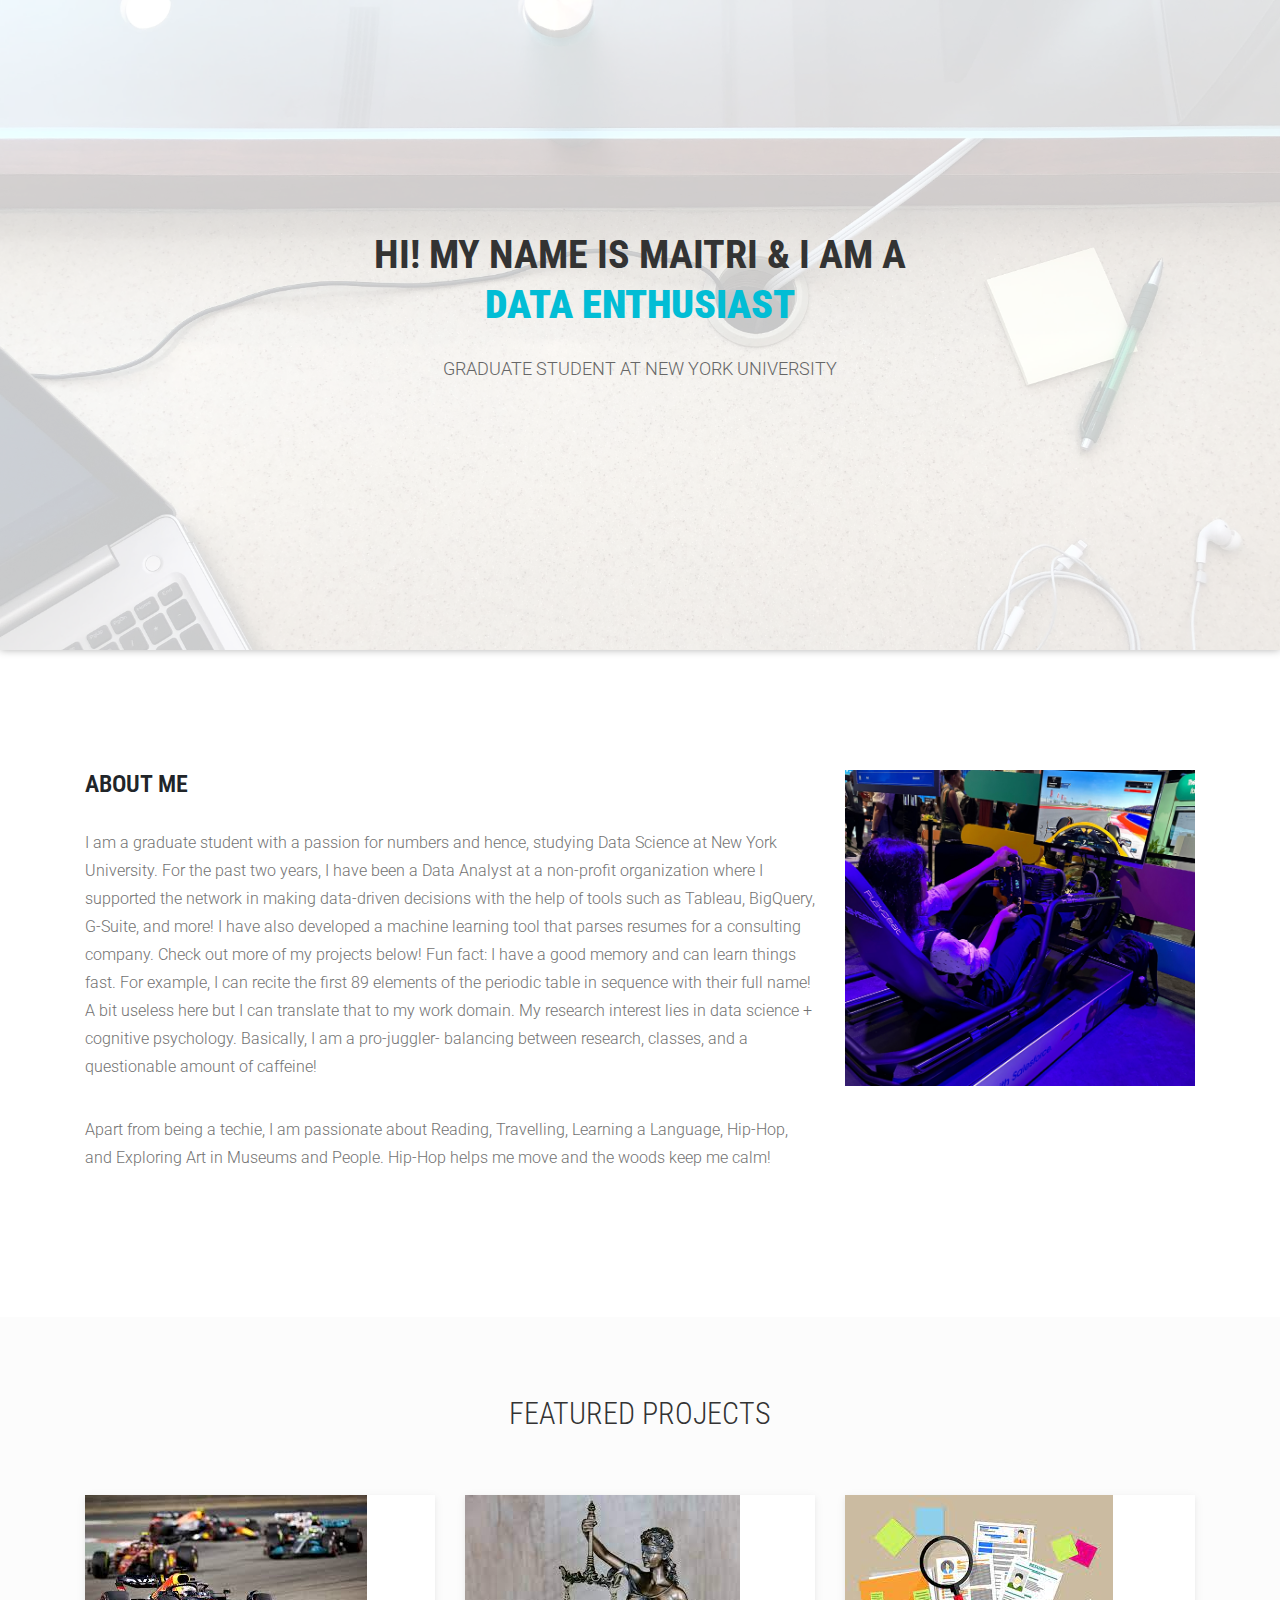
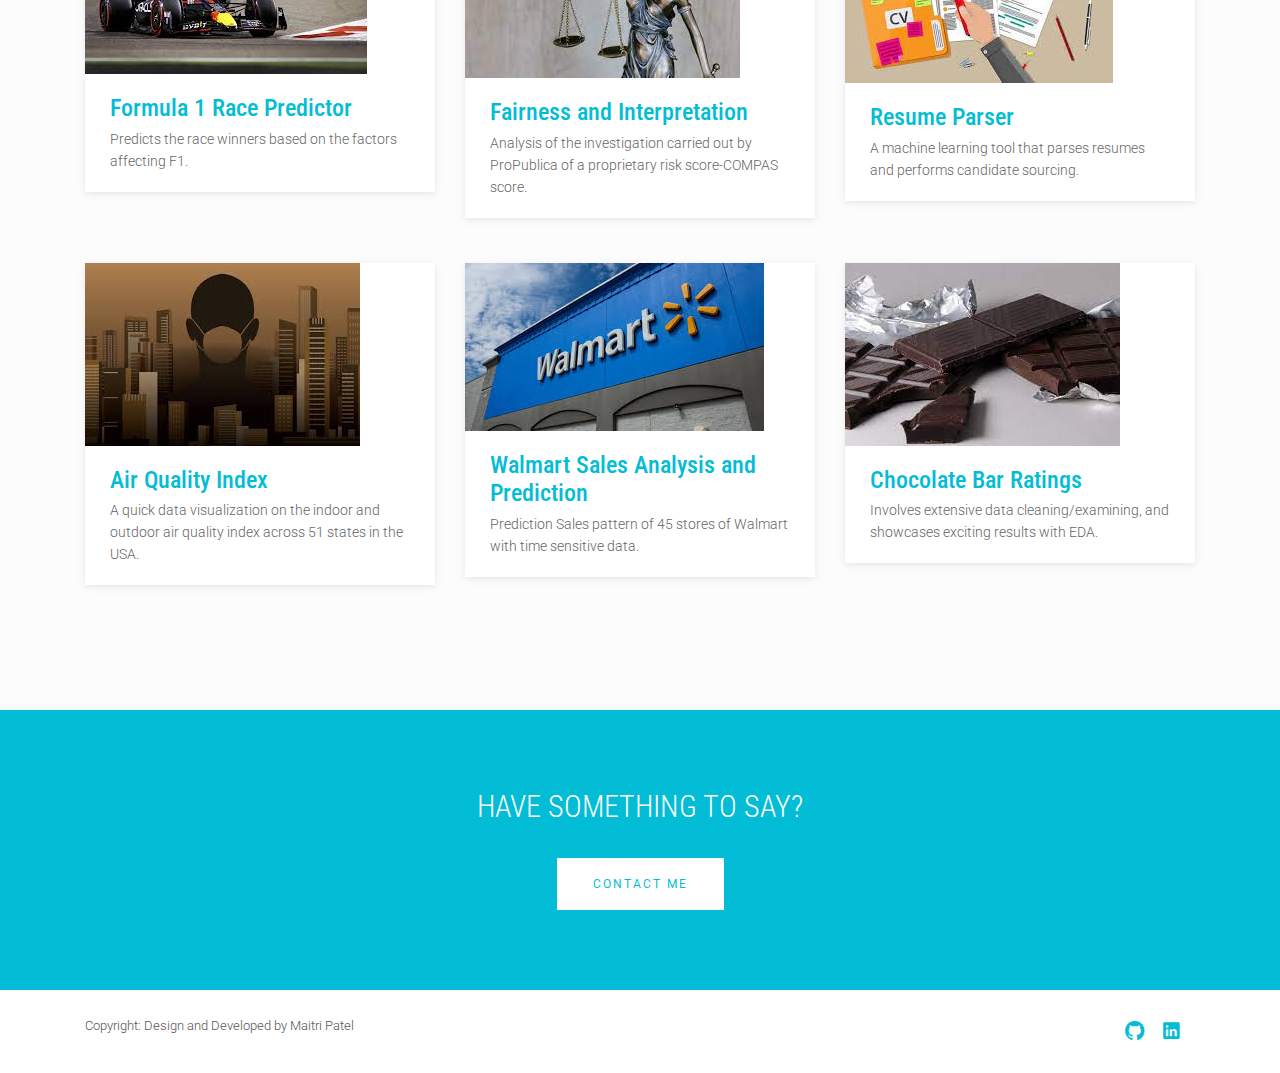
<file: index.html>
<!DOCTYPE html>

<!--
 // WEBSITE: https://themefisher.com
 // TWITTER: https://twitter.com/themefisher
 // FACEBOOK: https://www.facebook.com/themefisher
 // GITHUB: https://github.com/themefisher/
-->

<!DOCTYPE html>

<!--
 // WEBSITE: https://themefisher.com
 // TWITTER: https://twitter.com/themefisher
 // FACEBOOK: https://www.facebook.com/themefisher
 // GITHUB: https://github.com/themefisher/
-->

<html class="no-js">
    <head>
        <!-- Basic Page Needs
        ================================================== -->
        <meta charset="utf-8">
        <meta http-equiv="Content-Type" content="text/html; charset=utf-8">
        <link rel="icon" href="favicon.ico">
        <title>Me@Maitri</title>
        <meta name="description" content="">
        <meta name="keywords" content="">
        <meta name="author" content="">
        <!-- Mobile Specific Metas
        ================================================== -->
        <meta name="format-detection" content="telephone=no">
        <meta name="viewport" content="width=device-width, initial-scale=1">

        
        <!-- Template CSS Files
        ================================================== -->
        <!-- Twitter Bootstrs CSS -->
        <link rel="stylesheet" href="plugins/bootstrap/bootstrap.min.css">
        <!-- Ionicons Fonts Css -->
        <link rel="stylesheet" href="plugins/ionicons/ionicons.min.css">
        <!-- animate css -->
        <link rel="stylesheet" href="plugins/animate-css/animate.css">
        <!-- Hero area slider css-->
        <link rel="stylesheet" href="plugins/slider/slider.css">
        <!-- slick slider -->
        <link rel="stylesheet" href="plugins/slick/slick.css">
        <!-- Fancybox -->
        <link rel="stylesheet" href="plugins/facncybox/jquery.fancybox.css">
        <!-- hover -->
        <link rel="stylesheet" href="plugins/hover/hover-min.css">
        <!-- template main css file -->
        <link rel="stylesheet" href="css/style.css">
    </head>
    <body>

<!--
==================================================
Slider Section Start
================================================== -->
<section id="hero-area">
  <div class="container">
    <div class="row">
      <div class="col-md-12 text-center">
        <div class="block wow fadeInUp" data-wow-delay=".3s">

          <!-- Slider -->
          <section class="cd-intro">
            <h1 class="wow fadeInUp animated cd-headline slide" data-wow-delay=".4s">
              <span>HI! MY NAME IS MAITRI &amp; I AM A</span><br>
              <span class="cd-words-wrapper">
                <b class="is-visible">DATA ENTHUSIAST</b>
                <b>DEVELOPER</b>
                <b>DANCER</b>
              </span>
            </h1>
          </section> <!-- cd-intro -->
          <!-- /.slider -->
          <h2 class="wow fadeInUp animated" data-wow-delay=".6s">
            Graduate student at New York University
          </h2>
          
        </div>
      </div>
    </div>
  </div>
</section>
<!--/#main-slider-->

<!--
==================================================
About Section Start
================================================== -->
<section id="about">
  <div class="container">
    <div class="row">
      <div class="col-md-8 col-sm-8">
        <div class="block wow fadeInLeft" data-wow-delay=".3s" data-wow-duration="500ms">
          <h2>
            ABOUT ME
          </h2>
          <p>
           I am a graduate student with a passion for numbers and hence, studying Data Science at New York University. For the past two years, 
	    I have been a Data Analyst at a non-profit organization where I supported the network in making data-driven decisions with the help of tools such as Tableau, BigQuery, G-Suite, and more!
	    I have also developed a machine learning tool that parses resumes for a consulting company. Check out more of my projects below!
   	    Fun fact: I have a good memory and can learn things fast. For example, I can recite the first 89 elements of the periodic table in sequence with their full name! A bit useless here but I can translate that to my work domain. My research interest lies in data science + cognitive psychology. Basically, I am a pro-juggler- balancing between research, classes, and a questionable amount of caffeine!
	    
          </p>
          <p>
            Apart from being a techie, I am passionate about Reading, Travelling, Learning a Language, Hip-Hop, and Exploring Art in Museums and People. Hip-Hop helps me move and the woods keep me calm!
          </p>
        </div>

      </div>
      <div class="col-md-4 col-sm-4">
        <div class="block wow fadeInRight" data-wow-delay=".3s" data-wow-duration="500ms">
          <img src="images/about/about.jpg" alt="">
        </div>
      </div>
    </div>
  </div>
</section> <!-- /#about -->


<!--
==================================================
Portfolio Section Start
================================================== -->
<section id="works" class="works">
  <div class="container">
    <div class="section-heading">
      <h1 class="title wow fadeInDown" data-wow-delay=".3s">Featured Projects</br>
    </div>
    <div class="row">
      <div class="col-md-4 col-sm-6">
        <figure class="wow fadeInLeft animated portfolio-item" data-wow-duration="500ms" data-wow-delay="0ms">
          <div class="img-wrapper">
            <img src="images/portfolio/item-1.jpg" class="img-fluid" alt="this is a title">
            <div class="overlay">
            	<div class="buttons">
                  <a target="_blank" href="Formula1.html">Details</a>
                </div>
            </div>
          </div>
          <figcaption>
            <h4>
              <a href="#">
                Formula 1 Race Predictor
              </a>
            </h4>
            <p>
              Predicts the race winners based on the factors affecting F1.
            </p>
          </figcaption>
        </figure>
      </div>
      <div class="col-md-4 col-sm-6">
        <figure class="wow fadeInLeft animated" data-wow-duration="500ms" data-wow-delay="300ms">
          <div class="img-wrapper">
            <img src="images/portfolio/item-2.JPG" class="img-fluid" alt="this is a title">
            <div class="overlay">
              <div class="buttons">
                <a target="_blank" href="fairness_and_interpretation.html">Details</a>
              </div>
            </div>
          </div>
          <figcaption>
            <h4>
              <a href="#">
                Fairness and Interpretation
              </a>
            </h4>
            <p>
              Analysis of the investigation carried out by ProPublica of a proprietary risk score-COMPAS score.
            </p>
          </figcaption>
        </figure>
      </div>
      <div class="col-md-4 col-sm-6">
        <figure class="wow fadeInLeft animated" data-wow-duration="500ms" data-wow-delay="300ms">
          <div class="img-wrapper">
            <img src="images/portfolio/item-3.jpg" class="img-fluid" alt="">
            <div class="overlay">
              <div class="buttons">
                <a target="_blank" href="resume_parser.html">Details</a>
              </div>
            </div>
          </div>
          <figcaption>
            <h4>
              <a href="#">
                Resume Parser
              </a>
            </h4>
            <p>
              A machine learning tool that parses resumes and performs candidate sourcing.
            </p>
          </figcaption>
        </figure>
      </div>
      <div class="col-md-4 col-sm-6">
        <figure class="wow fadeInLeft animated" data-wow-duration="500ms" data-wow-delay="600ms">
          <div class="img-wrapper">
            <img src="images/portfolio/item-4.JPG" class="img-fluid" alt="">
            <div class="overlay">
              <div class="buttons">
                 <!-- <a rel="gallery" class="fancybox" href="images/portfolio/item-4.jpg">Demo</a>  -->
                <a target="_blank" href="air_quality.html">Details</a>
              </div>
            </div>
          </div>
          <figcaption>
            <h4>
              <a href="#">
                Air Quality Index
              </a>
            </h4>
            <p>
              A quick data visualization on the indoor and outdoor air quality index across 51 states in the USA.
            </p>
          </figcaption>
        </figure>
      </div>
      <div class="col-md-4 col-sm-6">
        <figure class="wow fadeInLeft animated" data-wow-duration="500ms" data-wow-delay="900ms">
          <div class="img-wrapper">
            <img src="images/portfolio/item-5.jpg" class="img-fluid" alt="">
            <div class="overlay">
              <div class="buttons">
             
                <a target="_blank" href="walmart.html">Details</a>
              </div>
            </div>
          </div>
          <figcaption>
            <h4>
              <a href="#">
                Walmart Sales Analysis and Prediction
              </a>
            </h4>
            <p>
              Prediction Sales pattern of 45 stores of Walmart with time sensitive data.
            </p>
          </figcaption>
        </figure>
      </div>
      <div class="col-md-4 col-sm-6">
        <figure class="wow fadeInLeft animated" data-wow-duration="500ms" data-wow-delay="1200ms">
          <div class="img-wrapper">
            <img src="images/portfolio/item-6.jpg" class="img-fluid" alt="">
            <div class="overlay">
              <div class="buttons">
               
                <a target="_blank" href="chocolate_ratings.html">Details</a>
              </div>
            </div>
          </div>
          <figcaption>
            <h4>
              <a href="#">
                Chocolate Bar Ratings
              </a>
            </h4>
            <p>
              Involves extensive data cleaning/examining, and showcases exciting results with EDA.
            </p>
          </figcaption>
        </figure>
      </div>
    </div>
  </div>
</section> <!-- #works -->
<!--

            <!--
            ==================================================
            Call To Action Section Start
            ================================================== -->
            <section id="call-to-action">
                <div class="container">
                    <div class="row">
                        <div class="col-md-12">
                            <div class="block">
                                <h2 class="title wow fadeInDown" data-wow-delay=".3s" data-wow-duration="500ms">Have something to say?</h1>
                                
                                <a href="mailto:maitripatel1299@gmail.com" class="btn btn-default btn-contact wow fadeInDown" data-wow-delay=".7s" data-wow-duration="500ms">Contact Me</a>
                            </div>
                        </div>
                        
                    </div>
                </div>
            </section>

            <!--
            ==================================================
            Footer Section Start
            ================================================== -->
            <footer id="footer">
                <div class="container">
                    <div class="row content-justify-between">
                        <div class="col-md-8 col-12 text-center text-lg-left text-md-left">
                            <p class="copyright">Copyright: Design and Developed by Maitri Patel
                            </p>
                        </div>
                        <div class="col-md-4 col-12">
                            <!-- Social Media -->
                            <ul class="social text-center text-md-right text-lg-right">
                          
                                <li>
                                    <a href="https://github.com/maitri99" class="Github">
                                        <i class="ion-social-github"></i>
                                    </a>
                                </li>
                                <li>
                                    <a href="https://www.linkedin.com/in/maitri-patel-7269bb148" class="Linkedin">
                                        <i class="ion-social-linkedin"></i>
                                    </a>
                                </li>
                               
                            </ul>
                        </div>
                    </div>
                </div>
            </footer> <!-- /#footer -->

	<!-- Template Javascript Files
	================================================== -->
	<!-- jquery -->
	<script src="plugins/jQurey/jquery.min.js"></script>
	<!-- Form Validation -->
    <script src="plugins/form-validation/jquery.form.js"></script> 
    <script src="plugins/form-validation/jquery.validate.min.js"></script>
	<!-- slick slider -->
	<script src="plugins/slick/slick.min.js"></script>
	<!-- bootstrap js -->
	<script src="plugins/bootstrap/bootstrap.min.js"></script>
	<!-- wow js -->
	<script src="plugins/wow-js/wow.min.js"></script>
	<!-- slider js -->
	<script src="plugins/slider/slider.js"></script>
	<!-- Fancybox -->
	<script src="plugins/facncybox/jquery.fancybox.js"></script>
	<!-- template main js -->
	<script src="js/main.js"></script>
 	</body>
</html>
</file>
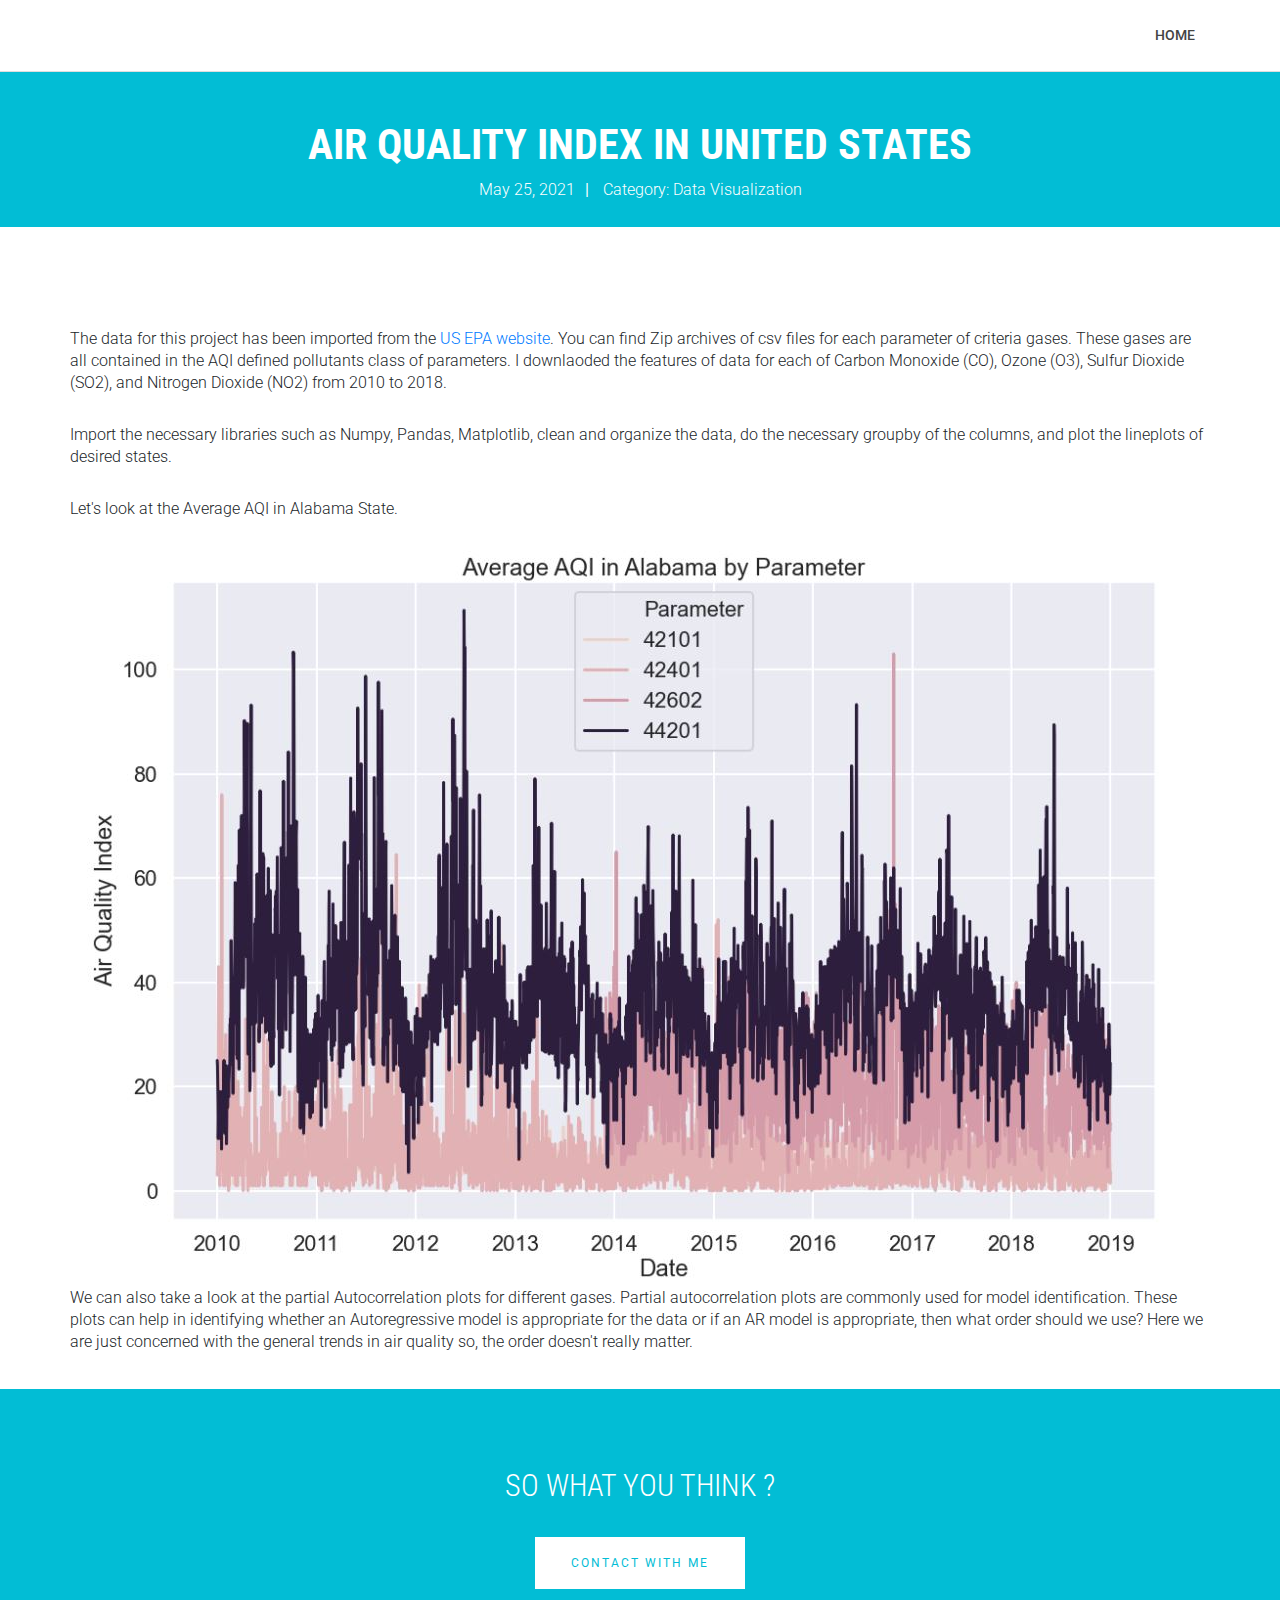
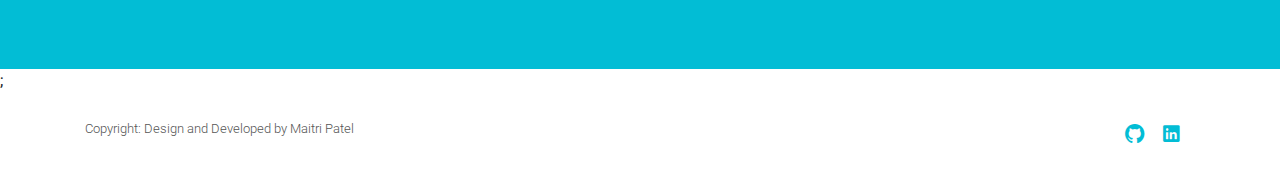
<file: air_quality.html>
<!DOCTYPE html>


<html class="no-js">
    <head>
        <!-- Basic Page Needs
        ================================================== -->
        <meta charset="utf-8">
        <meta http-equiv="Content-Type" content="text/html; charset=utf-8">
        <link rel="icon" href="favicon.ico">
        <title>air-quality-index@Maitri</title>
        <meta name="description" content="">
        <meta name="keywords" content="">
        <meta name="author" content="">
        <!-- Mobile Specific Metas
        ================================================== -->
        <meta name="format-detection" content="telephone=no">
        <meta name="viewport" content="width=device-width, initial-scale=1">

        
        <!-- Template CSS Files
        ================================================== -->
        <!-- Twitter Bootstrs CSS -->
        <link rel="stylesheet" href="plugins/bootstrap/bootstrap.min.css">
        <!-- Ionicons Fonts Css -->
        <link rel="stylesheet" href="plugins/ionicons/ionicons.min.css">
        <!-- animate css -->
        <link rel="stylesheet" href="plugins/animate-css/animate.css">
        <!-- Hero area slider css-->
        <link rel="stylesheet" href="plugins/slider/slider.css">
        <!-- slick slider -->
        <link rel="stylesheet" href="plugins/slick/slick.css">
        <!-- Fancybox -->
        <link rel="stylesheet" href="plugins/facncybox/jquery.fancybox.css">
        <!-- hover -->
        <link rel="stylesheet" href="plugins/hover/hover-min.css">
        <!-- template main css file -->
        <link rel="stylesheet" href="css/style.css">
    </head>
    <body> <!--
        ==================================================
        Header Section Start
        ================================================== -->
<section class="top-bar animated-header">
    <div class="container">
        <div class="row">
            <div class="col-lg-12">
                <nav class="navbar navbar-expand-lg navbar-light bg-light">
                    
                    <button class="navbar-toggler" type="button" data-toggle="collapse" data-target="#navbarSupportedContent" aria-controls="navbarSupportedContent"
                        aria-expanded="false" aria-label="Toggle navigation">
                        <span class="navbar-toggler-icon"></span>
                    </button>

                    <div class="collapse navbar-collapse" id="navbarSupportedContent">
                        <ul class="navbar-nav ml-auto">
                            <li class="nav-item">
                                <a class="nav-link" href="index.html">Home
                                    <span class="sr-only">(current)</span>
                                </a>
                            </li>
 <!-- ==================================================
       
                            <li class="nav-item dropdown">
                                <a class="nav-link dropdown-toggle" href="#" id="navbarDropdown" role="button" data-toggle="dropdown" aria-haspopup="true"
                                    aria-expanded="false">
                                    Pages
                                </a>
                                <div class="dropdown-menu" aria-labelledby="navbarDropdown">
                                    <a class="dropdown-item" href="404.html">404 Page</a>
                                    <a class="dropdown-item" href="gallery.html">Gallery</a>
                                    <a class="dropdown-item" href="single-post.html">Single Post</a>
                                </div>
                            </li>
                            <li class="nav-item dropdown">
                                <a class="nav-link dropdown-toggle" href="#" id="navbarDropdown" role="button" data-toggle="dropdown" aria-haspopup="true"
                                    aria-expanded="false">
                                    Blog
                                </a>
                                <div class="dropdown-menu" aria-labelledby="navbarDropdown">
                                    <a class="dropdown-item" href="blog-fullwidth.html">Blog Full</a>
                                    <a class="dropdown-item" href="blog-left-sidebar.html">Blog Left sidebar</a>
                                    <a class="dropdown-item" href="blog-right-sidebar.html">Blog Right sidebar</a>
                                </div>
                            </li>
                            <li class="nav-item">
                                <a class="nav-link" href="contact.html">Contact</a>
                            </li>
 ================================================== -->
                        </ul>
                    </div>
                </nav>
            </div>
        </div>
    </div>
</section>
<!--
==================================================
Global Page Section Start
================================================== -->
<section class="global-page-header">
  <div class="container">
    <div class="row">
      <div class="col-md-12">
        <div class="block">
          <h2>Air Quality Index in United States</h2>
          <div class="portfolio-meta">
            <span>May 25, 2021</span>|
            <span> Category: Data Visualization</span>
    
          </div>
        </div>
      </div>
    </div>
  </div>
</section>
<!--/#Page header-->

<!-- work details part start -->
<section class="work-single">
  <div class="container">
    <div class="row">
      <div class="col-lg-12">
        
      </div>
    </div>
    <div class="row">
      <div class="c">
        <!-- work single Content -->
        <div class="work-single-content">

          <p>The data for this project has been imported from the <a href="https://www.epa.gov/outdoor-air-quality-data">US EPA website</a>. You can find Zip archives of csv files for each parameter of criteria gases. 
		These gases are all contained in the AQI defined pollutants class of parameters. I downlaoded the features of data for each of Carbon Monoxide (CO), Ozone (O3), Sulfur Dioxide (SO2), and Nitrogen Dioxide (NO2) from 2010 to 2018.</p>
          <p>Import the necessary libraries such as Numpy, Pandas, Matplotlib, clean and organize the data, do the necessary groupby of the columns, and plot the lineplots of desired states.</p>

	  
	  <p> Let's look at the Average AQI in Alabama State.</p>

  
	</div>
      </div>
      <div class="row">
        <div class="block wow fadeInRight" data-wow-delay=".3s" data-wow-duration="500ms">
          <img src="images/about/aqi.JPG" alt="">
        </div>
      </div>
 		<p>We can also take a look at the partial Autocorrelation plots for different gases. Partial autocorrelation plots are commonly used for model identification. 
		These plots can help in identifying whether an Autoregressive model is appropriate for the data or if an AR model is appropriate, then what order should we use?
		Here we are just concerned with the general trends in air quality so, the order doesn't really matter. </p>
<!--
      <div class="col-lg-12">
        <a class="btn btn-dafault btn-work hvr-bounce-to-right" href="#">get this work</a>
      </div> 
-->
    </div>
  </div>
</section>
<!-- work details part end -->


            <!--
            ==================================================
            Call To Action Section Start
            ================================================== -->
            <section id="call-to-action">
                <div class="container">
                    <div class="row">
                        <div class="col-md-12">
                            <div class="block">
                                <h2 class="title wow fadeInDown" data-wow-delay=".3s" data-wow-duration="500ms">SO WHAT YOU THINK ?</h1>
                               
                                <a href="mailto:maitripatel1299@gmail.com" class="btn btn-default btn-contact wow fadeInDown" data-wow-delay=".7s" data-wow-duration="500ms">Contact With Me</a>
                            </div>
                        </div>
                        
                    </div>
                </div>
            </section>;
            <!--
            ==================================================
            Footer Section Start
            ================================================== -->
            <footer id="footer">
                <div class="container">
                    <div class="row content-justify-between">
                        <div class="col-md-8 col-12 text-center text-lg-left text-md-left">
                            <p class="copyright">Copyright: Design and Developed by Maitri Patel
                            </p>
                        </div>
                        <div class="col-md-4 col-12">
                            <!-- Social Media -->
                            <ul class="social text-center text-md-right text-lg-right">
                          
                                <li>
                                    <a href="https://github.com/maitri99" class="Github">
                                        <i class="ion-social-github"></i>
                                    </a>
                                </li>
                                <li>
                                    <a href="https://www.linkedin.com/in/maitri-patel-7269bb148" class="Linkedin">
                                        <i class="ion-social-linkedin"></i>
                                    </a>
                                </li>
                               
                            </ul>
                        </div>
                    </div>
                </div>
            </footer> <!-- /#footer -->
	<!-- Template Javascript Files
	================================================== -->
	<!-- jquery -->
	<script src="plugins/jQurey/jquery.min.js"></script>
	<!-- Form Validation -->
    <script src="plugins/form-validation/jquery.form.js"></script> 
    <script src="plugins/form-validation/jquery.validate.min.js"></script>
	<!-- slick slider -->
	<script src="plugins/slick/slick.min.js"></script>
	<!-- bootstrap js -->
	<script src="plugins/bootstrap/bootstrap.min.js"></script>
	<!-- wow js -->
	<script src="plugins/wow-js/wow.min.js"></script>
	<!-- slider js -->
	<script src="plugins/slider/slider.js"></script>
	<!-- Fancybox -->
	<script src="plugins/facncybox/jquery.fancybox.js"></script>
	<!-- template main js -->
	<script src="js/main.js"></script>
 	</body>
</html>
</file>
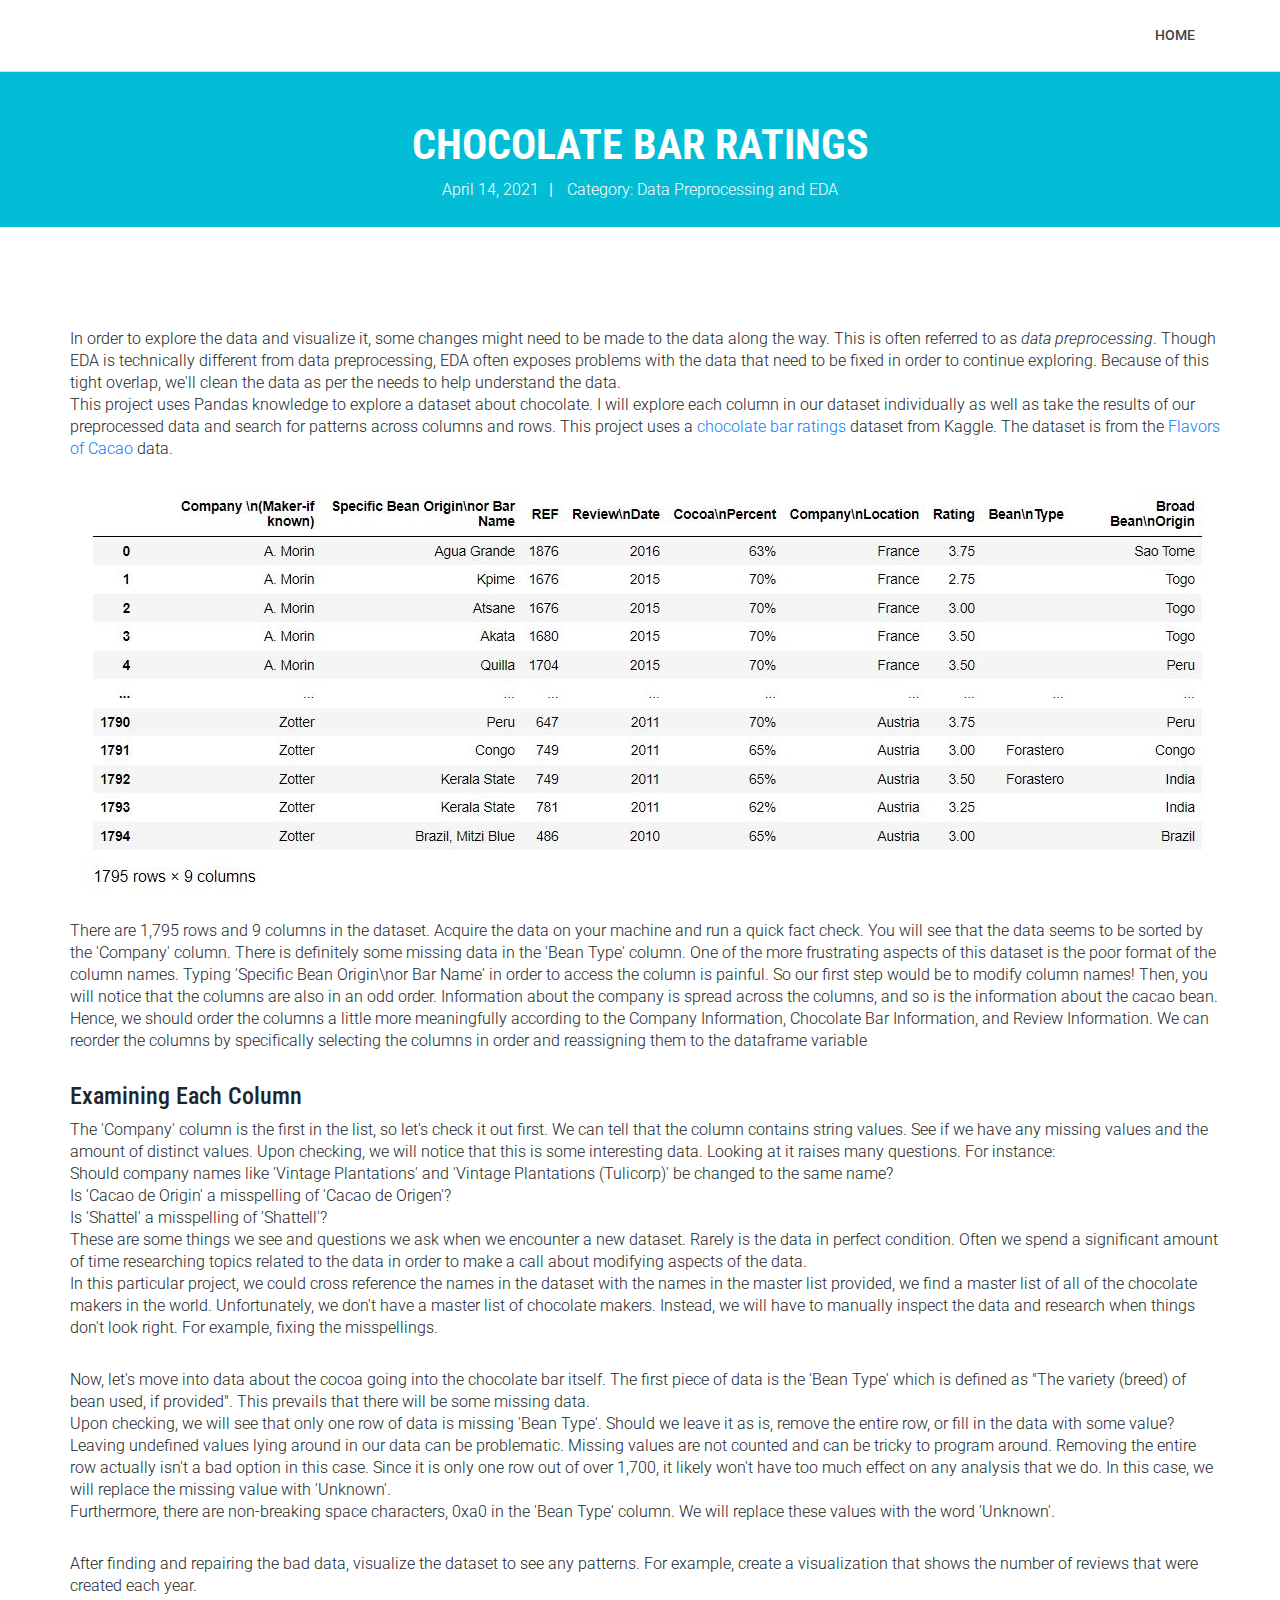
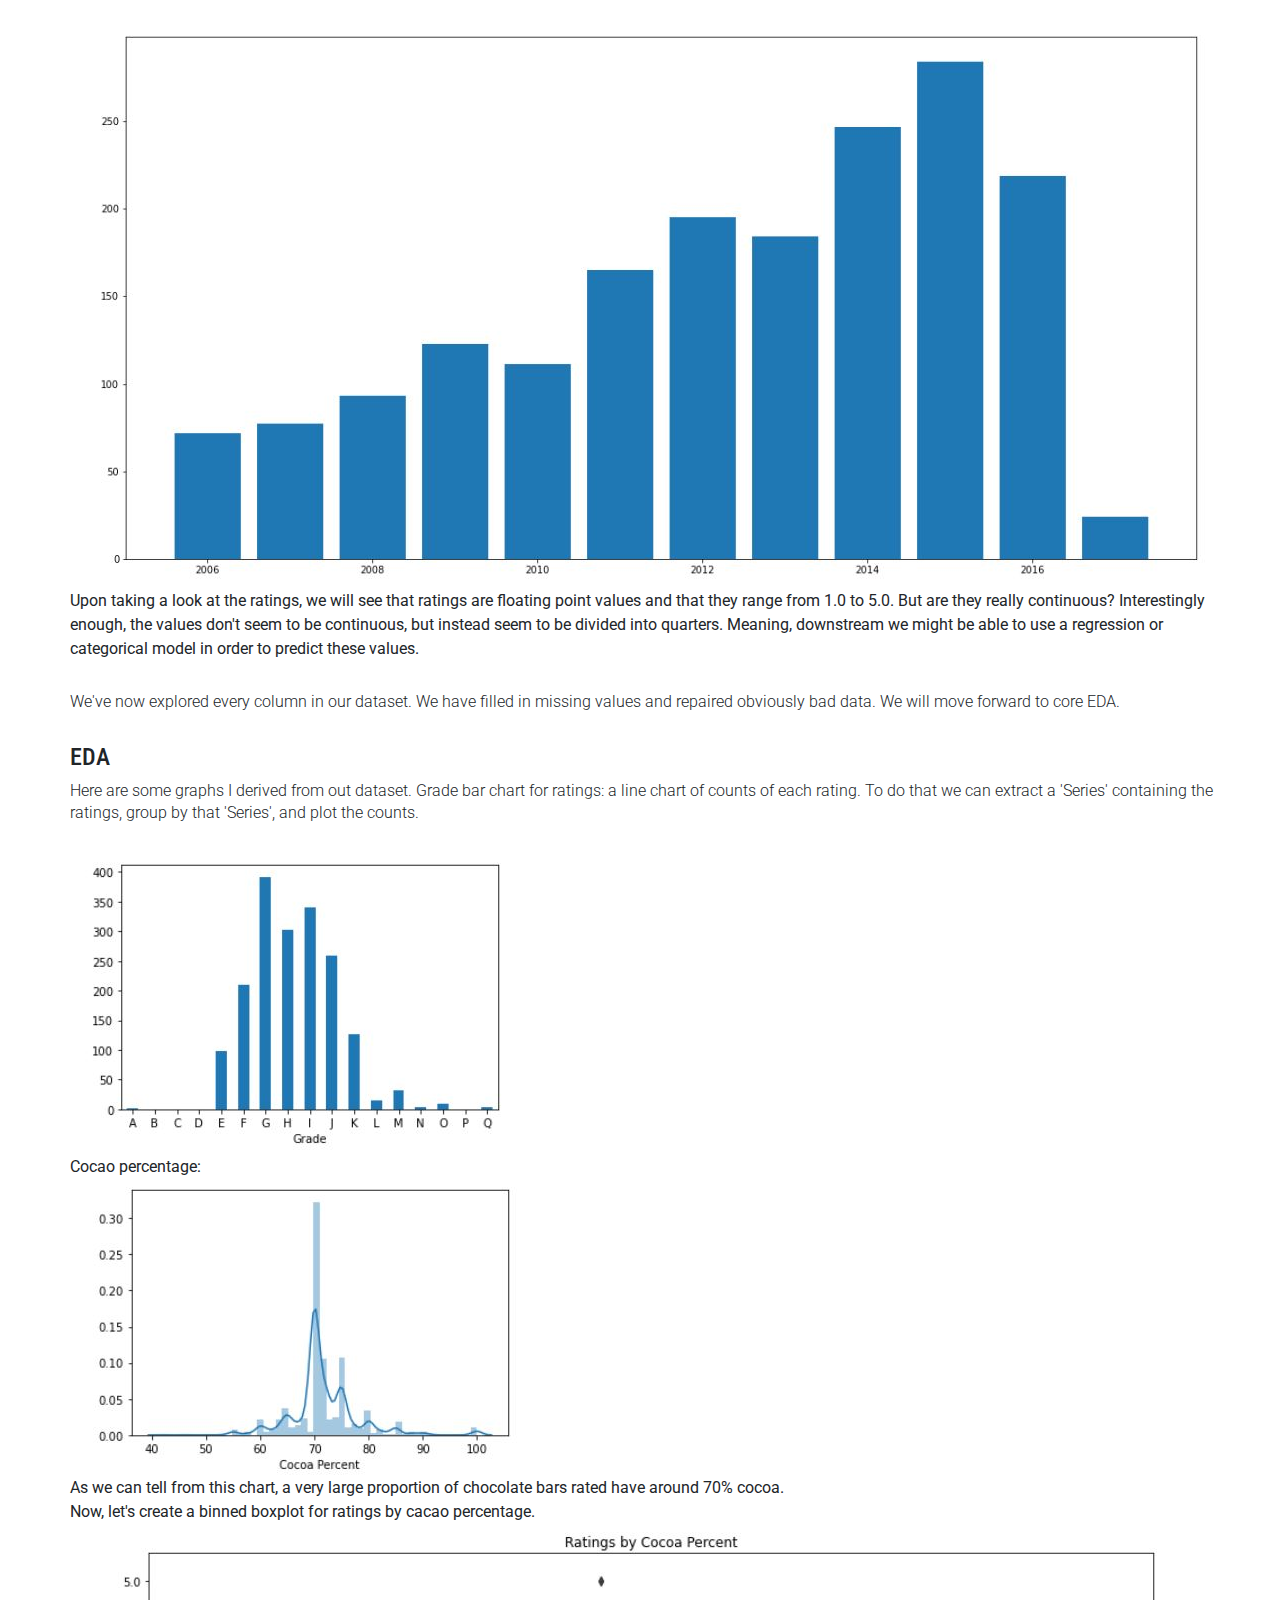
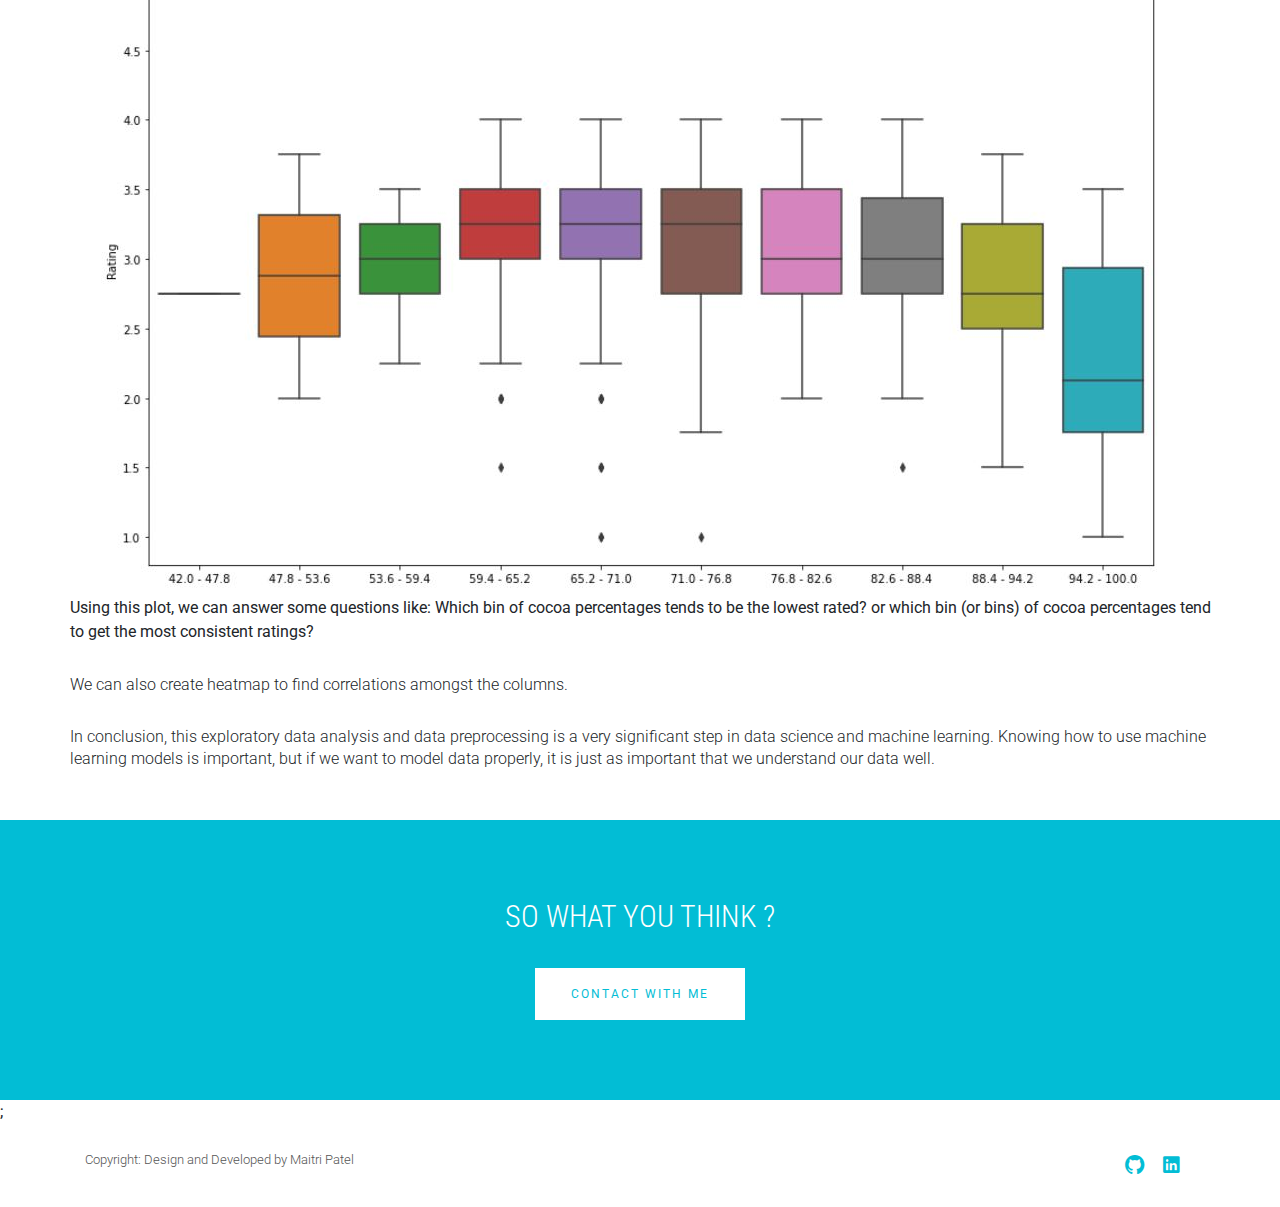
<file: chocolate_ratings.html>
<!DOCTYPE html>


<html class="no-js">
    <head>
        <!-- Basic Page Needs
        ================================================== -->
        <meta charset="utf-8">
        <meta http-equiv="Content-Type" content="text/html; charset=utf-8">
        <link rel="icon" href="favicon.ico">
        <title>chocolate-bar-ratings@Maitri</title>
        <meta name="description" content="">
        <meta name="keywords" content="">
        <meta name="author" content="">
        <!-- Mobile Specific Metas
        ================================================== -->
        <meta name="format-detection" content="telephone=no">
        <meta name="viewport" content="width=device-width, initial-scale=1">

        
        <!-- Template CSS Files
        ================================================== -->
        <!-- Twitter Bootstrs CSS -->
        <link rel="stylesheet" href="plugins/bootstrap/bootstrap.min.css">
        <!-- Ionicons Fonts Css -->
        <link rel="stylesheet" href="plugins/ionicons/ionicons.min.css">
        <!-- animate css -->
        <link rel="stylesheet" href="plugins/animate-css/animate.css">
        <!-- Hero area slider css-->
        <link rel="stylesheet" href="plugins/slider/slider.css">
        <!-- slick slider -->
        <link rel="stylesheet" href="plugins/slick/slick.css">
        <!-- Fancybox -->
        <link rel="stylesheet" href="plugins/facncybox/jquery.fancybox.css">
        <!-- hover -->
        <link rel="stylesheet" href="plugins/hover/hover-min.css">
        <!-- template main css file -->
        <link rel="stylesheet" href="css/style.css">
    </head>
    <body> <!--
        ==================================================
        Header Section Start
        ================================================== -->
<section class="top-bar animated-header">
    <div class="container">
        <div class="row">
            <div class="col-lg-12">
                <nav class="navbar navbar-expand-lg navbar-light bg-light">
                    
                    <button class="navbar-toggler" type="button" data-toggle="collapse" data-target="#navbarSupportedContent" aria-controls="navbarSupportedContent"
                        aria-expanded="false" aria-label="Toggle navigation">
                        <span class="navbar-toggler-icon"></span>
                    </button>

                    <div class="collapse navbar-collapse" id="navbarSupportedContent">
                        <ul class="navbar-nav ml-auto">
                            <li class="nav-item">
                                <a class="nav-link" href="index.html">Home
                                    <span class="sr-only">(current)</span>
                                </a>
                            </li>
 <!-- ==================================================
       
                            <li class="nav-item dropdown">
                                <a class="nav-link dropdown-toggle" href="#" id="navbarDropdown" role="button" data-toggle="dropdown" aria-haspopup="true"
                                    aria-expanded="false">
                                    Pages
                                </a>
                                <div class="dropdown-menu" aria-labelledby="navbarDropdown">
                                    <a class="dropdown-item" href="404.html">404 Page</a>
                                    <a class="dropdown-item" href="gallery.html">Gallery</a>
                                    <a class="dropdown-item" href="single-post.html">Single Post</a>
                                </div>
                            </li>
                            <li class="nav-item dropdown">
                                <a class="nav-link dropdown-toggle" href="#" id="navbarDropdown" role="button" data-toggle="dropdown" aria-haspopup="true"
                                    aria-expanded="false">
                                    Blog
                                </a>
                                <div class="dropdown-menu" aria-labelledby="navbarDropdown">
                                    <a class="dropdown-item" href="blog-fullwidth.html">Blog Full</a>
                                    <a class="dropdown-item" href="blog-left-sidebar.html">Blog Left sidebar</a>
                                    <a class="dropdown-item" href="blog-right-sidebar.html">Blog Right sidebar</a>
                                </div>
                            </li>
                            <li class="nav-item">
                                <a class="nav-link" href="contact.html">Contact</a>
                            </li>
 ================================================== -->
                        </ul>
                    </div>
                </nav>
            </div>
        </div>
    </div>
</section>
<!--
==================================================
Global Page Section Start
================================================== -->
<section class="global-page-header">
  <div class="container">
    <div class="row">
      <div class="col-md-12">
        <div class="block">
          <h2>Chocolate Bar Ratings</h2>
          <div class="portfolio-meta">
            <span>April 14, 2021</span>|
            <span> Category: Data Preprocessing and EDA</span>
    
          </div>
        </div>
      </div>
    </div>
  </div>
</section>
<!--/#Page header-->

<!-- work details part start -->
<section class="work-single">
  <div class="container">
    <div class="row">
      <div class="col-lg-12">
        
      </div>
    </div>
    <div class="row">
      <div class="">
        <!-- work single Content -->
        <div class="work-single-content">

          <p>In order to explore the data and visualize it, some changes might need to be made to the data along the way. This is often referred to as <i>data preprocessing</i>.
	     Though EDA is technically different from data preprocessing, EDA often exposes problems with the data that need to be fixed in order to continue exploring. Because of this 
	     tight overlap, we'll clean the data as per the needs to help understand the data.
	     <br> This project uses Pandas knowledge to explore a dataset about chocolate. I will explore each column in our dataset individually as well as take the results of our 
	      preprocessed data and search for patterns across columns and rows. This project uses a <a href="https://www.kaggle.com/datasets/rtatman/chocolate-bar-ratings">chocolate bar ratings</a> dataset from Kaggle. 
	      The dataset is from the <a href="https://flavorsofcacao.com/flavor.html">Flavors of Cacao</a> data.
	<div class="col-md-4 col-sm-6">
        <div class="block wow fadeInRight" data-wow-delay=".3s" data-wow-duration="500ms">
          <img src="images/about/c1.JPG" alt="">
        </div>
      </div></p>
          <p>There are 1,795 rows and 9 columns in the dataset. Acquire the data on your machine and run a quick fact check. You will see that the data seems to be sorted by the 'Company' column.
	     There is definitely some missing data in the 'Bean Type' column. One of the more frustrating aspects of this dataset is the poor format of the column names. Typing 'Specific Bean Origin\nor Bar Name' in order
	     to access the column is painful. So our first step would be to modify column names! Then, you will notice that the columns are also in an odd order. Information about the 
	     company is spread across the columns, and so is the information about the cacao bean. Hence, we should order the columns a little more meaningfully according to the Company Information, Chocolate Bar Information, and Review Information.
	     We can reorder the columns by specifically selecting the columns in order and reassigning them to the dataframe variable</p>

	  <h4>Examining Each Column</h4>
	  <p> The 'Company' column is the first in the list, so let's check it out first. We can tell that the column contains string values. See if we have any missing values and the amount of distinct values. Upon checking, 
	      we will notice that this is some interesting data. Looking at it raises many questions. For instance:

	<br>Should company names like 'Vintage Plantations' and 'Vintage Plantations (Tulicorp)' be changed to the same name?
	<br>Is 'Cacao de Origin' a misspelling of 'Cacao de Origen'?
	<br>Is 'Shattel' a misspelling of 'Shattell'?
	<br>These are some things we see and questions we ask when we encounter a new dataset. Rarely is the data in perfect condition. Often we spend a significant amount of time researching topics related to the data in order to make a call about modifying aspects of the data.
	<br>In this particular project, we could cross reference the names in the dataset with the names in the master list provided, we find a master list of all of the chocolate makers 
	in the world. Unfortunately, we don't have a master list of chocolate makers. Instead, we will have to manually inspect the data and research when things don't look right. For example, fixing the misspellings.</p>
	  
	
	  <p>Now, let's move into data about the cocoa going into the chocolate bar itself. The first piece of data is the 'Bean Type' which is defined as "The variety (breed) of bean used, if provided". This prevails that there will be some missing data.
		<br>Upon checking, we will see that only one row of data is missing 'Bean Type'. Should we leave it as is, remove the entire row, or fill in the data with some value?
		<br>Leaving undefined values lying around in our data can be problematic. Missing values are not counted and can be tricky to program around. Removing the entire row 
	         actually isn't a bad option in this case. Since it is only one row out of over 1,700, it likely won't have too much effect on any analysis that we do. In this case, we will replace the missing value with 'Unknown'.
		<br>Furthermore, there are non-breaking space characters, 0xa0 in the 'Bean Type' column. We will replace these values with the word 'Unknown'.</p>
	  <p>After finding and repairing the bad data, visualize the dataset to see any patterns. For example, create a visualization that shows the number of reviews that were created each year.
	<div class="col-md-4 col-sm-6">
        <div class="block wow fadeInRight" data-wow-delay=".3s" data-wow-duration="500ms">
          <img src="images/about/c2.JPG" alt="">
        </div>
      </div>
	Upon taking a look at the ratings, we will see that ratings are floating point values and that they range from 1.0 to 5.0. But are they really continuous?
	Interestingly enough, the values don't seem to be continuous, but instead seem to be divided into quarters. Meaning, downstream we might be able to use a regression or categorical model in order to predict these values.</p>
        <p>We've now explored every column in our dataset. We have filled in missing values and repaired obviously bad data. We will move forward to core EDA.</p>
	  <h4>EDA</h4>

          <p>Here are some graphs I derived from out dataset. Grade bar chart for ratings: a line chart of counts of each rating. To do that we can extract a 'Series' containing the ratings, group by that 'Series', and plot the counts.
      <div class="col-md-4 col-sm-6">
        <div class="block wow fadeInRight" data-wow-delay=".3s" data-wow-duration="500ms">
          <img src="images/about/c3.JPG" alt="">
        </div>
      </div>
	Cocao percentage:
      <div class="col-md-4 col-sm-6">
        <div class="block wow fadeInRight" data-wow-delay=".3s" data-wow-duration="500ms">
          <img src="images/about/c4.JPG" alt="">
        </div>
      </div>
	As we can tell from this chart, a very large proportion of chocolate bars rated have around 70% cocoa.
		<br>Now, let's create a binned boxplot for ratings by cacao percentage.
	<div class="col-md-4 col-sm-6">
        <div class="block wow fadeInRight" data-wow-delay=".3s" data-wow-duration="500ms">
          <img src="images/about/c5.JPG" alt="">
        </div>
      </div>
		Using this plot, we can answer some questions like: Which bin of cocoa percentages tends to be the lowest rated? or which bin (or bins) of cocoa percentages tend to get the most consistent ratings?</p>

 		<p> We can also create heatmap to find correlations amongst the columns. </p>

	 <p>In conclusion, this exploratory data analysis and data preprocessing is a very significant step in data science and machine learning. Knowing how to use machine learning models is important, but if we want to model data properly, it is just as important that we understand our data well.</p>
        



<!--
      <div class="col-lg-12">
        <a class="btn btn-dafault btn-work hvr-bounce-to-right" href="#">get this work</a>
      </div> 
-->
    </div>
  </div>
</section>
<!-- work details part end -->


            <!--
            ==================================================
            Call To Action Section Start
            ================================================== -->
            <section id="call-to-action">
                <div class="container">
                    <div class="row">
                        <div class="col-md-12">
                            <div class="block">
                                <h2 class="title wow fadeInDown" data-wow-delay=".3s" data-wow-duration="500ms">SO WHAT YOU THINK ?</h1>
                               
                                <a href="mailto:maitripatel1299@gmail.com" class="btn btn-default btn-contact wow fadeInDown" data-wow-delay=".7s" data-wow-duration="500ms">Contact With Me</a>
                            </div>
                        </div>
                        
                    </div>
                </div>
            </section>;
            <!--
            ==================================================
            Footer Section Start
            ================================================== -->
            <footer id="footer">
                <div class="container">
                    <div class="row content-justify-between">
                        <div class="col-md-8 col-12 text-center text-lg-left text-md-left">
                            <p class="copyright">Copyright: Design and Developed by Maitri Patel
                            </p>
                        </div>
                        <div class="col-md-4 col-12">
                            <!-- Social Media -->
                            <ul class="social text-center text-md-right text-lg-right">
                          
                                <li>
                                    <a href="https://github.com/maitri99" class="Github">
                                        <i class="ion-social-github"></i>
                                    </a>
                                </li>
                                <li>
                                    <a href="https://www.linkedin.com/in/maitri-patel-7269bb148" class="Linkedin">
                                        <i class="ion-social-linkedin"></i>
                                    </a>
                                </li>
                               
                            </ul>
                        </div>
                    </div>
                </div>
            </footer> <!-- /#footer -->
	<!-- Template Javascript Files
	================================================== -->
	<!-- jquery -->
	<script src="plugins/jQurey/jquery.min.js"></script>
	<!-- Form Validation -->
    <script src="plugins/form-validation/jquery.form.js"></script> 
    <script src="plugins/form-validation/jquery.validate.min.js"></script>
	<!-- slick slider -->
	<script src="plugins/slick/slick.min.js"></script>
	<!-- bootstrap js -->
	<script src="plugins/bootstrap/bootstrap.min.js"></script>
	<!-- wow js -->
	<script src="plugins/wow-js/wow.min.js"></script>
	<!-- slider js -->
	<script src="plugins/slider/slider.js"></script>
	<!-- Fancybox -->
	<script src="plugins/facncybox/jquery.fancybox.js"></script>
	<!-- template main js -->
	<script src="js/main.js"></script>
 	</body>
</html>
</file>
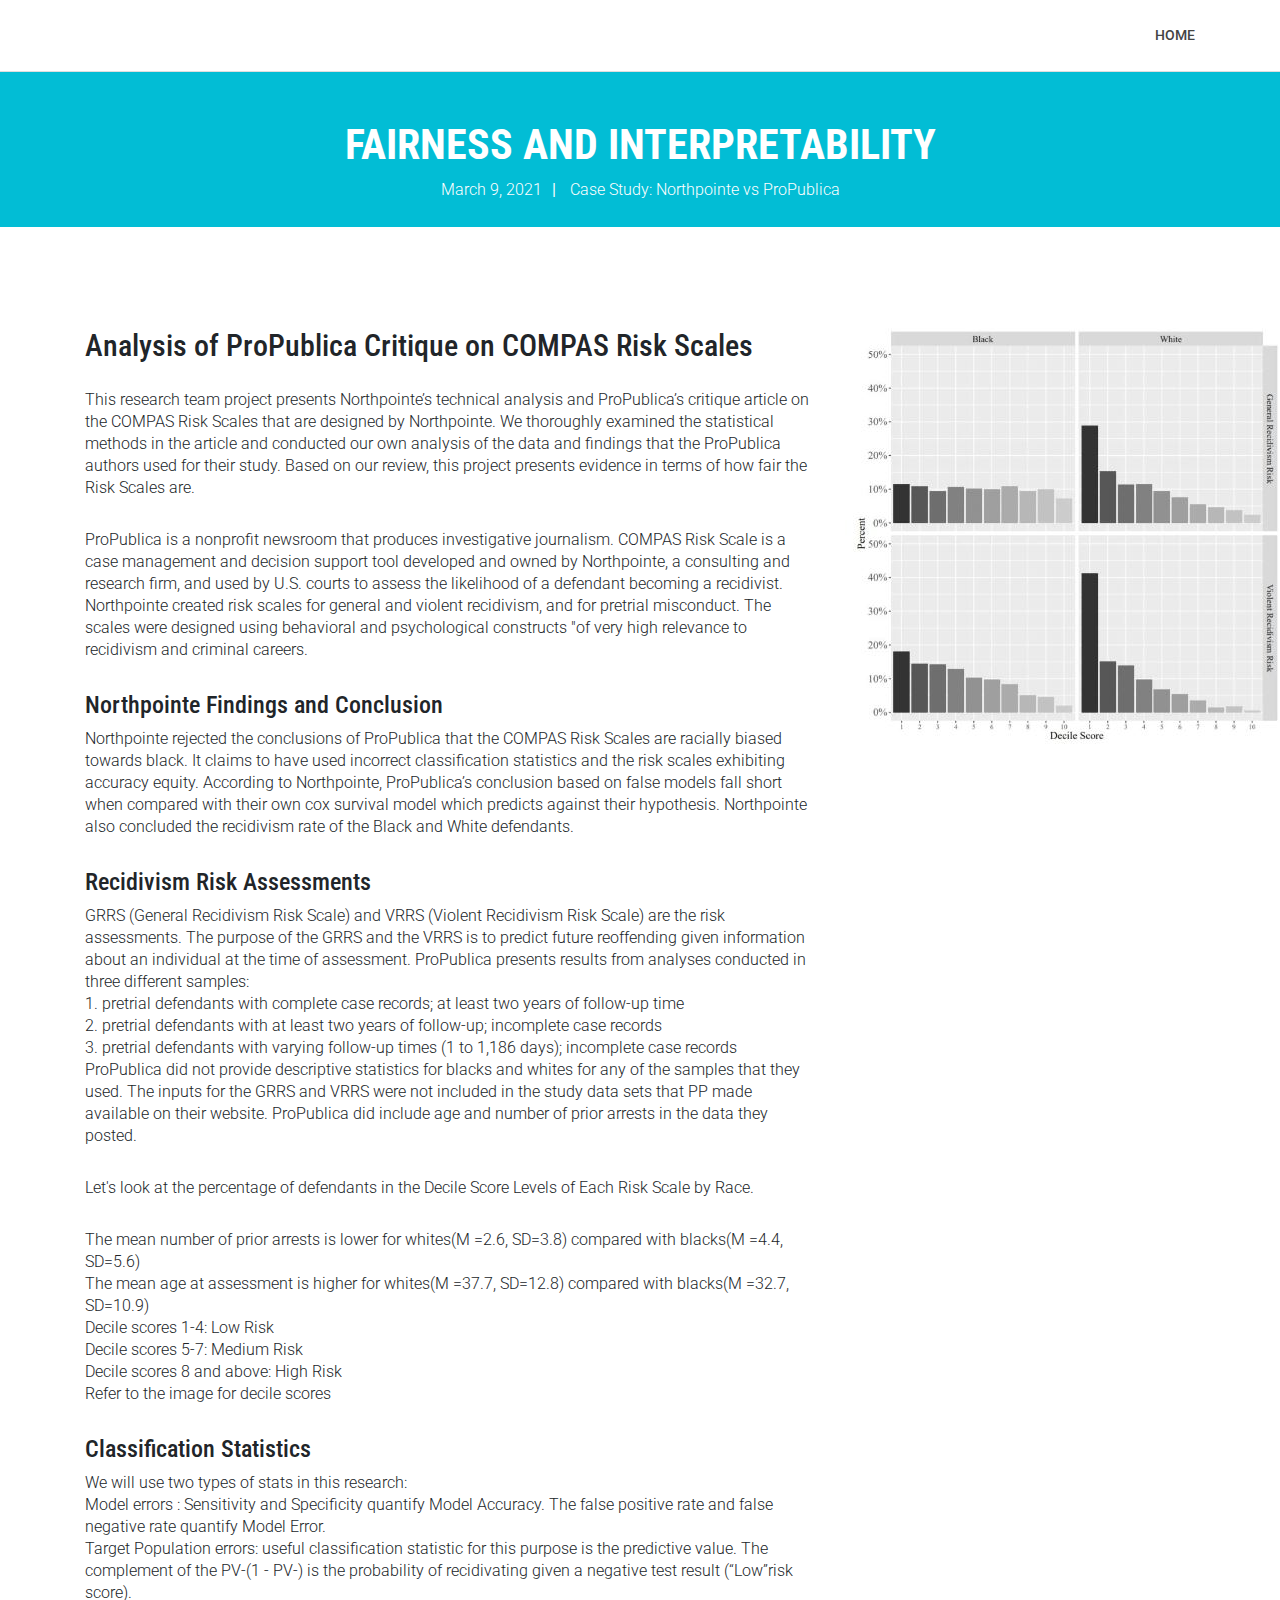
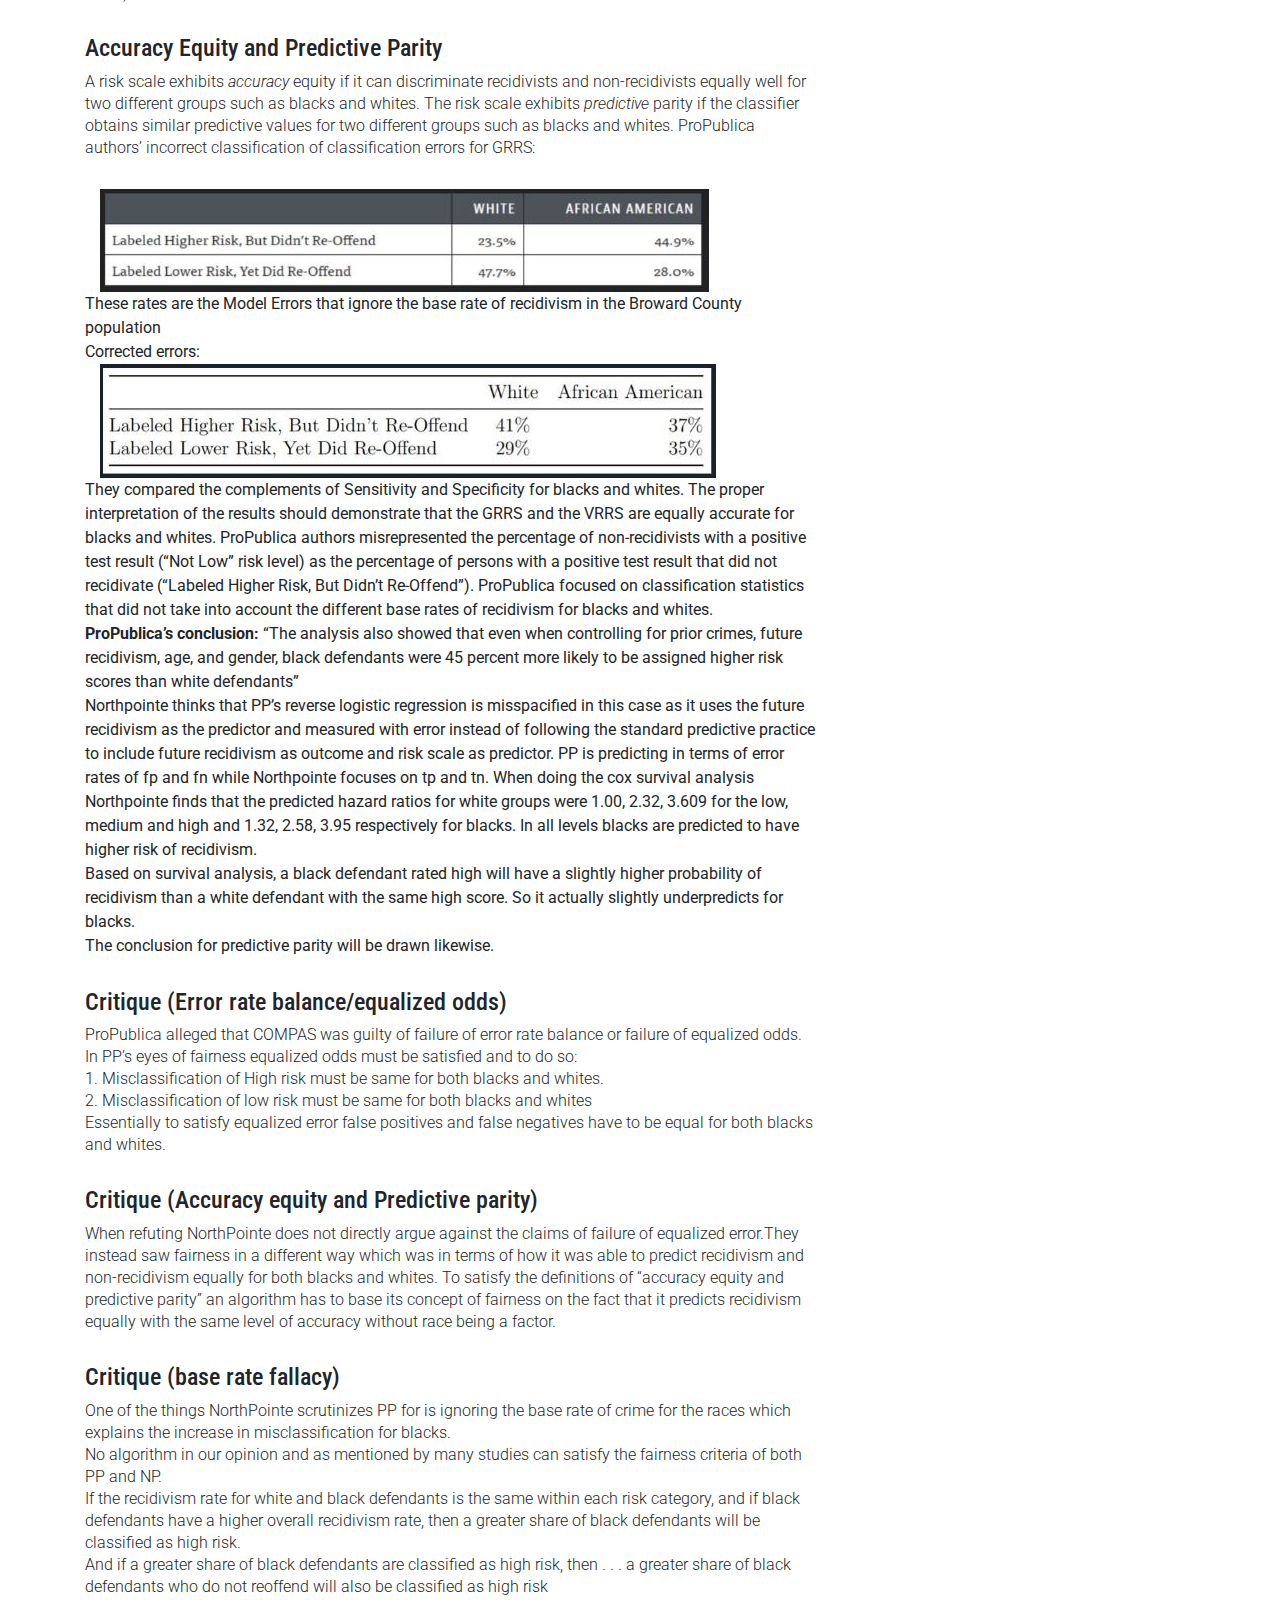
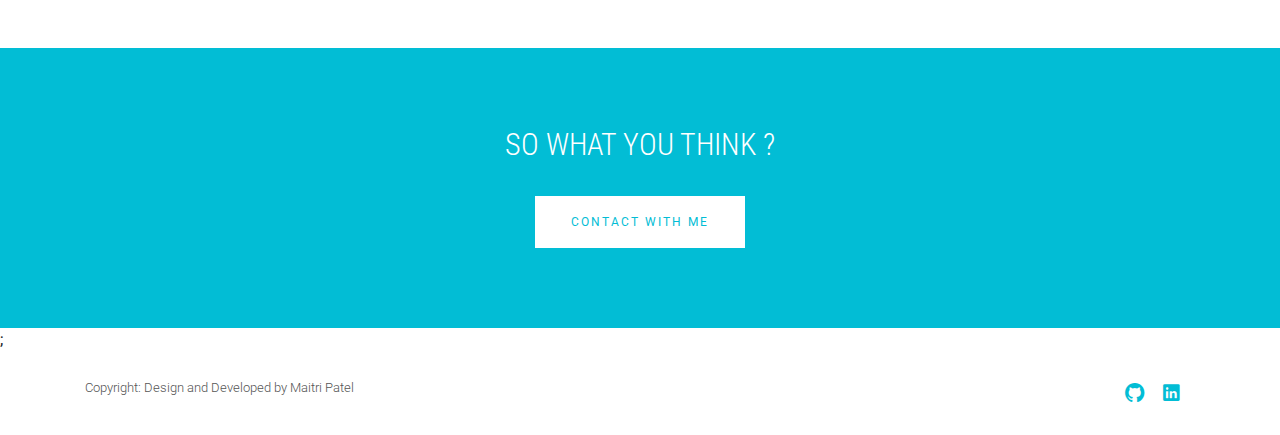
<file: fairness_and_interpretation.html>
<!DOCTYPE html>


<html class="no-js">
    <head>
        <!-- Basic Page Needs
        ================================================== -->
        <meta charset="utf-8">
        <meta http-equiv="Content-Type" content="text/html; charset=utf-8">
        <link rel="icon" href="favicon.ico">
        <title>fairness-and-interpretation@Maitri</title>
        <meta name="description" content="">
        <meta name="keywords" content="">
        <meta name="author" content="">
        <!-- Mobile Specific Metas
        ================================================== -->
        <meta name="format-detection" content="telephone=no">
        <meta name="viewport" content="width=device-width, initial-scale=1">

        
        <!-- Template CSS Files
        ================================================== -->
        <!-- Twitter Bootstrs CSS -->
        <link rel="stylesheet" href="plugins/bootstrap/bootstrap.min.css">
        <!-- Ionicons Fonts Css -->
        <link rel="stylesheet" href="plugins/ionicons/ionicons.min.css">
        <!-- animate css -->
        <link rel="stylesheet" href="plugins/animate-css/animate.css">
        <!-- Hero area slider css-->
        <link rel="stylesheet" href="plugins/slider/slider.css">
        <!-- slick slider -->
        <link rel="stylesheet" href="plugins/slick/slick.css">
        <!-- Fancybox -->
        <link rel="stylesheet" href="plugins/facncybox/jquery.fancybox.css">
        <!-- hover -->
        <link rel="stylesheet" href="plugins/hover/hover-min.css">
        <!-- template main css file -->
        <link rel="stylesheet" href="css/style.css">
    </head>
    <body> <!--
        ==================================================
        Header Section Start
        ================================================== -->
<section class="top-bar animated-header">
    <div class="container">
        <div class="row">
            <div class="col-lg-12">
                <nav class="navbar navbar-expand-lg navbar-light bg-light">
                    
                    <button class="navbar-toggler" type="button" data-toggle="collapse" data-target="#navbarSupportedContent" aria-controls="navbarSupportedContent"
                        aria-expanded="false" aria-label="Toggle navigation">
                        <span class="navbar-toggler-icon"></span>
                    </button>

                    <div class="collapse navbar-collapse" id="navbarSupportedContent">
                        <ul class="navbar-nav ml-auto">
                            <li class="nav-item">
                                <a class="nav-link" href="index.html">Home
                                    <span class="sr-only">(current)</span>
                                </a>
                            </li>
 <!-- ==================================================
       
                            <li class="nav-item dropdown">
                                <a class="nav-link dropdown-toggle" href="#" id="navbarDropdown" role="button" data-toggle="dropdown" aria-haspopup="true"
                                    aria-expanded="false">
                                    Pages
                                </a>
                                <div class="dropdown-menu" aria-labelledby="navbarDropdown">
                                    <a class="dropdown-item" href="404.html">404 Page</a>
                                    <a class="dropdown-item" href="gallery.html">Gallery</a>
                                    <a class="dropdown-item" href="single-post.html">Single Post</a>
                                </div>
                            </li>
                            <li class="nav-item dropdown">
                                <a class="nav-link dropdown-toggle" href="#" id="navbarDropdown" role="button" data-toggle="dropdown" aria-haspopup="true"
                                    aria-expanded="false">
                                    Blog
                                </a>
                                <div class="dropdown-menu" aria-labelledby="navbarDropdown">
                                    <a class="dropdown-item" href="blog-fullwidth.html">Blog Full</a>
                                    <a class="dropdown-item" href="blog-left-sidebar.html">Blog Left sidebar</a>
                                    <a class="dropdown-item" href="blog-right-sidebar.html">Blog Right sidebar</a>
                                </div>
                            </li>
                            <li class="nav-item">
                                <a class="nav-link" href="contact.html">Contact</a>
                            </li>
 ================================================== -->
                        </ul>
                    </div>
                </nav>
            </div>
        </div>
    </div>
</section>
<!--
==================================================
Global Page Section Start
================================================== -->
<section class="global-page-header">
  <div class="container">
    <div class="row">
      <div class="col-md-12">
        <div class="block">
          <h2>Fairness and Interpretability</h2>
          <div class="portfolio-meta">
            <span>March 9, 2021</span>|
            <span> Case Study: Northpointe vs ProPublica</span>
    
          </div>
        </div>
      </div>
    </div>
  </div>
</section>
<!--/#Page header-->

<!-- work details part start -->
<section class="work-single">
  <div class="container">
    <div class="row">
      <div class="col-lg-12">
        
      </div>
    </div>
    <div class="row">
      <div class="col-lg-8">
        <!-- work single Content -->
        <div class="work-single-content">
          <h3>Analysis of ProPublica Critique on COMPAS Risk Scales</h3>

          <p>This research team project presents Northpointe’s technical analysis and ProPublica’s critique article on the COMPAS Risk Scales that are designed by Northpointe.
	     We thoroughly examined the statistical methods in the article and conducted our own analysis of the data and findings that the ProPublica authors used for their study. 
	     Based on our review, this project presents evidence in terms of how fair the Risk Scales are.</p>
          <p>ProPublica is a nonprofit newsroom that produces investigative journalism. COMPAS Risk Scale is a case management and decision support tool developed and owned by Northpointe, 
	     a consulting and research firm, and used by U.S. courts to assess the likelihood of a defendant 
	     becoming a recidivist. Northpointe created risk scales for general and violent recidivism, and for pretrial misconduct. The scales were designed using behavioral and 
	     psychological constructs "of very high relevance to recidivism and criminal careers.</p>

	  <h4>Northpointe Findings and Conclusion</h4>
	  <p> Northpointe rejected the conclusions of ProPublica that the COMPAS Risk Scales are racially biased towards black. 
	      It claims to have used incorrect classification statistics and the risk scales exhibiting accuracy equity. According to Northpointe, ProPublica’s conclusion based on 
	      false models fall short when compared with their own cox survival model which predicts against their hypothesis. Northpointe also concluded the recidivism rate of the Black and White defendants.</p>
	  
	  <h4>Recidivism Risk Assessments</h4>
	  <p>GRRS (General Recidivism Risk Scale) and VRRS (Violent Recidivism Risk Scale) are the risk assessments.
	     The purpose of the GRRS and the VRRS is to predict future reoffending given information about an individual at the time of assessment.
		ProPublica presents results from analyses conducted in three different samples: 
		<br>1. pretrial defendants with complete case records; at least two years of follow-up time
		<br>2. pretrial defendants with at least two years of follow-up; incomplete case records
		<br>3. pretrial defendants with varying follow-up times (1 to 1,186 days); incomplete case records
		<br>ProPublica did not provide descriptive statistics for blacks and whites for any of the samples that they used.
		The inputs for the GRRS and VRRS were not included in the study data sets that PP made available on their website.
		ProPublica did include age and number of prior arrests in the data they posted.</p>
		<p> Let's look at the percentage of defendants in the Decile Score Levels of Each Risk Scale by Race.</p>
		<p>The mean number of prior arrests is lower for whites(M =2.6, SD=3.8) compared with blacks(M =4.4, SD=5.6)
		<br>The mean age at assessment is higher for whites(M =37.7, SD=12.8) compared with blacks(M =32.7, SD=10.9)
		<br>Decile scores 1-4: Low Risk
 		<br>Decile scores 5-7: Medium Risk
		<br>Decile scores 8 and above: High Risk 
                <br> Refer to the image for decile scores</p>
        
	  <h4>Classification Statistics</h4>

          <p>We will use two types of stats in this research:
		<br>Model errors : Sensitivity and Specificity quantify Model Accuracy. The false positive rate and false negative rate quantify Model Error.
		<br>Target Population errors: useful classification statistic for this purpose is the predictive value. The complement of the PV-(1 - PV-) is the probability of recidivating given a negative test result (“Low”risk score).</p>
         
	  <h4>Accuracy Equity and Predictive Parity</h4>

 		<p>A risk scale exhibits <i>accuracy</i> equity if it can discriminate recidivists and non-recidivists equally well for two different groups such as blacks and whites.
		The risk scale exhibits <i>predictive</i> parity if the classifier obtains similar predictive values for two different groups such as blacks and whites.
		ProPublica authors’ incorrect classification of classification errors for GRRS:
      <div class="col-md-4 col-sm-6">
        <div class="block wow fadeInRight" data-wow-delay=".3s" data-wow-duration="500ms">
          <img src="images/about/fi2.JPG" alt="">
        </div>
      </div>
	These rates are the Model Errors that ignore the base rate of recidivism in the Broward County population
	<br>Corrected errors:
      <div class="col-md-4 col-sm-6">
        <div class="block wow fadeInRight" data-wow-delay=".3s" data-wow-duration="500ms">
          <img src="images/about/fi3.JPG" alt="">
        </div>
      </div>
	They compared the complements of Sensitivity and Specificity for blacks and whites. The proper interpretation of the results should demonstrate that the GRRS and the VRRS are equally accurate for blacks and whites.
	ProPublica  authors misrepresented the percentage of non-recidivists with a positive test result (“Not Low” risk level) as the percentage of persons with a positive test result that did not recidivate (“Labeled Higher Risk, But Didn’t Re-Offend”). 
	ProPublica focused on classification statistics that did not take into account the different base rates of recidivism for blacks and whites.
	<br><b>ProPublica’s conclusion: </b> “The analysis also showed that even when controlling for prior crimes, future recidivism, age, and gender, black defendants were 45 percent more likely to be assigned higher risk scores than white defendants”
 	<br> Northpointe thinks that PP’s reverse logistic regression is misspacified in this case as it uses the future recidivism as the predictor and measured with error instead of following the standard predictive practice to include future recidivism as outcome and risk scale as predictor. 
	PP is predicting in terms of error rates of fp and fn while Northpointe focuses on tp and tn.
	When doing the cox survival analysis Northpointe finds that the predicted hazard ratios for white groups were 1.00, 2.32, 3.609 for the low, medium and high and 1.32, 2.58, 3.95 respectively for blacks.
	In all levels blacks are predicted to have higher risk of recidivism.
	<br>Based on survival analysis, a black defendant rated high will have a slightly higher probability of recidivism than a white defendant with the same high score. So it actually slightly underpredicts for blacks.
	<br> The conclusion for predictive parity will be drawn likewise.
 </p>

	  <h4>Critique (Error rate balance/equalized odds)</h4>

	 <p>ProPublica alleged that COMPAS was guilty of failure of error rate balance or failure of equalized odds.
	<br>In PP’s eyes of fairness equalized odds must be satisfied and to do so:
	<br>1. Misclassification of High risk must be same for both blacks and whites.
	<br>2. Misclassification of low risk must be same for both blacks and whites
	<br>Essentially to satisfy equalized error false positives and false negatives have to be equal for both blacks and whites.
</p>
        
	  <h4>Critique (Accuracy equity and Predictive parity)</h4>
	 
	<p>When refuting NorthPointe does not directly argue against the claims of failure of equalized error.They instead saw fairness in a different way which was in terms of how it was able to predict recidivism and non-recidivism equally for both blacks and whites. 
	To satisfy the definitions of “accuracy equity and predictive parity” an algorithm has to base its concept of fairness on the fact that it predicts recidivism equally with the same level of accuracy without race being a factor.
</p>
  
	  <h4>Critique (base rate fallacy)</h4>
	 
	<p>One of the things NorthPointe scrutinizes PP for is ignoring the base rate of crime for the races which explains the increase in misclassification for blacks.
	<br>No algorithm in our opinion and as mentioned by many studies can satisfy the fairness criteria of both PP and NP.
	<br>If the recidivism rate for white and black defendants is the same within each risk category, and if black defendants have a higher overall recidivism rate, then a greater share of black defendants will be classified as high risk.
	<br>And if a greater share of black defendants are classified as high risk, then . . . a greater share of black defendants who do not reoffend will also be classified as high risk
 </p>

	</div>
      </div>
      <div class="col-md-4 col-sm-6">
        <div class="block wow fadeInRight" data-wow-delay=".3s" data-wow-duration="500ms">
          <img src="images/about/fi1.JPG" alt="">
        </div>
      </div>

<!--
      <div class="col-lg-12">
        <a class="btn btn-dafault btn-work hvr-bounce-to-right" href="#">get this work</a>
      </div> 
-->
    </div>
  </div>
</section>
<!-- work details part end -->


            <!--
            ==================================================
            Call To Action Section Start
            ================================================== -->
            <section id="call-to-action">
                <div class="container">
                    <div class="row">
                        <div class="col-md-12">
                            <div class="block">
                                <h2 class="title wow fadeInDown" data-wow-delay=".3s" data-wow-duration="500ms">SO WHAT YOU THINK ?</h1>
                               
                                <a href="mailto:maitripatel1299@gmail.com" class="btn btn-default btn-contact wow fadeInDown" data-wow-delay=".7s" data-wow-duration="500ms">Contact With Me</a>
                            </div>
                        </div>
                        
                    </div>
                </div>
            </section>;
            <!--
            ==================================================
            Footer Section Start
            ================================================== -->
            <footer id="footer">
                <div class="container">
                    <div class="row content-justify-between">
                        <div class="col-md-8 col-12 text-center text-lg-left text-md-left">
                            <p class="copyright">Copyright: Design and Developed by Maitri Patel
                            </p>
                        </div>
                        <div class="col-md-4 col-12">
                            <!-- Social Media -->
                            <ul class="social text-center text-md-right text-lg-right">
                          
                                <li>
                                    <a href="https://github.com/maitri99" class="Github">
                                        <i class="ion-social-github"></i>
                                    </a>
                                </li>
                                <li>
                                    <a href="https://www.linkedin.com/in/maitri-patel-7269bb148" class="Linkedin">
                                        <i class="ion-social-linkedin"></i>
                                    </a>
                                </li>
                               
                            </ul>
                        </div>
                    </div>
                </div>
            </footer> <!-- /#footer -->
	<!-- Template Javascript Files
	================================================== -->
	<!-- jquery -->
	<script src="plugins/jQurey/jquery.min.js"></script>
	<!-- Form Validation -->
    <script src="plugins/form-validation/jquery.form.js"></script> 
    <script src="plugins/form-validation/jquery.validate.min.js"></script>
	<!-- slick slider -->
	<script src="plugins/slick/slick.min.js"></script>
	<!-- bootstrap js -->
	<script src="plugins/bootstrap/bootstrap.min.js"></script>
	<!-- wow js -->
	<script src="plugins/wow-js/wow.min.js"></script>
	<!-- slider js -->
	<script src="plugins/slider/slider.js"></script>
	<!-- Fancybox -->
	<script src="plugins/facncybox/jquery.fancybox.js"></script>
	<!-- template main js -->
	<script src="js/main.js"></script>
 	</body>
</html>
</file>
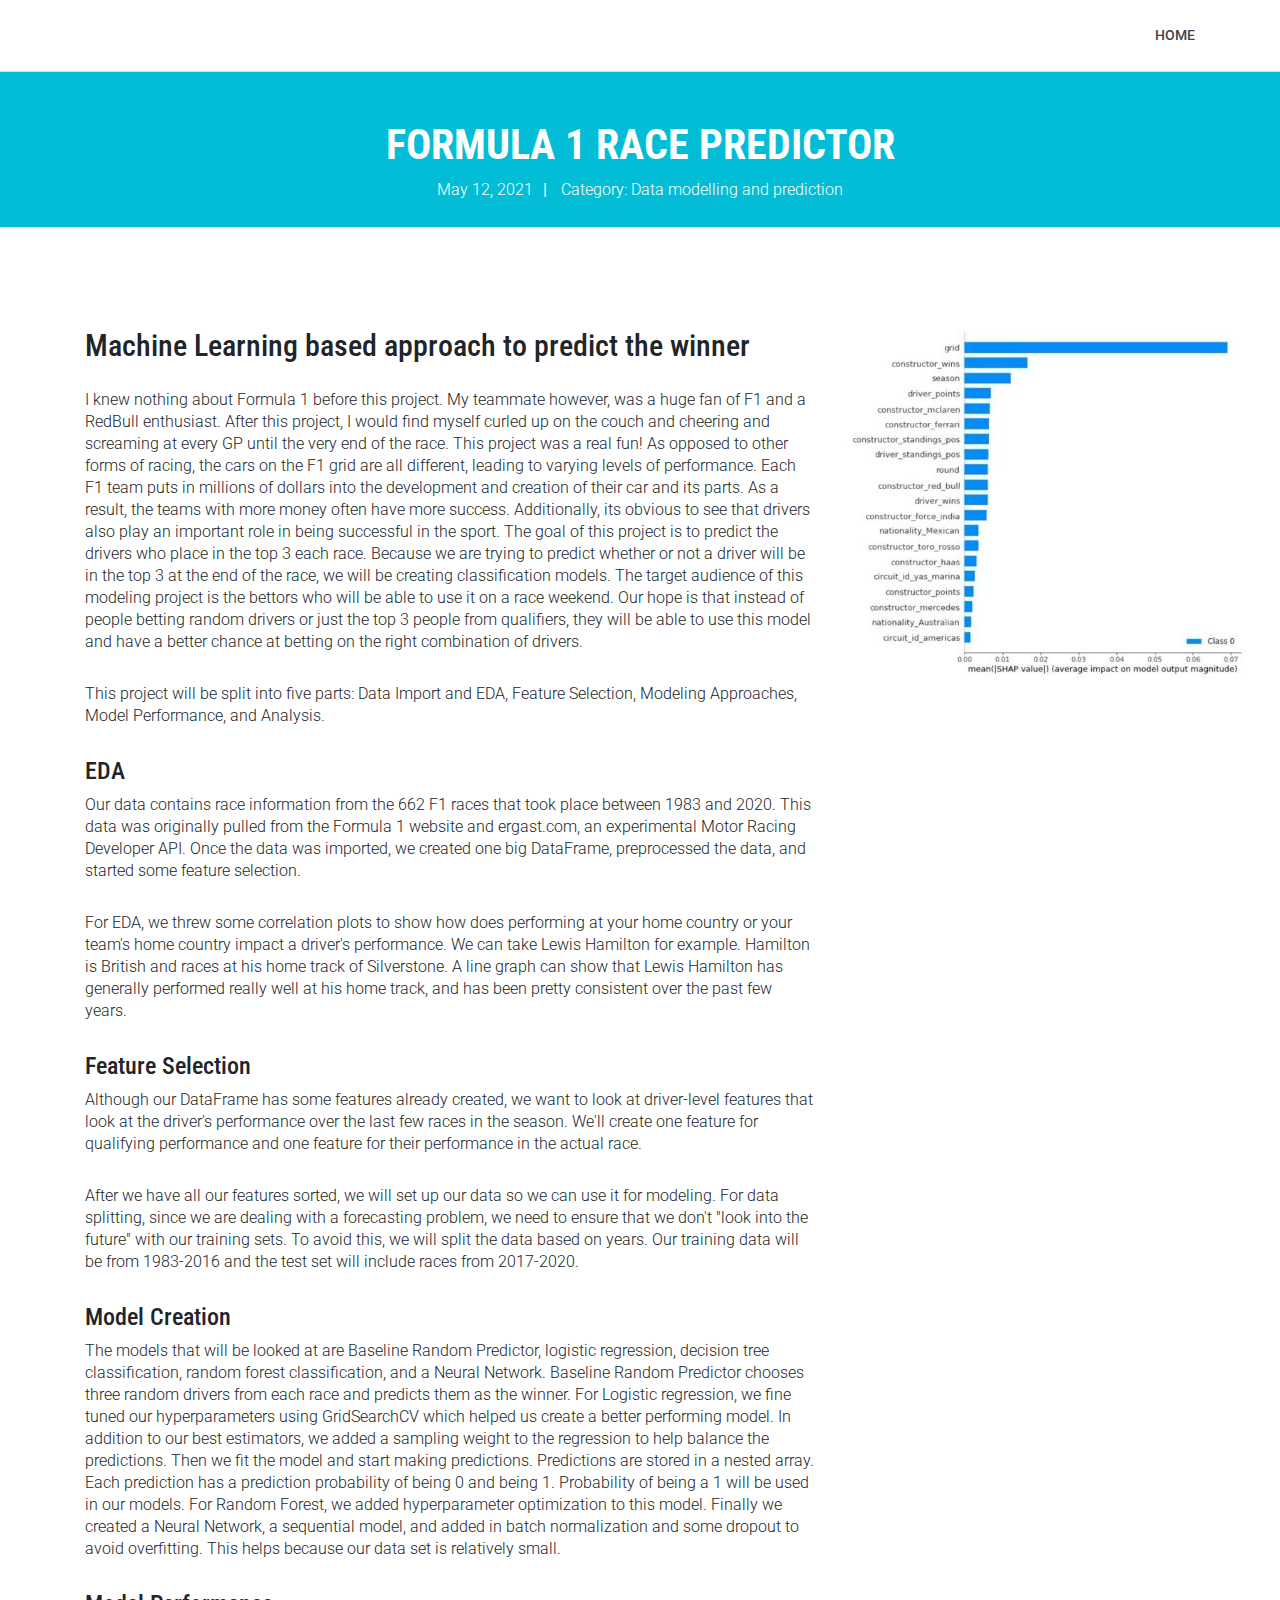
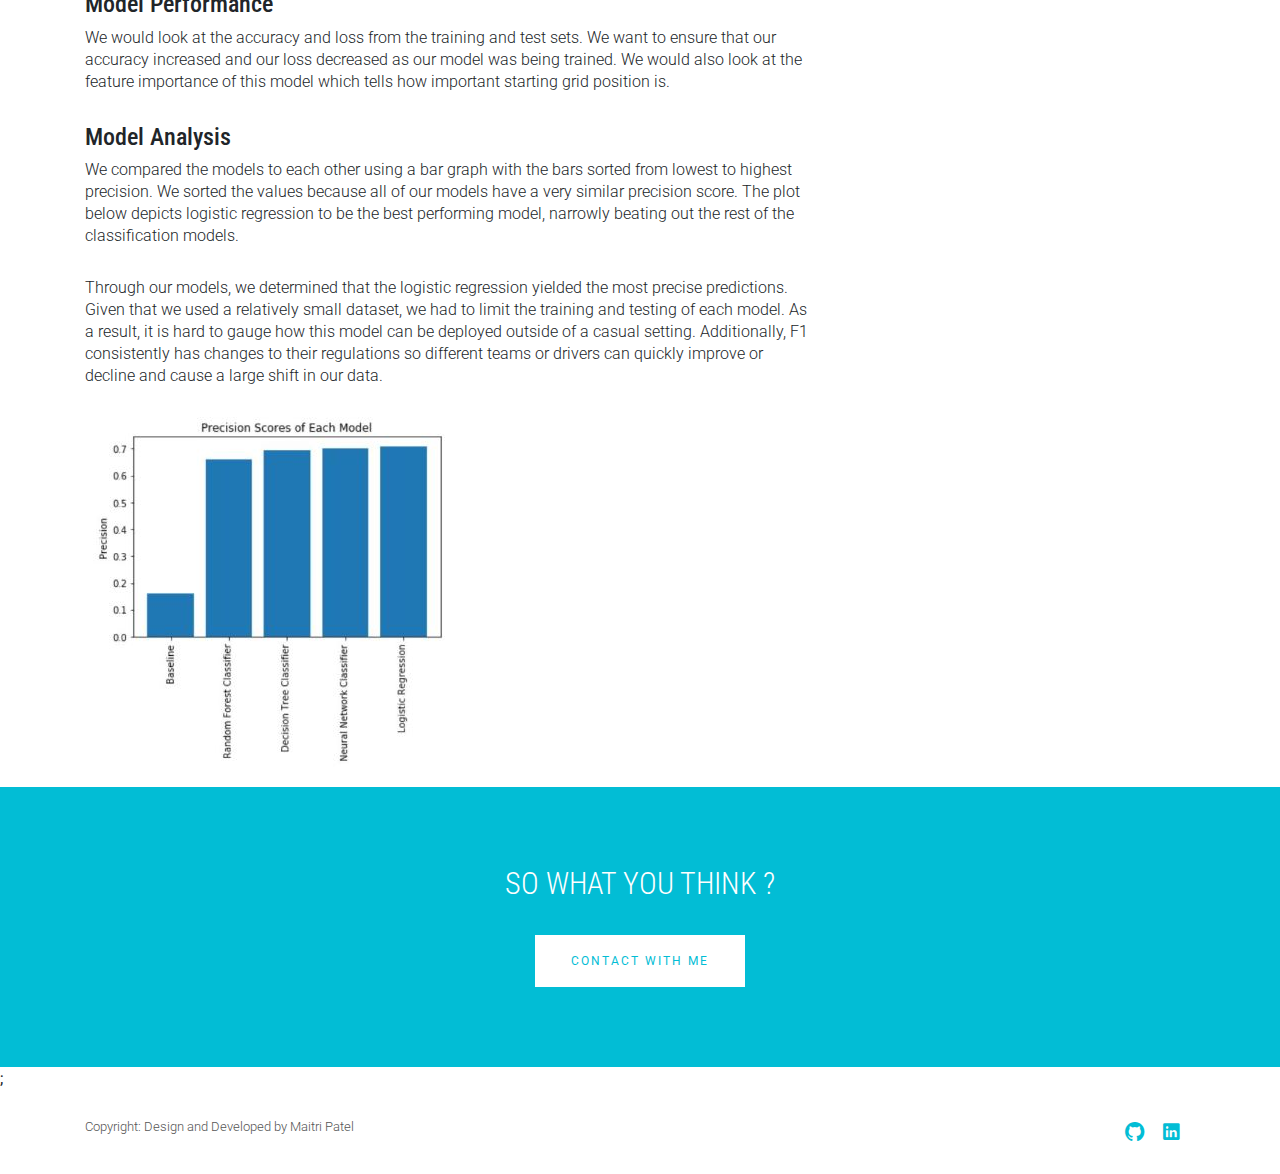
<file: Formula1.html>
<!DOCTYPE html>


<html class="no-js">
    <head>
        <!-- Basic Page Needs
        ================================================== -->
        <meta charset="utf-8">
        <meta http-equiv="Content-Type" content="text/html; charset=utf-8">
        <link rel="icon" href="favicon.ico">
        <title>F1@Maitri</title>
        <meta name="description" content="">
        <meta name="keywords" content="">
        <meta name="author" content="">
        <!-- Mobile Specific Metas
        ================================================== -->
        <meta name="format-detection" content="telephone=no">
        <meta name="viewport" content="width=device-width, initial-scale=1">

        
        <!-- Template CSS Files
        ================================================== -->
        <!-- Twitter Bootstrs CSS -->
        <link rel="stylesheet" href="plugins/bootstrap/bootstrap.min.css">
        <!-- Ionicons Fonts Css -->
        <link rel="stylesheet" href="plugins/ionicons/ionicons.min.css">
        <!-- animate css -->
        <link rel="stylesheet" href="plugins/animate-css/animate.css">
        <!-- Hero area slider css-->
        <link rel="stylesheet" href="plugins/slider/slider.css">
        <!-- slick slider -->
        <link rel="stylesheet" href="plugins/slick/slick.css">
        <!-- Fancybox -->
        <link rel="stylesheet" href="plugins/facncybox/jquery.fancybox.css">
        <!-- hover -->
        <link rel="stylesheet" href="plugins/hover/hover-min.css">
        <!-- template main css file -->
        <link rel="stylesheet" href="css/style.css">
    </head>
    <body> <!--
        ==================================================
        Header Section Start
        ================================================== -->
<section class="top-bar animated-header">
    <div class="container">
        <div class="row">
            <div class="col-lg-12">
                <nav class="navbar navbar-expand-lg navbar-light bg-light">
                    
                    <button class="navbar-toggler" type="button" data-toggle="collapse" data-target="#navbarSupportedContent" aria-controls="navbarSupportedContent"
                        aria-expanded="false" aria-label="Toggle navigation">
                        <span class="navbar-toggler-icon"></span>
                    </button>

                    <div class="collapse navbar-collapse" id="navbarSupportedContent">
                        <ul class="navbar-nav ml-auto">
                            <li class="nav-item">
                                <a class="nav-link" href="index.html">Home
                                    <span class="sr-only">(current)</span>
                                </a>
                            </li>
 <!-- ==================================================
       
                            <li class="nav-item dropdown">
                                <a class="nav-link dropdown-toggle" href="#" id="navbarDropdown" role="button" data-toggle="dropdown" aria-haspopup="true"
                                    aria-expanded="false">
                                    Pages
                                </a>
                                <div class="dropdown-menu" aria-labelledby="navbarDropdown">
                                    <a class="dropdown-item" href="404.html">404 Page</a>
                                    <a class="dropdown-item" href="gallery.html">Gallery</a>
                                    <a class="dropdown-item" href="single-post.html">Single Post</a>
                                </div>
                            </li>
                            <li class="nav-item dropdown">
                                <a class="nav-link dropdown-toggle" href="#" id="navbarDropdown" role="button" data-toggle="dropdown" aria-haspopup="true"
                                    aria-expanded="false">
                                    Blog
                                </a>
                                <div class="dropdown-menu" aria-labelledby="navbarDropdown">
                                    <a class="dropdown-item" href="blog-fullwidth.html">Blog Full</a>
                                    <a class="dropdown-item" href="blog-left-sidebar.html">Blog Left sidebar</a>
                                    <a class="dropdown-item" href="blog-right-sidebar.html">Blog Right sidebar</a>
                                </div>
                            </li>
                            <li class="nav-item">
                                <a class="nav-link" href="contact.html">Contact</a>
                            </li>
 ================================================== -->
                        </ul>
                    </div>
                </nav>
            </div>
        </div>
    </div>
</section>
<!--
==================================================
Global Page Section Start
================================================== -->
<section class="global-page-header">
  <div class="container">
    <div class="row">
      <div class="col-md-12">
        <div class="block">
          <h2>Formula 1 Race Predictor</h2>
          <div class="portfolio-meta">
            <span>May 12, 2021</span>|
            <span> Category: Data modelling and prediction</span>
    
          </div>
        </div>
      </div>
    </div>
  </div>
</section>
<!--/#Page header-->

<!-- work details part start -->
<section class="work-single">
  <div class="container">
    <div class="row">
      <div class="col-lg-12">
        
      </div>
    </div>
    <div class="row">
      <div class="col-lg-8">
        <!-- work single Content -->
        <div class="work-single-content">
          <h3>Machine Learning based approach to predict the winner</h3>

          <p>I knew nothing about Formula 1 before this project. My teammate however, was a huge fan of F1 and a RedBull enthusiast. After this project, I would find myself curled up on the couch and cheering and screaming at every GP until the very end of the race. This project was a real fun!
	     As opposed to other forms of racing, the cars on the F1 grid are all different, leading to varying levels of performance. Each F1 team puts in millions of dollars into the development and creation of their car and its parts. As a result, the teams with more money often have more success. Additionally, its obvious to see that drivers also play an important role in being successful in the sport.

  	     The goal of this project is to predict the drivers who place in the top 3 each race. Because we are trying to predict whether or not a driver will be in the top 3 at the end of the race, we will be creating classification models.

             The target audience of this modeling project is the bettors who will be able to use it on a race weekend. Our hope is that instead of people betting random drivers or just the top 3 people from qualifiers, they will be able to use this model and have a better chance at betting on the right combination of drivers.</p>
          <p>This project will be split into five parts: Data Import and EDA, Feature Selection, Modeling Approaches, Model Performance, and Analysis.</p>

	  <h4>EDA</h4>
	  <p> Our data contains race information from the 662 F1 races that took place between 1983 and 2020. This data was originally pulled from the Formula 1 website and ergast.com, an experimental Motor Racing Developer API. Once the data was imported, we created one big DataFrame, preprocessed the data, and started some feature selection. </p>

	  <p> For EDA, we threw some correlation plots to show how does performing at your home country or your team's home country impact a driver's performance. We can take Lewis Hamilton for example. Hamilton is British and races at his home track of Silverstone. A line graph can show that Lewis Hamilton has generally performed really well at his home track, and has been pretty consistent over the past few years.</p>
        
	  <h4>Feature Selection</h4>

  <!-- Blockquote 
          <blockquote>Lorem ipsum dolor sit amet, consectetur adipisicing elit, sed do eiusmod tempor incididunt labore
            et
            dolore magna aliqua. ut enim ad minim veniam, quis nostrud exercitation ullamco laboris nisi ut aliquip
            ex ea commodo.</blockquote> -->

          <p>Although our DataFrame has some features already created, we want to look at driver-level features that look at the driver's performance over the last few races in the season. We'll create one feature for qualifying performance and one feature for their performance in the actual race. </p>
          <p> After we have all our features sorted, we will set up our data so we can use it for modeling. 
	  For data splitting, since we are dealing with a forecasting problem, we need to ensure that we don't "look into the future" with our training sets. 
	  To avoid this, we will split the data based on years. Our training data will be from 1983-2016 and the test set will include races from 2017-2020. </p>

	  <h4>Model Creation</h4>

	 <p>The models that will be looked at are Baseline Random Predictor, logistic regression, decision tree classification, random forest classification, and a Neural Network.
	    Baseline Random Predictor chooses three random drivers from each race and predicts them as the winner. For Logistic regression, we fine tuned our hyperparameters using GridSearchCV which helped us create a better performing model.
	    In addition to our best estimators, we added a sampling weight to the regression to help balance the predictions. Then we fit the model and start making predictions. Predictions are stored in a nested array. Each prediction has a prediction probability of being 0 and being 1. 
	    Probability of being a 1 will be used in our models. For Random Forest, we added hyperparameter optimization to this model. Finally we created a Neural Network, a sequential model, and added in batch normalization and some dropout to avoid overfitting. This helps because our data set is relatively small.</p>
        
	  <h4>Model Performance</h4>
	 
	<p> We would look at the accuracy and loss from the training and test sets. We want to ensure that our accuracy increased and our loss decreased as our model was being trained.
	    We would also look at the feature importance of this model which tells how important starting grid position is. </p>
  
	  <h4>Model Analysis</h4>
	  <p> We compared the models to each other using a bar graph with the bars sorted from lowest to highest precision. We sorted the values because all of our models have a very similar precision score. The plot below depicts logistic regression to be the best performing model, narrowly beating out the rest of the classification models.</p>
	<p>Through our models, we determined that the logistic regression yielded the most precise predictions.
	Given that we used a relatively small dataset, we had to limit the training and testing of each model.
	As a result, it is hard to gauge how this model can be deployed outside of a casual setting. 
	Additionally, F1 consistently has changes to their regulations so different teams or drivers can quickly improve or decline and cause a large shift in our data. </p>

	</div>
      </div>
      <div class="col-md-4 col-sm-6">
        <div class="block wow fadeInRight" data-wow-delay=".3s" data-wow-duration="500ms">
          <img src="images/about/f1grid.JPG" alt="">
        </div>
      </div>
      <div class="col-md-4 col-sm-6">
        <div class="block wow fadeInRight" data-wow-delay=".3s" data-wow-duration="500ms">
          <img src="images/about/f1.JPG" alt="">
        </div>
      </div>
<!--
      <div class="col-lg-12">
        <a class="btn btn-dafault btn-work hvr-bounce-to-right" href="#">get this work</a>
      </div> 
-->
    </div>
  </div>
</section>
<!-- work details part end -->


            <!--
            ==================================================
            Call To Action Section Start
            ================================================== -->
            <section id="call-to-action">
                <div class="container">
                    <div class="row">
                        <div class="col-md-12">
                            <div class="block">
                                <h2 class="title wow fadeInDown" data-wow-delay=".3s" data-wow-duration="500ms">SO WHAT YOU THINK ?</h1>
                               
                                <a href="mailto:maitripatel1299@gmail.com" class="btn btn-default btn-contact wow fadeInDown" data-wow-delay=".7s" data-wow-duration="500ms">Contact With Me</a>
                            </div>
                        </div>
                        
                    </div>
                </div>
            </section>;
            <!--
            ==================================================
            Footer Section Start
            ================================================== -->
            <footer id="footer">
                <div class="container">
                    <div class="row content-justify-between">
                        <div class="col-md-8 col-12 text-center text-lg-left text-md-left">
                            <p class="copyright">Copyright: Design and Developed by Maitri Patel
                            </p>
                        </div>
                        <div class="col-md-4 col-12">
                            <!-- Social Media -->
                            <ul class="social text-center text-md-right text-lg-right">
                          
                                <li>
                                    <a href="https://github.com/maitri99" class="Github">
                                        <i class="ion-social-github"></i>
                                    </a>
                                </li>
                                <li>
                                    <a href="https://www.linkedin.com/in/maitri-patel-7269bb148" class="Linkedin">
                                        <i class="ion-social-linkedin"></i>
                                    </a>
                                </li>
                               
                            </ul>
                        </div>
                    </div>
                </div>
            </footer> <!-- /#footer -->
	<!-- Template Javascript Files
	================================================== -->
	<!-- jquery -->
	<script src="plugins/jQurey/jquery.min.js"></script>
	<!-- Form Validation -->
    <script src="plugins/form-validation/jquery.form.js"></script> 
    <script src="plugins/form-validation/jquery.validate.min.js"></script>
	<!-- slick slider -->
	<script src="plugins/slick/slick.min.js"></script>
	<!-- bootstrap js -->
	<script src="plugins/bootstrap/bootstrap.min.js"></script>
	<!-- wow js -->
	<script src="plugins/wow-js/wow.min.js"></script>
	<!-- slider js -->
	<script src="plugins/slider/slider.js"></script>
	<!-- Fancybox -->
	<script src="plugins/facncybox/jquery.fancybox.js"></script>
	<!-- template main js -->
	<script src="js/main.js"></script>
 	</body>
</html>
</file>
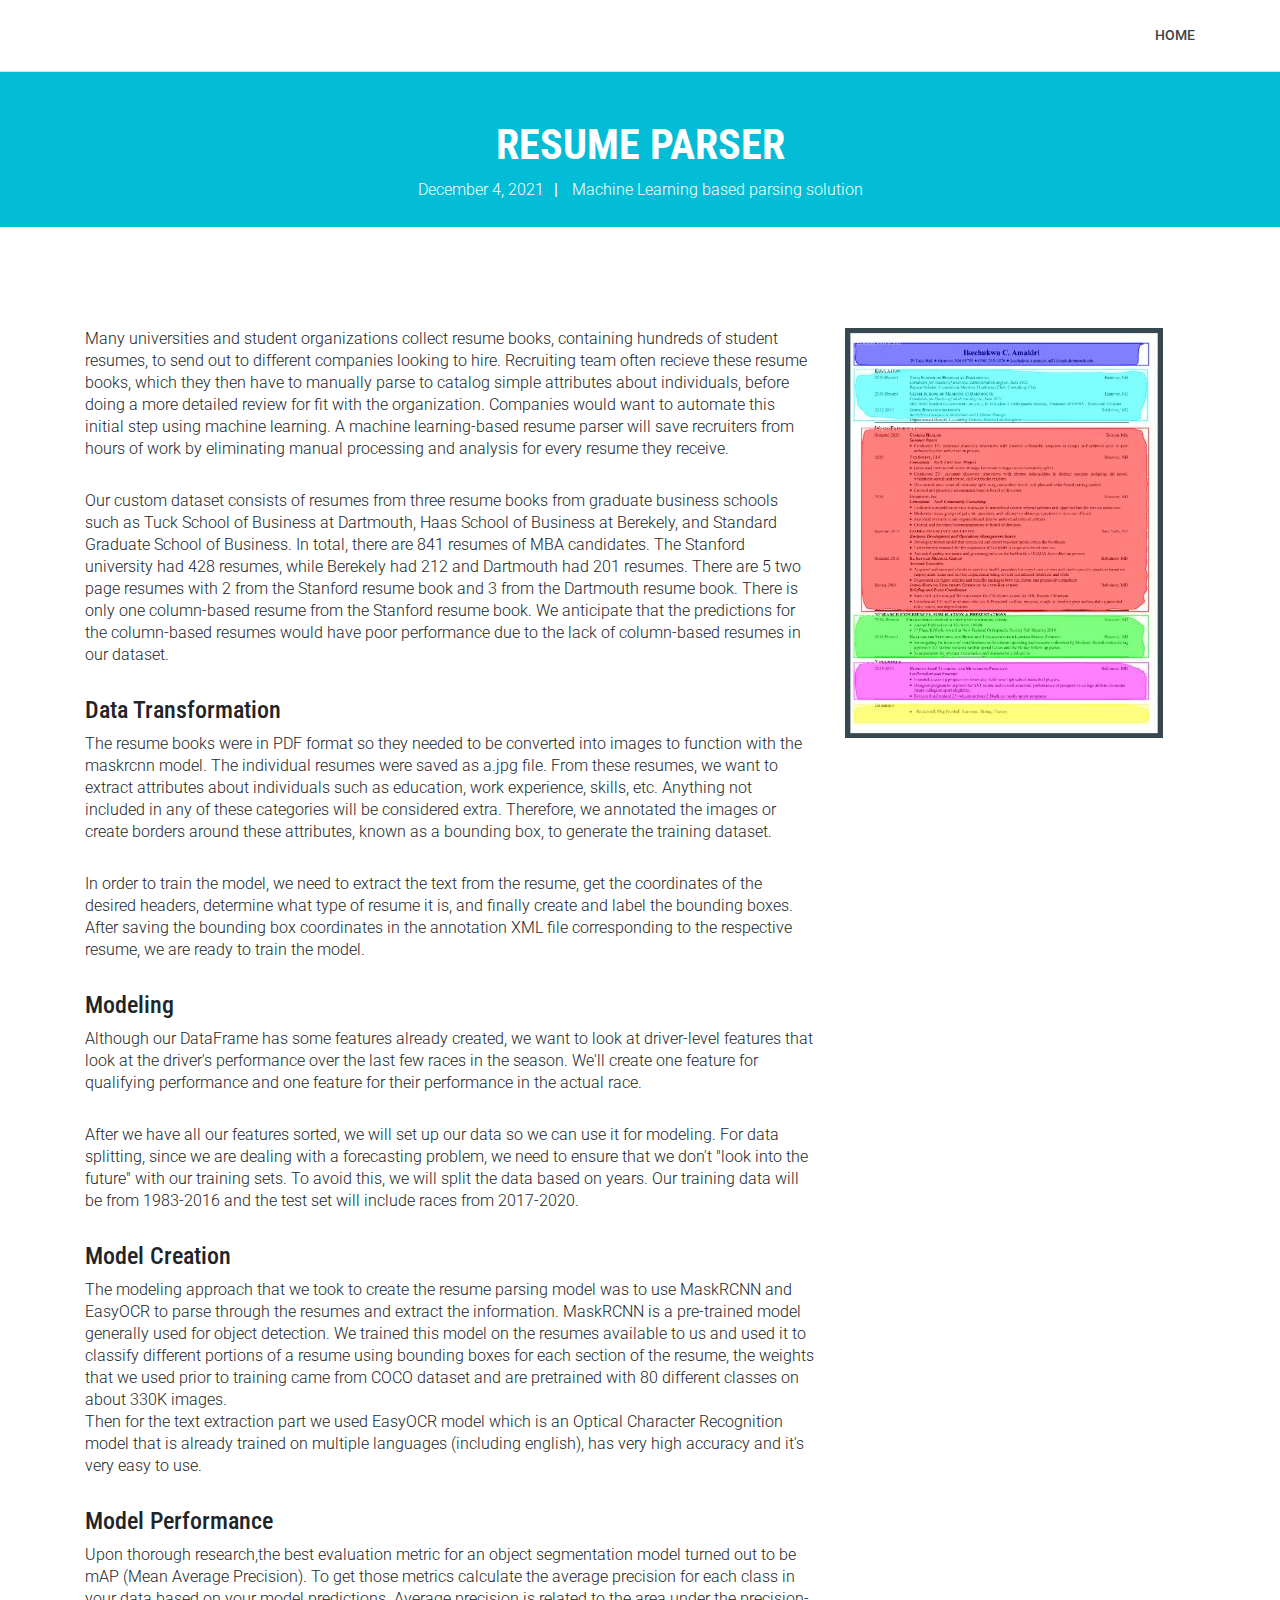
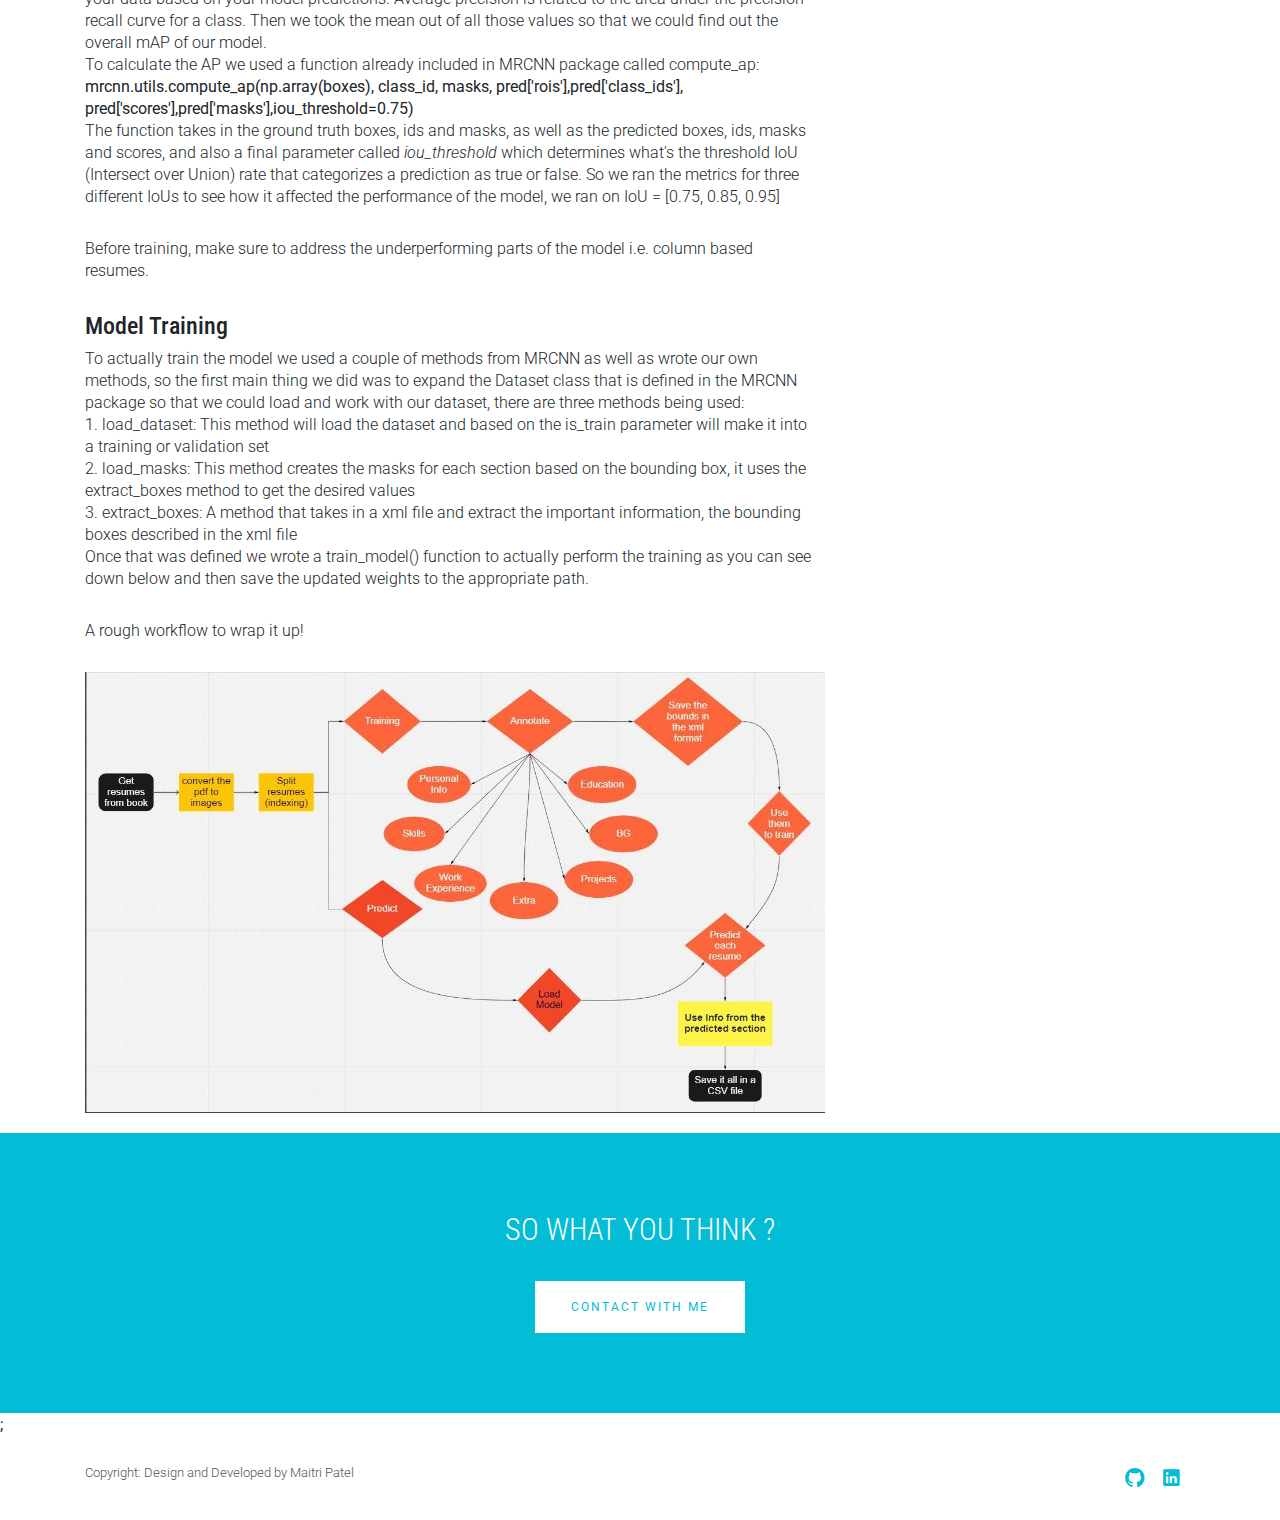
<file: resume_parser.html>
<!DOCTYPE html>


<html class="no-js">
    <head>
        <!-- Basic Page Needs
        ================================================== -->
        <meta charset="utf-8">
        <meta http-equiv="Content-Type" content="text/html; charset=utf-8">
        <link rel="icon" href="favicon.ico">
        <title>resume_parser@Maitri</title>
        <meta name="description" content="">
        <meta name="keywords" content="">
        <meta name="author" content="">
        <!-- Mobile Specific Metas
        ================================================== -->
        <meta name="format-detection" content="telephone=no">
        <meta name="viewport" content="width=device-width, initial-scale=1">

        
        <!-- Template CSS Files
        ================================================== -->
        <!-- Twitter Bootstrs CSS -->
        <link rel="stylesheet" href="plugins/bootstrap/bootstrap.min.css">
        <!-- Ionicons Fonts Css -->
        <link rel="stylesheet" href="plugins/ionicons/ionicons.min.css">
        <!-- animate css -->
        <link rel="stylesheet" href="plugins/animate-css/animate.css">
        <!-- Hero area slider css-->
        <link rel="stylesheet" href="plugins/slider/slider.css">
        <!-- slick slider -->
        <link rel="stylesheet" href="plugins/slick/slick.css">
        <!-- Fancybox -->
        <link rel="stylesheet" href="plugins/facncybox/jquery.fancybox.css">
        <!-- hover -->
        <link rel="stylesheet" href="plugins/hover/hover-min.css">
        <!-- template main css file -->
        <link rel="stylesheet" href="css/style.css">
    </head>
    <body> <!--
        ==================================================
        Header Section Start
        ================================================== -->
<section class="top-bar animated-header">
    <div class="container">
        <div class="row">
            <div class="col-lg-12">
                <nav class="navbar navbar-expand-lg navbar-light bg-light">
                    
                    <button class="navbar-toggler" type="button" data-toggle="collapse" data-target="#navbarSupportedContent" aria-controls="navbarSupportedContent"
                        aria-expanded="false" aria-label="Toggle navigation">
                        <span class="navbar-toggler-icon"></span>
                    </button>

                    <div class="collapse navbar-collapse" id="navbarSupportedContent">
                        <ul class="navbar-nav ml-auto">
                            <li class="nav-item">
                                <a class="nav-link" href="index.html">Home
                                    <span class="sr-only">(current)</span>
                                </a>
                            </li>
 <!-- ==================================================
       
                            <li class="nav-item dropdown">
                                <a class="nav-link dropdown-toggle" href="#" id="navbarDropdown" role="button" data-toggle="dropdown" aria-haspopup="true"
                                    aria-expanded="false">
                                    Pages
                                </a>
                                <div class="dropdown-menu" aria-labelledby="navbarDropdown">
                                    <a class="dropdown-item" href="404.html">404 Page</a>
                                    <a class="dropdown-item" href="gallery.html">Gallery</a>
                                    <a class="dropdown-item" href="single-post.html">Single Post</a>
                                </div>
                            </li>
                            <li class="nav-item dropdown">
                                <a class="nav-link dropdown-toggle" href="#" id="navbarDropdown" role="button" data-toggle="dropdown" aria-haspopup="true"
                                    aria-expanded="false">
                                    Blog
                                </a>
                                <div class="dropdown-menu" aria-labelledby="navbarDropdown">
                                    <a class="dropdown-item" href="blog-fullwidth.html">Blog Full</a>
                                    <a class="dropdown-item" href="blog-left-sidebar.html">Blog Left sidebar</a>
                                    <a class="dropdown-item" href="blog-right-sidebar.html">Blog Right sidebar</a>
                                </div>
                            </li>
                            <li class="nav-item">
                                <a class="nav-link" href="contact.html">Contact</a>
                            </li>
 ================================================== -->
                        </ul>
                    </div>
                </nav>
            </div>
        </div>
    </div>
</section>
<!--
==================================================
Global Page Section Start
================================================== -->
<section class="global-page-header">
  <div class="container">
    <div class="row">
      <div class="col-md-12">
        <div class="block">
          <h2>Resume Parser</h2>
          <div class="portfolio-meta">
            <span>December 4, 2021</span>|
            <span> Machine Learning based parsing solution</span>
    
          </div>
        </div>
      </div>
    </div>
  </div>
</section>
<!--/#Page header-->

<!-- work details part start -->
<section class="work-single">
  <div class="container">
    <div class="row">
      <div class="col-lg-12">
        
      </div>
    </div>
    <div class="row">
      <div class="col-lg-8">
        <!-- work single Content -->
        <div class="work-single-content">
         

          <p>Many universities and student organizations collect resume books, containing hundreds of student resumes, to send out to different companies looking to hire. Recruiting team often recieve these resume books, 
		which they then have to manually parse to catalog simple attributes about individuals, before doing a more detailed review for fit with the organization.
		Companies would want to automate this initial step using machine learning. A machine learning-based resume parser will save recruiters from hours of work by eliminating manual processing 
		and analysis for every resume they receive.</p>
          <p>Our custom dataset consists of resumes from three resume books from graduate business schools such as Tuck School of Business at Dartmouth, Haas School of Business at Berekely,
	     and Standard Graduate School of Business. In total, there are 841 resumes of MBA candidates. The Stanford university had 428 resumes, while Berekely had 212 and Dartmouth had 201 resumes. 
	     There are 5 two page resumes with 2 from the Stanford resume book and 3 from the Dartmouth resume book. There is only one column-based resume from the Stanford resume book. 
	     We anticipate that the predictions for the column-based resumes would have poor performance due to the lack of column-based resumes in our dataset.</p>

	  <h4>Data Transformation</h4>
	  <p> The resume books were in PDF format so they needed to be converted into images to function with the maskrcnn model. The individual resumes were saved as a.jpg file. 
		From these resumes, we want to extract attributes about individuals such as education, work experience, skills, etc. Anything not included in any of these categories 
		will be considered extra. Therefore, we annotated the images or create borders around these attributes, known as a bounding box, to generate the training dataset.</p>
	  <p> In order to train the model, we need to extract the text from the resume, get the coordinates of the desired headers, determine what type of resume it is, and finally 
		create and label the bounding boxes. After saving the bounding box coordinates in the annotation XML file corresponding to the respective resume, we are ready to train the model.</p>
        
	  <h4>Modeling</h4>

          <p>Although our DataFrame has some features already created, we want to look at driver-level features that look at the driver's performance over the last few races in the season. We'll create one feature for qualifying performance and one feature for their performance in the actual race. </p>
          <p> After we have all our features sorted, we will set up our data so we can use it for modeling. 
	  For data splitting, since we are dealing with a forecasting problem, we need to ensure that we don't "look into the future" with our training sets. 
	  To avoid this, we will split the data based on years. Our training data will be from 1983-2016 and the test set will include races from 2017-2020. </p>

	  <h4>Model Creation</h4>

	 <p>The modeling approach that we took to create the resume parsing model was to use MaskRCNN and EasyOCR to parse through the resumes and extract the information.
		MaskRCNN is a pre-trained model generally used for object detection. We trained this model on the resumes available to us and used it to classify different 
		portions of a resume using bounding boxes for each section of the resume, the weights that we used prior to training came from COCO dataset and are pretrained with 80 
		different classes on about 330K images.

		<br>Then for the text extraction part we used EasyOCR model which is an Optical Character Recognition model that is already trained on multiple languages (including english), 
		has very high accuracy and it's very easy to use. </p>
        
	  <h4>Model Performance</h4>
	 
	<p> Upon thorough research,the best evaluation metric for an object segmentation model turned out to be mAP (Mean Average Precision). 
	To get those metrics calculate the average precision for each class in your data based on your model predictions. Average precision is related to the area under the 
	precision-recall curve for a class. Then we took the mean out of all those values so that we could find out the overall mAP of our model.

	<br>To calculate the AP we used a function already included in MRCNN package called compute_ap: 
	<br><b>mrcnn.utils.compute_ap(np.array(boxes), class_id, masks, pred['rois'],pred['class_ids'], pred['scores'],pred['masks'],iou_threshold=0.75)</b>
	<br>The function takes in the ground truth boxes, ids and masks, as well as the predicted boxes, ids, masks and scores, and also a final parameter called <i>iou_threshold</i> which 
	determines what's the threshold IoU (Intersect over Union) rate that categorizes a prediction as true or false. So we ran the metrics for three different IoUs to see 
	how it affected the performance of the model, we ran on IoU = [0.75, 0.85, 0.95]</p>

	<p>Before training, make sure to address the underperforming parts of the model i.e. column based resumes.</p>
  
	  <h4>Model Training</h4>
	  <p> To actually train the model we used a couple of methods from MRCNN as well as wrote our own methods, so the first main thing we did was to expand the Dataset class that 
		is defined in the MRCNN package so that we could load and work with our dataset, there are three methods being used:
		<br>1. load_dataset: This method will load the dataset and based on the is_train parameter will make it into a training or validation set
		<br>2. load_masks: This method creates the masks for each section based on the bounding box, it uses the extract_boxes method to get the desired values
		<br>3. extract_boxes: A method that takes in a xml file and extract the important information, the bounding boxes described in the xml file
		<br>Once that was defined we wrote a train_model() function to actually perform the training as you can see down below and then save the updated weights to the appropriate path.</p>

	<p>A rough workflow to wrap it up! </p>

	</div>
      </div>
      <div class="col-md-4 col-sm-6">
        <div class="block wow fadeInRight" data-wow-delay=".3s" data-wow-duration="500ms">
          <img src="images/about/rp1.JPG" alt="">
        </div>
      </div>
      <div class="col-md-4 col-sm-6">
        <div class="block wow fadeInRight" data-wow-delay=".3s" data-wow-duration="500ms">
          <img src="images/about/rp2.JPG" alt="">
        </div>
      </div>
<!--
      <div class="col-lg-12">
        <a class="btn btn-dafault btn-work hvr-bounce-to-right" href="#">get this work</a>
      </div> 
-->
    </div>
  </div>
</section>
<!-- work details part end -->


            <!--
            ==================================================
            Call To Action Section Start
            ================================================== -->
            <section id="call-to-action">
                <div class="container">
                    <div class="row">
                        <div class="col-md-12">
                            <div class="block">
                                <h2 class="title wow fadeInDown" data-wow-delay=".3s" data-wow-duration="500ms">SO WHAT YOU THINK ?</h1>
                               
                                <a href="mailto:maitripatel1299@gmail.com" class="btn btn-default btn-contact wow fadeInDown" data-wow-delay=".7s" data-wow-duration="500ms">Contact With Me</a>
                            </div>
                        </div>
                        
                    </div>
                </div>
            </section>;
            <!--
            ==================================================
            Footer Section Start
            ================================================== -->
            <footer id="footer">
                <div class="container">
                    <div class="row content-justify-between">
                        <div class="col-md-8 col-12 text-center text-lg-left text-md-left">
                            <p class="copyright">Copyright: Design and Developed by Maitri Patel
                            </p>
                        </div>
                        <div class="col-md-4 col-12">
                            <!-- Social Media -->
                            <ul class="social text-center text-md-right text-lg-right">
                          
                                <li>
                                    <a href="https://github.com/maitri99" class="Github">
                                        <i class="ion-social-github"></i>
                                    </a>
                                </li>
                                <li>
                                    <a href="https://www.linkedin.com/in/maitri-patel-7269bb148" class="Linkedin">
                                        <i class="ion-social-linkedin"></i>
                                    </a>
                                </li>
                               
                            </ul>
                        </div>
                    </div>
                </div>
            </footer> <!-- /#footer -->
	<!-- Template Javascript Files
	================================================== -->
	<!-- jquery -->
	<script src="plugins/jQurey/jquery.min.js"></script>
	<!-- Form Validation -->
    <script src="plugins/form-validation/jquery.form.js"></script> 
    <script src="plugins/form-validation/jquery.validate.min.js"></script>
	<!-- slick slider -->
	<script src="plugins/slick/slick.min.js"></script>
	<!-- bootstrap js -->
	<script src="plugins/bootstrap/bootstrap.min.js"></script>
	<!-- wow js -->
	<script src="plugins/wow-js/wow.min.js"></script>
	<!-- slider js -->
	<script src="plugins/slider/slider.js"></script>
	<!-- Fancybox -->
	<script src="plugins/facncybox/jquery.fancybox.js"></script>
	<!-- template main js -->
	<script src="js/main.js"></script>
 	</body>
</html>
</file>
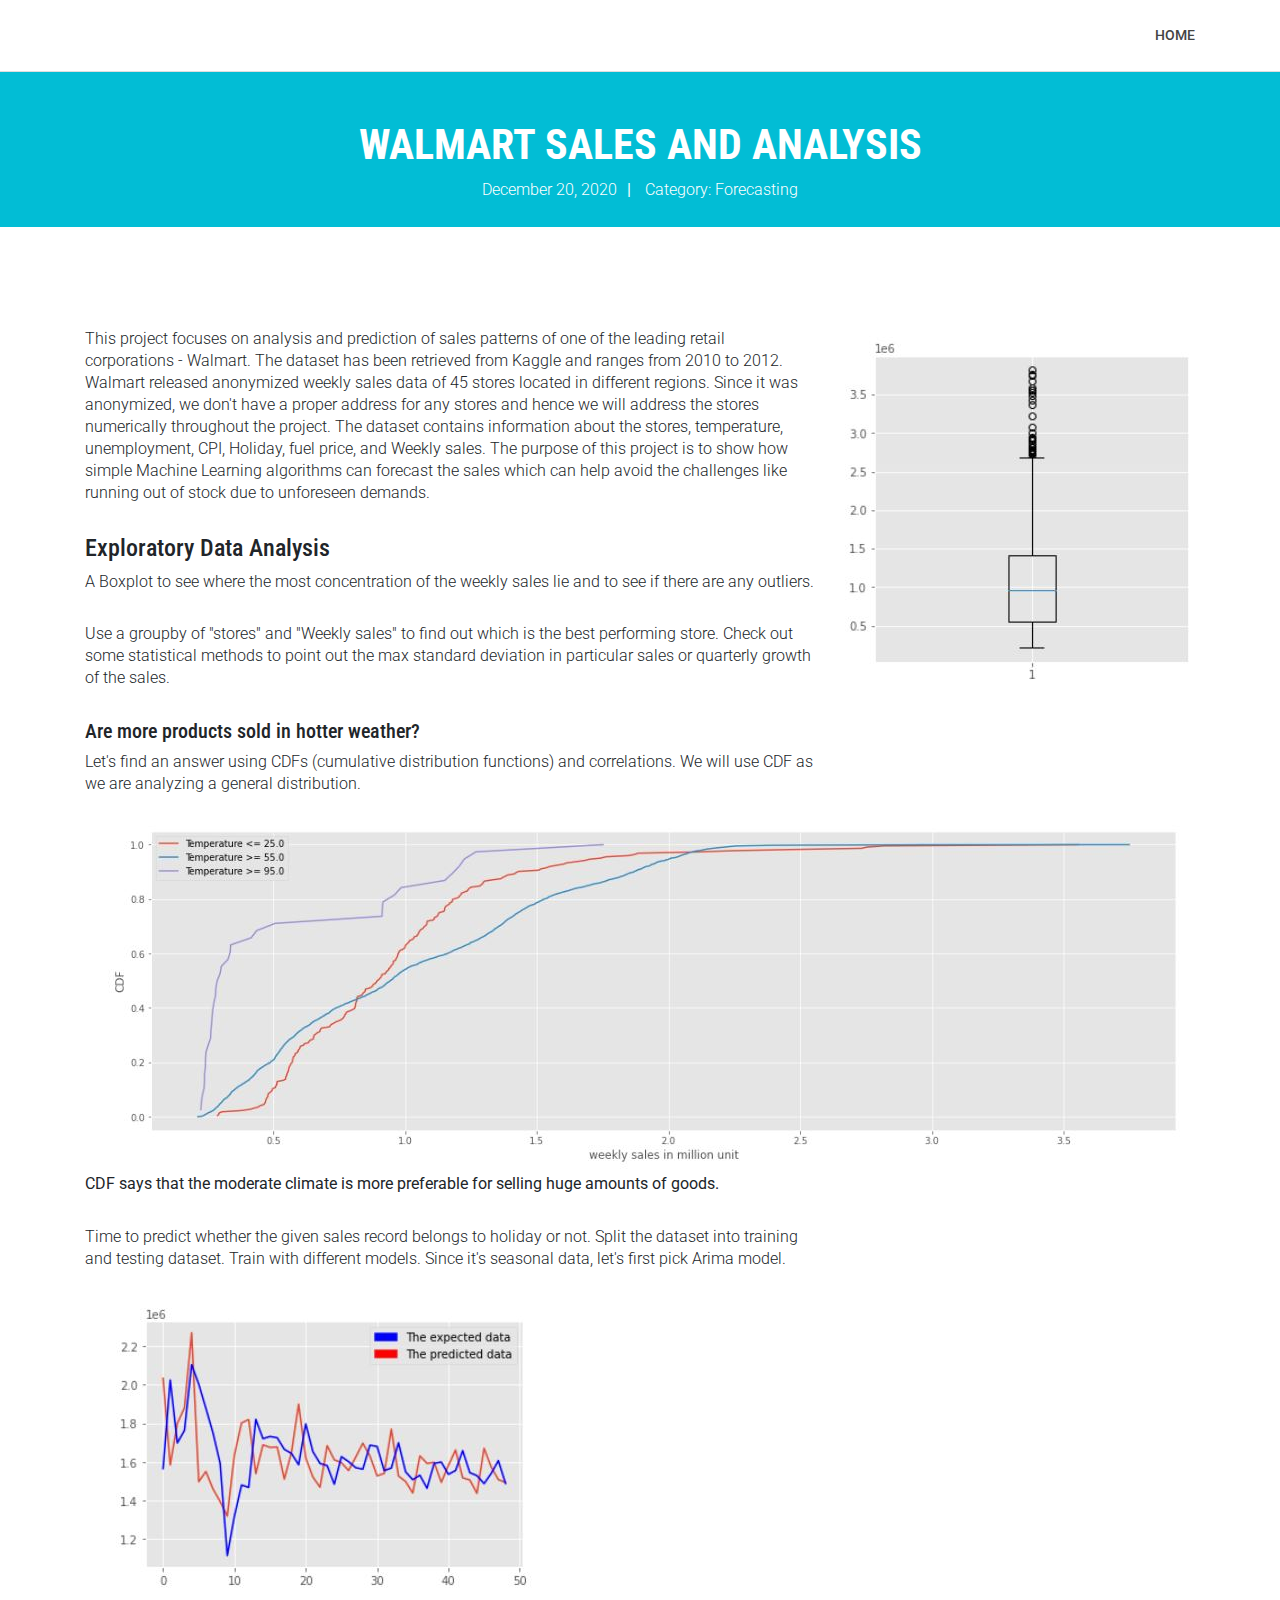
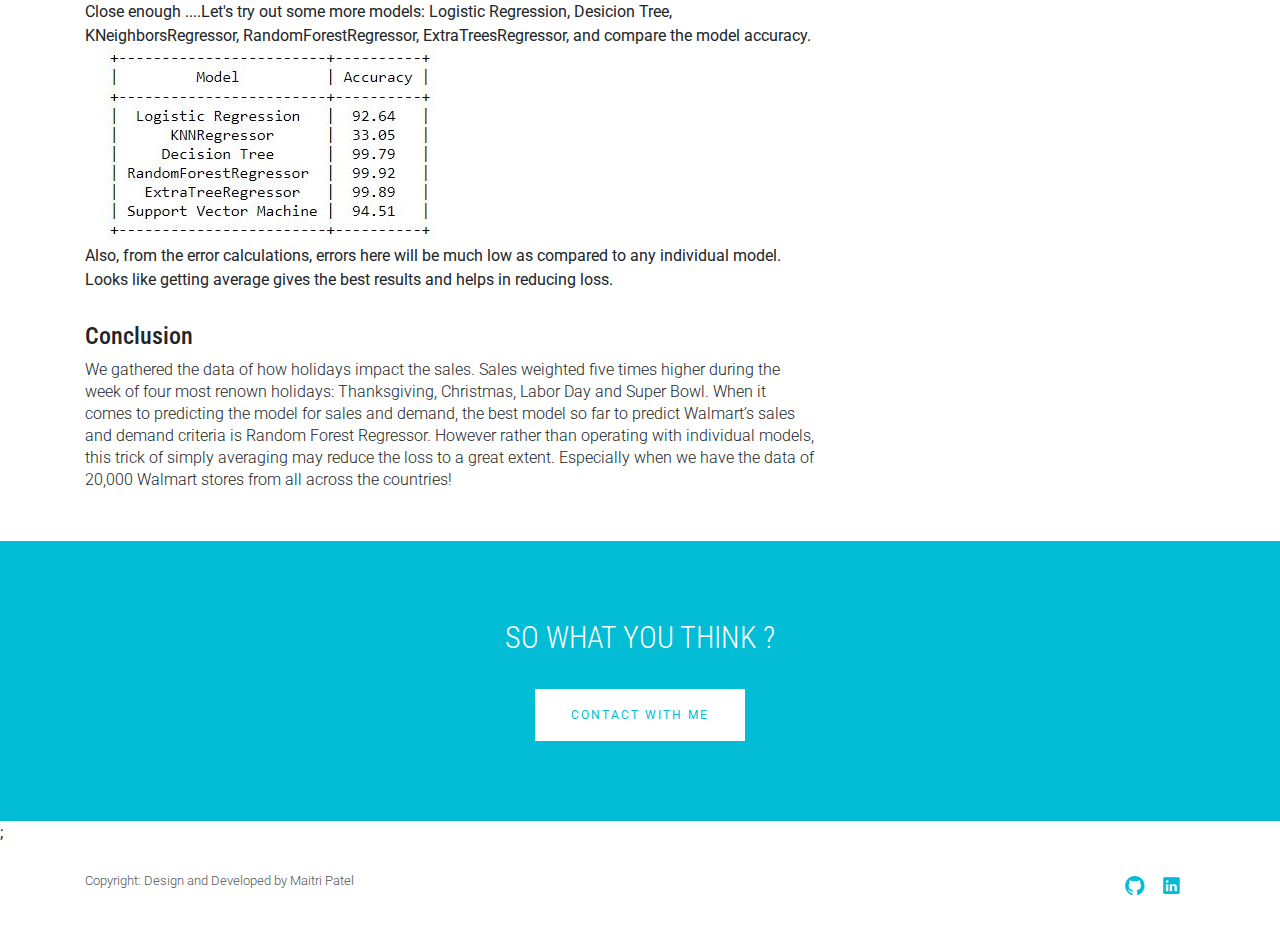
<file: walmart.html>
<!DOCTYPE html>


<html class="no-js">
    <head>
        <!-- Basic Page Needs
        ================================================== -->
        <meta charset="utf-8">
        <meta http-equiv="Content-Type" content="text/html; charset=utf-8">
        <link rel="icon" href="favicon.ico">
        <title>walmart-Sales-and-Analysis@Maitri</title>
        <meta name="description" content="">
        <meta name="keywords" content="">
        <meta name="author" content="">
        <!-- Mobile Specific Metas
        ================================================== -->
        <meta name="format-detection" content="telephone=no">
        <meta name="viewport" content="width=device-width, initial-scale=1">

        
        <!-- Template CSS Files
        ================================================== -->
        <!-- Twitter Bootstrs CSS -->
        <link rel="stylesheet" href="plugins/bootstrap/bootstrap.min.css">
        <!-- Ionicons Fonts Css -->
        <link rel="stylesheet" href="plugins/ionicons/ionicons.min.css">
        <!-- animate css -->
        <link rel="stylesheet" href="plugins/animate-css/animate.css">
        <!-- Hero area slider css-->
        <link rel="stylesheet" href="plugins/slider/slider.css">
        <!-- slick slider -->
        <link rel="stylesheet" href="plugins/slick/slick.css">
        <!-- Fancybox -->
        <link rel="stylesheet" href="plugins/facncybox/jquery.fancybox.css">
        <!-- hover -->
        <link rel="stylesheet" href="plugins/hover/hover-min.css">
        <!-- template main css file -->
        <link rel="stylesheet" href="css/style.css">
    </head>
    <body> <!--
        ==================================================
        Header Section Start
        ================================================== -->
<section class="top-bar animated-header">
    <div class="container">
        <div class="row">
            <div class="col-lg-12">
                <nav class="navbar navbar-expand-lg navbar-light bg-light">
                    
                    <button class="navbar-toggler" type="button" data-toggle="collapse" data-target="#navbarSupportedContent" aria-controls="navbarSupportedContent"
                        aria-expanded="false" aria-label="Toggle navigation">
                        <span class="navbar-toggler-icon"></span>
                    </button>

                    <div class="collapse navbar-collapse" id="navbarSupportedContent">
                        <ul class="navbar-nav ml-auto">
                            <li class="nav-item">
                                <a class="nav-link" href="index.html">Home
                                    <span class="sr-only">(current)</span>
                                </a>
                            </li>
 <!-- ==================================================
       
                            <li class="nav-item dropdown">
                                <a class="nav-link dropdown-toggle" href="#" id="navbarDropdown" role="button" data-toggle="dropdown" aria-haspopup="true"
                                    aria-expanded="false">
                                    Pages
                                </a>
                                <div class="dropdown-menu" aria-labelledby="navbarDropdown">
                                    <a class="dropdown-item" href="404.html">404 Page</a>
                                    <a class="dropdown-item" href="gallery.html">Gallery</a>
                                    <a class="dropdown-item" href="single-post.html">Single Post</a>
                                </div>
                            </li>
                            <li class="nav-item dropdown">
                                <a class="nav-link dropdown-toggle" href="#" id="navbarDropdown" role="button" data-toggle="dropdown" aria-haspopup="true"
                                    aria-expanded="false">
                                    Blog
                                </a>
                                <div class="dropdown-menu" aria-labelledby="navbarDropdown">
                                    <a class="dropdown-item" href="blog-fullwidth.html">Blog Full</a>
                                    <a class="dropdown-item" href="blog-left-sidebar.html">Blog Left sidebar</a>
                                    <a class="dropdown-item" href="blog-right-sidebar.html">Blog Right sidebar</a>
                                </div>
                            </li>
                            <li class="nav-item">
                                <a class="nav-link" href="contact.html">Contact</a>
                            </li>
 ================================================== -->
                        </ul>
                    </div>
                </nav>
            </div>
        </div>
    </div>
</section>
<!--
==================================================
Global Page Section Start
================================================== -->
<section class="global-page-header">
  <div class="container">
    <div class="row">
      <div class="col-md-12">
        <div class="block">
          <h2>Walmart Sales and Analysis</h2>
          <div class="portfolio-meta">
            <span>December 20, 2020</span>|
            <span> Category: Forecasting</span>
    
          </div>
        </div>
      </div>
    </div>
  </div>
</section>
<!--/#Page header-->

<!-- work details part start -->
<section class="work-single">
  <div class="container">
    <div class="row">
      <div class="col-lg-12">
        
      </div>
    </div>
    <div class="row">
      <div class="col-lg-8">
        <!-- work single Content -->
        <div class="work-single-content">

          <p>This project focuses on analysis and prediction of sales patterns of one of the leading retail corporations - Walmart. The dataset has been retrieved from Kaggle 
	     and ranges from 2010 to 2012. Walmart released anonymized weekly sales data of 45 stores located in different regions. Since it was anonymized, we don't have a proper address for any stores and hence we will 
	     address the stores numerically throughout the project. The dataset contains information about the stores, temperature, unemployment, CPI, Holiday, fuel price, and Weekly sales.

             The purpose of this project is to show how simple Machine Learning algorithms can forecast the sales which can help avoid the challenges like running out of stock due to unforeseen demands.</p>

	  <h4>Exploratory Data Analysis</h4>
	  <p> A Boxplot to see where the most concentration of the weekly sales lie and to see if there are any outliers.</p>

		<p> Use a groupby of "stores" and "Weekly sales" to find out which is the best performing store. Check out some statistical methods to point out the max standard
		deviation in particular sales or quarterly growth of the sales.</p>
	  
	  <h5>Are more products sold in hotter weather?</h5>
	  <p>Let's find an answer using CDFs (cumulative distribution functions) and correlations. We will use CDF as we are analyzing a general distribution.
      <div class="col-md-4 col-sm-6">
        <div class="block wow fadeInRight" data-wow-delay=".3s" data-wow-duration="500ms">
          <img src="images/about/w2.JPG" alt="">
        </div>
      </div>
CDF says that the moderate climate is more preferable for selling huge amounts of goods.</p>
        
 		<p>Time to predict whether the given sales record belongs to holiday or not. Split the dataset into training and testing dataset. Train with different models. Since it's seasonal data, let's first pick Arima model.
      <div class="col-md-4 col-sm-6">
        <div class="block wow fadeInRight" data-wow-delay=".3s" data-wow-duration="500ms">
          <img src="images/about/w3.JPG" alt="">
        </div>
      </div>
	Close enough ....Let's try out some more models: Logistic Regression, Desicion Tree, KNeighborsRegressor, RandomForestRegressor, ExtraTreesRegressor, and compare the model accuracy.
      <div class="col-md-4 col-sm-6">
        <div class="block wow fadeInRight" data-wow-delay=".3s" data-wow-duration="500ms">
          <img src="images/about/w4.JPG" alt="">
        </div>
      </div>
	Also, from the error calculations, errors here will be much low as compared to any individual model. Looks like getting average gives the best results and helps in reducing loss.
 </p>

	  <h4>Conclusion</h4>

	 <p>We gathered the data of how holidays impact the sales. Sales weighted five times higher during the week of four most renown holidays: Thanksgiving, Christmas, Labor Day and 
	Super Bowl. When it comes to predicting the model for sales and demand, the best model so far to predict Walmart’s sales and demand criteria is Random Forest Regressor. 
	However rather than operating with individual models, this trick of simply averaging may reduce the loss to a great extent. Especially when we have the data of 20,000 Walmart 
	stores from all across the countries!
</p>
        

	</div>
      </div>
      <div class="col-md-4 col-sm-6">
        <div class="block wow fadeInRight" data-wow-delay=".3s" data-wow-duration="500ms">
          <img src="images/about/w1.JPG" alt="">
        </div>
      </div>

<!--
      <div class="col-lg-12">
        <a class="btn btn-dafault btn-work hvr-bounce-to-right" href="#">get this work</a>
      </div> 
-->
    </div>
  </div>
</section>
<!-- work details part end -->


            <!--
            ==================================================
            Call To Action Section Start
            ================================================== -->
            <section id="call-to-action">
                <div class="container">
                    <div class="row">
                        <div class="col-md-12">
                            <div class="block">
                                <h2 class="title wow fadeInDown" data-wow-delay=".3s" data-wow-duration="500ms">SO WHAT YOU THINK ?</h1>
                               
                                <a href="mailto:maitripatel1299@gmail.com" class="btn btn-default btn-contact wow fadeInDown" data-wow-delay=".7s" data-wow-duration="500ms">Contact With Me</a>
                            </div>
                        </div>
                        
                    </div>
                </div>
            </section>;
            <!--
            ==================================================
            Footer Section Start
            ================================================== -->
            <footer id="footer">
                <div class="container">
                    <div class="row content-justify-between">
                        <div class="col-md-8 col-12 text-center text-lg-left text-md-left">
                            <p class="copyright">Copyright: Design and Developed by Maitri Patel
                            </p>
                        </div>
                        <div class="col-md-4 col-12">
                            <!-- Social Media -->
                            <ul class="social text-center text-md-right text-lg-right">
                          
                                <li>
                                    <a href="https://github.com/maitri99" class="Github">
                                        <i class="ion-social-github"></i>
                                    </a>
                                </li>
                                <li>
                                    <a href="https://www.linkedin.com/in/maitri-patel-7269bb148" class="Linkedin">
                                        <i class="ion-social-linkedin"></i>
                                    </a>
                                </li>
                               
                            </ul>
                        </div>
                    </div>
                </div>
            </footer> <!-- /#footer -->
	<!-- Template Javascript Files
	================================================== -->
	<!-- jquery -->
	<script src="plugins/jQurey/jquery.min.js"></script>
	<!-- Form Validation -->
    <script src="plugins/form-validation/jquery.form.js"></script> 
    <script src="plugins/form-validation/jquery.validate.min.js"></script>
	<!-- slick slider -->
	<script src="plugins/slick/slick.min.js"></script>
	<!-- bootstrap js -->
	<script src="plugins/bootstrap/bootstrap.min.js"></script>
	<!-- wow js -->
	<script src="plugins/wow-js/wow.min.js"></script>
	<!-- slider js -->
	<script src="plugins/slider/slider.js"></script>
	<!-- Fancybox -->
	<script src="plugins/facncybox/jquery.fancybox.js"></script>
	<!-- template main js -->
	<script src="js/main.js"></script>
 	</body>
</html>
</file>
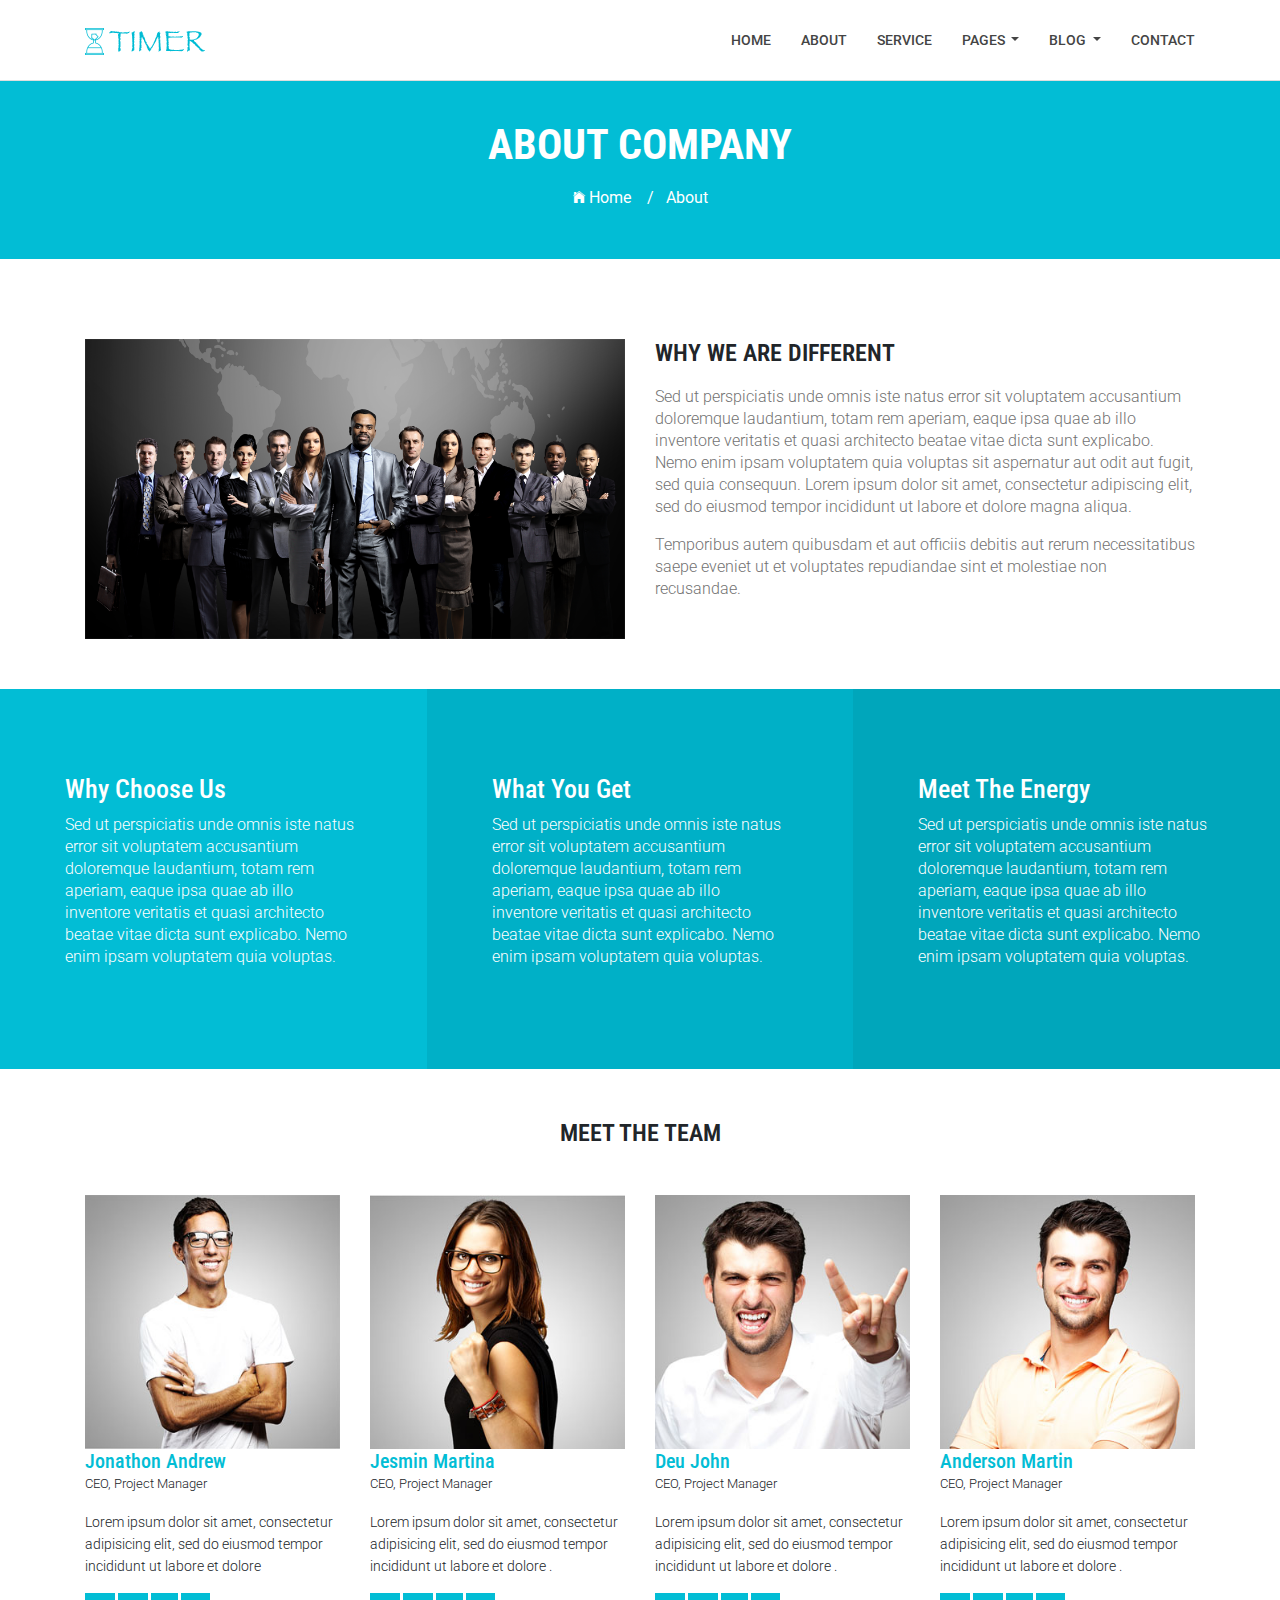
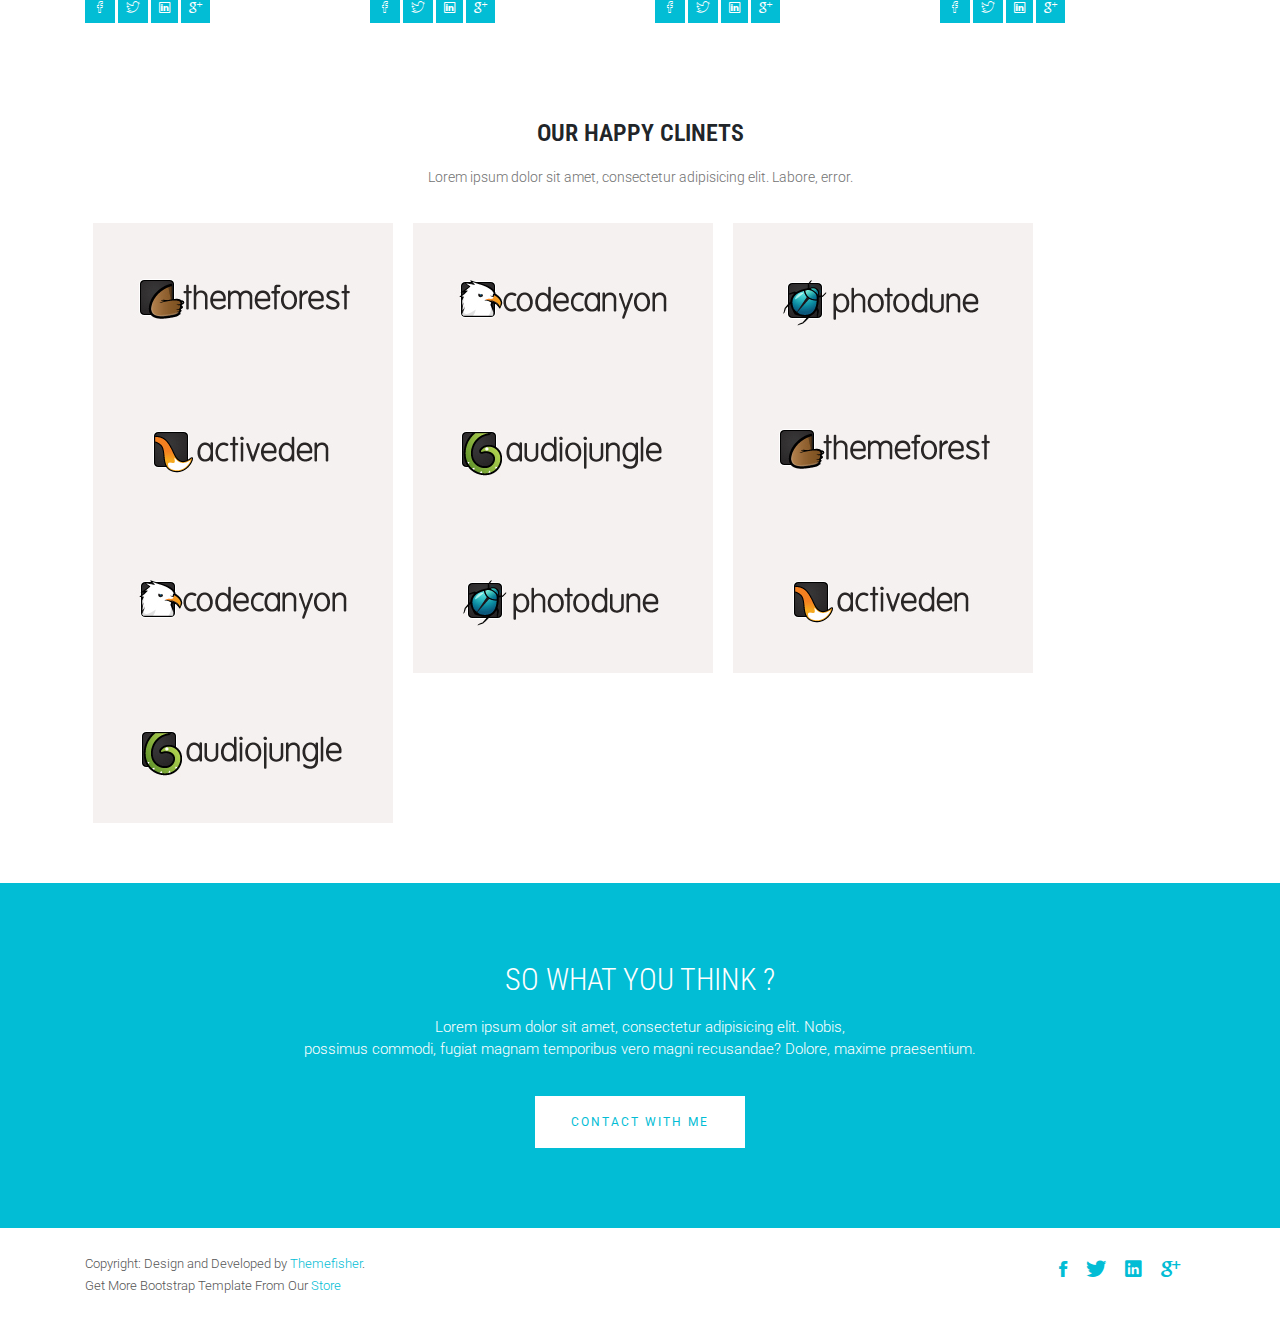
<file: theme/about.html>
<!DOCTYPE html>

<!--
 // WEBSITE: https://themefisher.com
 // TWITTER: https://twitter.com/themefisher
 // FACEBOOK: https://www.facebook.com/themefisher
 // GITHUB: https://github.com/themefisher/
-->

<html class="no-js">
    <head>
        <!-- Basic Page Needs
        ================================================== -->
        <meta charset="utf-8">
        <meta http-equiv="Content-Type" content="text/html; charset=utf-8">
        <link rel="icon" href="favicon.ico">
        <title>Timer Agency Template</title>
        <meta name="description" content="">
        <meta name="keywords" content="">
        <meta name="author" content="">
        <!-- Mobile Specific Metas
        ================================================== -->
        <meta name="format-detection" content="telephone=no">
        <meta name="viewport" content="width=device-width, initial-scale=1">

        
        <!-- Template CSS Files
        ================================================== -->
        <!-- Twitter Bootstrs CSS -->
        <link rel="stylesheet" href="plugins/bootstrap/bootstrap.min.css">
        <!-- Ionicons Fonts Css -->
        <link rel="stylesheet" href="plugins/ionicons/ionicons.min.css">
        <!-- animate css -->
        <link rel="stylesheet" href="plugins/animate-css/animate.css">
        <!-- Hero area slider css-->
        <link rel="stylesheet" href="plugins/slider/slider.css">
        <!-- slick slider -->
        <link rel="stylesheet" href="plugins/slick/slick.css">
        <!-- Fancybox -->
        <link rel="stylesheet" href="plugins/facncybox/jquery.fancybox.css">
        <!-- hover -->
        <link rel="stylesheet" href="plugins/hover/hover-min.css">
        <!-- template main css file -->
        <link rel="stylesheet" href="css/style.css">
    </head>
    <body>

<!--
        ==================================================
        Header Section Start
        ================================================== -->
<section class="top-bar animated-header">
    <div class="container">
        <div class="row">
            <div class="col-lg-12">
                <nav class="navbar navbar-expand-lg navbar-light bg-light">
                    <a class="navbar-brand" href="index.html">
                        <img src="../images/logo.png" alt="logo">
                    </a>
                    <button class="navbar-toggler" type="button" data-toggle="collapse" data-target="#navbarSupportedContent" aria-controls="navbarSupportedContent"
                        aria-expanded="false" aria-label="Toggle navigation">
                        <span class="navbar-toggler-icon"></span>
                    </button>

                    <div class="collapse navbar-collapse" id="navbarSupportedContent">
                        <ul class="navbar-nav ml-auto">
                            <li class="nav-item">
                                <a class="nav-link" href="index.html">Home
                                    <span class="sr-only">(current)</span>
                                </a>
                            </li>
                            <li class="nav-item">
                                <a class="nav-link" href="about.html">About</a>
                            </li>
                            <li class="nav-item">
                                <a class="nav-link" href="service.html">Service</a>
                            </li>
                            <li class="nav-item dropdown">
                                <a class="nav-link dropdown-toggle" href="#" id="navbarDropdown" role="button" data-toggle="dropdown" aria-haspopup="true"
                                    aria-expanded="false">
                                    Pages
                                </a>
                                <div class="dropdown-menu" aria-labelledby="navbarDropdown">
                                    <a class="dropdown-item" href="404.html">404 Page</a>
                                    <a class="dropdown-item" href="gallery.html">Gallery</a>
                                    <a class="dropdown-item" href="single-post.html">Single Post</a>
                                </div>
                            </li>
                            <li class="nav-item dropdown">
                                <a class="nav-link dropdown-toggle" href="#" id="navbarDropdown" role="button" data-toggle="dropdown" aria-haspopup="true"
                                    aria-expanded="false">
                                    Blog
                                </a>
                                <div class="dropdown-menu" aria-labelledby="navbarDropdown">
                                    <a class="dropdown-item" href="blog-fullwidth.html">Blog Full</a>
                                    <a class="dropdown-item" href="blog-left-sidebar.html">Blog Left sidebar</a>
                                    <a class="dropdown-item" href="blog-right-sidebar.html">Blog Right sidebar</a>
                                </div>
                            </li>
                            <li class="nav-item">
                                <a class="nav-link" href="contact.html">Contact</a>
                            </li>
                        </ul>
                    </div>
                </nav>
            </div>
        </div>
    </div>
</section>

        <!-- 
        ================================================== 
            Global Page Section Start
        ================================================== -->
        <section class="global-page-header">
            <div class="container">
                <div class="row">
                    <div class="col-md-12">
                        <div class="block">
                            <h2>About Company</h2>
                            <ol class="breadcrumb list-inline text-center">
                                <li class="list-inline-item">
                                    <a href="index.html">
                                        <i class="ion-ios-home"></i>
                                        Home  &nbsp; &nbsp;/
                                    </a>
                                </li>
                                <li class="active list-inline-item">About</li>
                            </ol>
                        </div>
                    </div>
                </div>
            </div>
        </section>
<!-- 
================================================== 
    Company Description Section Start
================================================== -->
<section class="company-description">
  <div class="container">
    <div class="row">
      <div class="col-md-6 wow fadeInLeft" data-wow-delay=".3s">
        <img src="images/about/about-company.jpg" alt="" class="img-fluid">
      </div>
      <div class="col-md-6">
        <div class="block">
          <h3 class="subtitle wow fadeInUp" data-wow-delay=".3s" data-wow-duration="500ms">Why We are Different</h3>
          <p class="wow fadeInUp" data-wow-delay=".5s" data-wow-duration="500ms">
            Sed ut perspiciatis unde omnis iste natus error sit voluptatem accusantium doloremque laudantium, totam rem
            aperiam, eaque ipsa quae ab illo inventore veritatis et quasi architecto beatae vitae dicta sunt explicabo.
            Nemo enim ipsam voluptatem quia voluptas sit aspernatur aut odit aut fugit, sed quia consequun. Lorem ipsum
            dolor sit amet, consectetur adipiscing elit, sed do eiusmod tempor incididunt ut labore et dolore magna
            aliqua.
          </p>
          <p class="wow fadeInUp" data-wow-delay=".7s" data-wow-duration="500ms">
            Temporibus autem quibusdam et aut officiis debitis aut rerum necessitatibus saepe eveniet ut et voluptates
            repudiandae sint et molestiae non recusandae.
          </p>

        </div>
      </div>
    </div>
  </div>
</section>


<!-- 
================================================== 
    Company Feature Section Start
================================================== -->
<section class="about-feature clearfix">
  <div class="container-fluid">
    <div class="row">
      <div class="col-lg-4 px-0">
        <div class="block about-feature-1 wow fadeInDown" data-wow-duration="500ms" data-wow-delay=".3s">
          <h2>
            Why Choose Us
          </h2>
          <p>
            Sed ut perspiciatis unde omnis iste natus error sit voluptatem accusantium doloremque laudantium, totam rem
            aperiam, eaque ipsa quae ab illo inventore veritatis et quasi architecto beatae vitae dicta sunt explicabo.
            Nemo enim ipsam voluptatem quia voluptas.
          </p>
        </div>
      </div>
      <div class="col-lg-4 px-0">
        <div class="block about-feature-2 wow fadeInDown" data-wow-duration="500ms" data-wow-delay=".5s">
          <h2 class="item_title">
            What You Get
          </h2>
          <p>
            Sed ut perspiciatis unde omnis iste natus error sit voluptatem accusantium doloremque laudantium, totam rem
            aperiam, eaque ipsa quae ab illo inventore veritatis et quasi architecto beatae vitae dicta sunt explicabo.
            Nemo enim ipsam voluptatem quia voluptas.
          </p>
        </div>
      </div>
      <div class="col-lg-4 px-0">
        <div class="block about-feature-3 wow fadeInDown" data-wow-duration="500ms" data-wow-delay=".7s">
          <h2 class="item_title">
            Meet The Energy
          </h2>
          <p>
            Sed ut perspiciatis unde omnis iste natus error sit voluptatem accusantium doloremque laudantium, totam rem
            aperiam, eaque ipsa quae ab illo inventore veritatis et quasi architecto beatae vitae dicta sunt explicabo.
            Nemo enim ipsam voluptatem quia voluptas.
          </p>
        </div>
      </div>
    </div>
  </div>
</section>


<!-- 
================================================== 
    Team Section Start
================================================== -->
<section id="team">
  <div class="container">
    <div class="row">
      <div class="col-lg-12">
        <h2 class="subtitle text-center">Meet The Team</h2>
      </div>
      <div class="col-md-3 col-sm-6">
        <div class="team-member wow fadeInLeft" data-wow-duration="500ms" data-wow-delay=".3s">
          <div class="team-img">
            <img src="images/team/team-1.jpg" class="team-pic" alt="">
          </div>
          <h3 class="team_name">Jonathon Andrew</h3>
          <p class="team_designation">CEO, Project Manager</p>
          <p class="team_text">Lorem ipsum dolor sit amet, consectetur adipisicing elit, sed do eiusmod tempor
            incididunt ut labore et dolore </p>
          <p class="social-icons">
            <a href="#" class="facebook" target="_blank"><i class="ion-social-facebook-outline"></i></a>
            <a href="#" target="_blank"><i class="ion-social-twitter-outline"></i></a>
            <a href="#" target="_blank"><i class="ion-social-linkedin-outline"></i></a>
            <a href="#" target="_blank"><i class="ion-social-googleplus-outline"></i></a>
          </p>
        </div>
      </div>
      <div class="col-md-3 col-sm-6">
        <div class="team-member wow fadeInLeft" data-wow-duration="500ms" data-wow-delay=".5s">
          <div class="team-img">
            <img src="images/team/team-2.jpg" class="team-pic" alt="">
          </div>
          <h3 class="team_name">Jesmin Martina</h3>
          <p class="team_designation">CEO, Project Manager</p>
          <p class="team_text">Lorem ipsum dolor sit amet, consectetur adipisicing elit, sed do eiusmod tempor
            incididunt ut labore et dolore .</p>
          <p class="social-icons">
            <a href="#" class="facebook" target="_blank"><i class="ion-social-facebook-outline"></i></a>
            <a href="#" target="_blank"><i class="ion-social-twitter-outline"></i></a>
            <a href="#" target="_blank"><i class="ion-social-linkedin-outline"></i></a>
            <a href="#" target="_blank"><i class="ion-social-googleplus-outline"></i></a>
          </p>
        </div>
      </div>
      <div class="col-md-3 col-sm-6">
        <div class="team-member wow fadeInLeft" data-wow-duration="500ms" data-wow-delay=".7s">
          <div class="team-img">
            <img src="images/team/team-3.jpg" class="team-pic" alt="">
          </div>
          <h3 class="team_name">Deu John</h3>
          <p class="team_designation">CEO, Project Manager</p>
          <p class="team_text">Lorem ipsum dolor sit amet, consectetur adipisicing elit, sed do eiusmod tempor
            incididunt ut labore et dolore .</p>
          <p class="social-icons">
            <a href="#" class="facebook" target="_blank"><i class="ion-social-facebook-outline"></i></a>
            <a href="#" target="_blank"><i class="ion-social-twitter-outline"></i></a>
            <a href="#" target="_blank"><i class="ion-social-linkedin-outline"></i></a>
            <a href="#" target="_blank"><i class="ion-social-googleplus-outline"></i></a>
          </p>
        </div>
      </div>
      <div class="col-md-3 col-sm-6">
        <div class="team-member wow fadeInLeft" data-wow-duration="500ms" data-wow-delay=".9s">
          <div class="team-img">
            <img src="images/team/team-4.jpg" class="team-pic" alt="">
          </div>
          <h3 class="team_name">Anderson Martin</h3>
          <p class="team_designation">CEO, Project Manager</p>
          <p class="team_text">Lorem ipsum dolor sit amet, consectetur adipisicing elit, sed do eiusmod tempor
            incididunt ut labore et dolore .</p>
          <p class="social-icons">
            <a href="#" class="facebook" target="_blank"><i class="ion-social-facebook-outline"></i></a>
            <a href="#" target="_blank"><i class="ion-social-twitter-outline"></i></a>
            <a href="#" target="_blank"><i class="ion-social-linkedin-outline"></i></a>
            <a href="#" target="_blank"><i class="ion-social-googleplus-outline"></i></a>
          </p>
        </div>
      </div>
    </div>
  </div>
</section>

<!-- 
        ================================================== 
            Clients Section Start
        ================================================== -->
<section id="clients">
    <div class="container">
        <div class="row">
            <div class="col-md-12">
                <h2 class="subtitle text-center wow fadeInUp animated" data-wow-duration="500ms" data-wow-delay=".3s">Our
                    Happy Clinets</h2>
                <p class="subtitle-des text-center wow fadeInUp animated" data-wow-duration="500ms" data-wow-delay=".5s">Lorem
                    ipsum dolor sit amet, consectetur adipisicing elit. Labore, error.</p>
                <div id="clients-logo" class="clients-logo-slider">
                    <img class="img-fluid mx-2" src="images/clients/logo-1.jpg" alt="">
                    <img class="img-fluid mx-2" src="images/clients/logo-2.jpg" alt="">
                    <img class="img-fluid mx-2" src="images/clients/logo-3.jpg" alt="">
                    <img class="img-fluid mx-2" src="images/clients/logo-4.jpg" alt="">
                    <img class="img-fluid mx-2" src="images/clients/logo-5.jpg" alt="">
                    <img class="img-fluid mx-2" src="images/clients/logo-1.jpg" alt="">
                    <img class="img-fluid mx-2" src="images/clients/logo-2.jpg" alt="">
                    <img class="img-fluid mx-2" src="images/clients/logo-3.jpg" alt="">
                    <img class="img-fluid mx-2" src="images/clients/logo-4.jpg" alt="">
                    <img class="img-fluid mx-2" src="images/clients/logo-5.jpg" alt="">
                </div>
            </div>
        </div>
    </div>
</section>

            <!--
            ==================================================
            Call To Action Section Start
            ================================================== -->
            <section id="call-to-action">
                <div class="container">
                    <div class="row">
                        <div class="col-md-12">
                            <div class="block">
                                <h2 class="title wow fadeInDown" data-wow-delay=".3s" data-wow-duration="500ms">SO WHAT YOU THINK ?</h1>
                                <p class="wow fadeInDown" data-wow-delay=".5s" data-wow-duration="500ms">Lorem ipsum dolor sit amet, consectetur adipisicing elit. Nobis,<br>possimus commodi, fugiat magnam temporibus vero magni recusandae? Dolore, maxime praesentium.</p>
                                <a href="contact.html" class="btn btn-default btn-contact wow fadeInDown" data-wow-delay=".7s" data-wow-duration="500ms">Contact With Me</a>
                            </div>
                        </div>
                        
                    </div>
                </div>
            </section>

            <!--
            ==================================================
            Footer Section Start
            ================================================== -->
            <footer id="footer">
                <div class="container">
                    <div class="row content-justify-between">
                        <div class="col-md-8 col-12 text-center text-lg-left text-md-left">
                            <p class="copyright">Copyright: Design and Developed by <a href="http://www.Themefisher.com" target="_blank">Themefisher</a>. <br> 
                                Get More Bootstrap Template From Our 
                                <a href="https://themefisher.com/free-bootstrap-templates/" target="_blank">Store</a>
                            </p>
                        </div>
                        <div class="col-md-4 col-12">
                            <!-- Social Media -->
                            <ul class="social text-center text-md-right text-lg-right">
                                <li>
                                    <a href="http://wwww.fb.com/themefisher" class="Facebook">
                                        <i class="ion-social-facebook"></i>
                                    </a>
                                </li>
                                <li>
                                    <a href="http://wwww.twitter.com/themefisher" class="Twitter">
                                        <i class="ion-social-twitter"></i>
                                    </a>
                                </li>
                                <li>
                                    <a href="#" class="Linkedin">
                                        <i class="ion-social-linkedin"></i>
                                    </a>
                                </li>
                                <li>
                                    <a href="http://wwww.fb.com/themefisher" class="Google Plus">
                                        <i class="ion-social-googleplus"></i>
                                    </a>
                                </li>
                            </ul>
                        </div>
                    </div>
                </div>
            </footer> <!-- /#footer -->

	<!-- Template Javascript Files
	================================================== -->
	<!-- jquery -->
	<script src="plugins/jQurey/jquery.min.js"></script>
	<!-- Form Validation -->
    <script src="plugins/form-validation/jquery.form.js"></script> 
    <script src="plugins/form-validation/jquery.validate.min.js"></script>
	<!-- slick slider -->
	<script src="plugins/slick/slick.min.js"></script>
	<!-- bootstrap js -->
	<script src="plugins/bootstrap/bootstrap.min.js"></script>
	<!-- wow js -->
	<script src="plugins/wow-js/wow.min.js"></script>
	<!-- slider js -->
	<script src="plugins/slider/slider.js"></script>
	<!-- Fancybox -->
	<script src="plugins/facncybox/jquery.fancybox.js"></script>
	<!-- template main js -->
	<script src="js/main.js"></script>
 	</body>
</html>
</file>
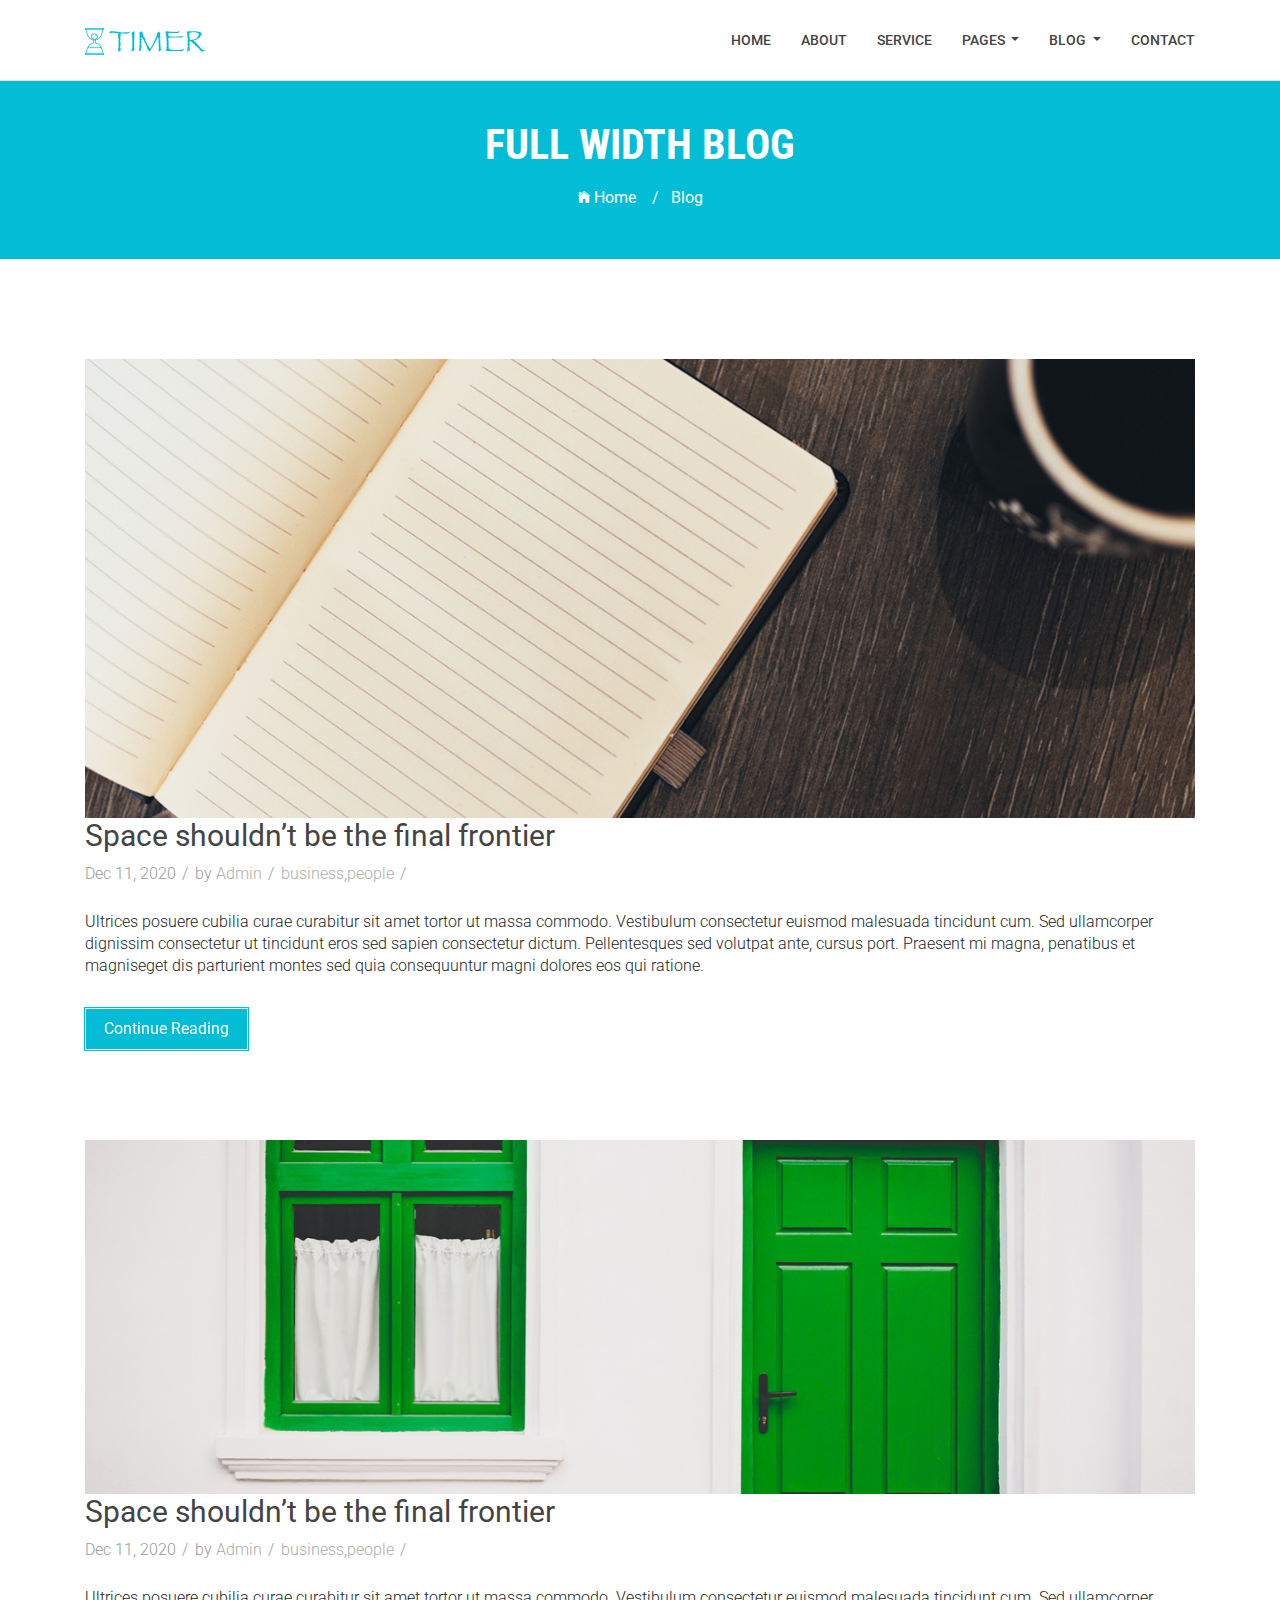
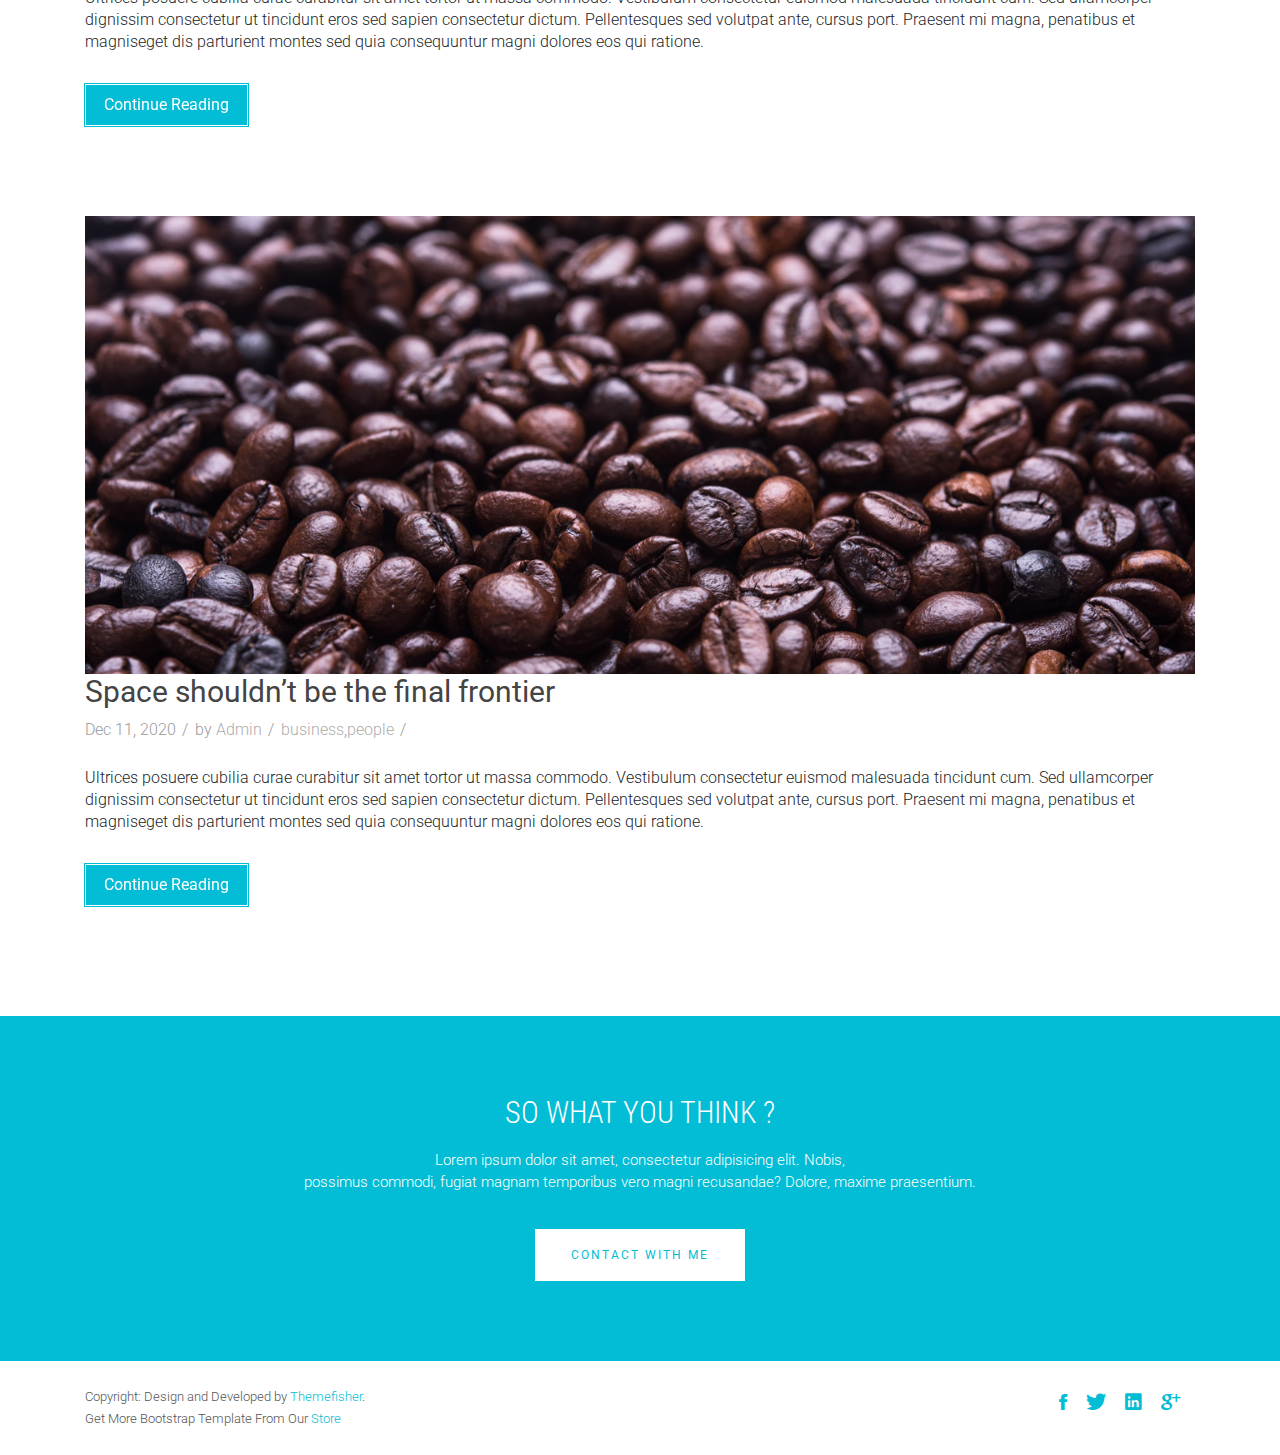
<file: theme/blog-fullwidth.html>
<!DOCTYPE html>

<!--
 // WEBSITE: https://themefisher.com
 // TWITTER: https://twitter.com/themefisher
 // FACEBOOK: https://www.facebook.com/themefisher
 // GITHUB: https://github.com/themefisher/
-->

<html class="no-js">
    <head>
        <!-- Basic Page Needs
        ================================================== -->
        <meta charset="utf-8">
        <meta http-equiv="Content-Type" content="text/html; charset=utf-8">
        <link rel="icon" href="favicon.ico">
        <title>Timer Agency Template</title>
        <meta name="description" content="">
        <meta name="keywords" content="">
        <meta name="author" content="">
        <!-- Mobile Specific Metas
        ================================================== -->
        <meta name="format-detection" content="telephone=no">
        <meta name="viewport" content="width=device-width, initial-scale=1">

        
        <!-- Template CSS Files
        ================================================== -->
        <!-- Twitter Bootstrs CSS -->
        <link rel="stylesheet" href="plugins/bootstrap/bootstrap.min.css">
        <!-- Ionicons Fonts Css -->
        <link rel="stylesheet" href="plugins/ionicons/ionicons.min.css">
        <!-- animate css -->
        <link rel="stylesheet" href="plugins/animate-css/animate.css">
        <!-- Hero area slider css-->
        <link rel="stylesheet" href="plugins/slider/slider.css">
        <!-- slick slider -->
        <link rel="stylesheet" href="plugins/slick/slick.css">
        <!-- Fancybox -->
        <link rel="stylesheet" href="plugins/facncybox/jquery.fancybox.css">
        <!-- hover -->
        <link rel="stylesheet" href="plugins/hover/hover-min.css">
        <!-- template main css file -->
        <link rel="stylesheet" href="css/style.css">
    </head>
    <body>

<!--
        ==================================================
        Header Section Start
        ================================================== -->
<section class="top-bar animated-header">
    <div class="container">
        <div class="row">
            <div class="col-lg-12">
                <nav class="navbar navbar-expand-lg navbar-light bg-light">
                    <a class="navbar-brand" href="index.html">
                        <img src="../images/logo.png" alt="logo">
                    </a>
                    <button class="navbar-toggler" type="button" data-toggle="collapse" data-target="#navbarSupportedContent" aria-controls="navbarSupportedContent"
                        aria-expanded="false" aria-label="Toggle navigation">
                        <span class="navbar-toggler-icon"></span>
                    </button>

                    <div class="collapse navbar-collapse" id="navbarSupportedContent">
                        <ul class="navbar-nav ml-auto">
                            <li class="nav-item">
                                <a class="nav-link" href="index.html">Home
                                    <span class="sr-only">(current)</span>
                                </a>
                            </li>
                            <li class="nav-item">
                                <a class="nav-link" href="about.html">About</a>
                            </li>
                            <li class="nav-item">
                                <a class="nav-link" href="service.html">Service</a>
                            </li>
                            <li class="nav-item dropdown">
                                <a class="nav-link dropdown-toggle" href="#" id="navbarDropdown" role="button" data-toggle="dropdown" aria-haspopup="true"
                                    aria-expanded="false">
                                    Pages
                                </a>
                                <div class="dropdown-menu" aria-labelledby="navbarDropdown">
                                    <a class="dropdown-item" href="404.html">404 Page</a>
                                    <a class="dropdown-item" href="gallery.html">Gallery</a>
                                    <a class="dropdown-item" href="single-post.html">Single Post</a>
                                </div>
                            </li>
                            <li class="nav-item dropdown">
                                <a class="nav-link dropdown-toggle" href="#" id="navbarDropdown" role="button" data-toggle="dropdown" aria-haspopup="true"
                                    aria-expanded="false">
                                    Blog
                                </a>
                                <div class="dropdown-menu" aria-labelledby="navbarDropdown">
                                    <a class="dropdown-item" href="blog-fullwidth.html">Blog Full</a>
                                    <a class="dropdown-item" href="blog-left-sidebar.html">Blog Left sidebar</a>
                                    <a class="dropdown-item" href="blog-right-sidebar.html">Blog Right sidebar</a>
                                </div>
                            </li>
                            <li class="nav-item">
                                <a class="nav-link" href="contact.html">Contact</a>
                            </li>
                        </ul>
                    </div>
                </nav>
            </div>
        </div>
    </div>
</section>

        <!-- 
        ================================================== 
            Global Page Section Start
        ================================================== -->
        <section class="global-page-header">
            <div class="container">
                <div class="row">
                    <div class="col-md-12">
                        <div class="block">
                            <h2>Full width blog</h2>
                            <ol class="breadcrumb list-inline text-center">
                                <li class="list-inline-item">
                                    <a href="index.html">
                                        <i class="ion-ios-home"></i>
                                        Home  &nbsp; &nbsp;/
                                    </a>
                                </li>
                                <li class="active list-inline-item">Blog</li>
                            </ol>
                        </div>
                    </div>
                </div>
            </div>
        </section>


<!--=====================================
=            Full Width Blog            =
======================================-->
<section id="blog-full-width">
  <div class="container">
    <div class="row">
      <div class="col-md-12">
        <article class="wow fadeInDown" data-wow-delay=".3s" data-wow-duration="500ms">
          <div class="blog-post-image">
            <a href="post-fullwidth.html"><img class="img-fluid" src="images/blog/post-1.jpg" alt="" /></a>
          </div>
          <div class="blog-content">
            <h2 class="blogpost-title">
              <a href="post-fullwidth.html">Space shouldn’t be the final frontier</a>
            </h2>
            <div class="blog-meta">
              <span>Dec 11, 2020</span>
              <span>by <a href="">Admin</a></span>
              <span><a href="">business</a>,<a href="">people</a></span>
            </div>
            <p>Ultrices posuere cubilia curae curabitur sit amet tortor ut massa commodo. Vestibulum consectetur euismod
              malesuada tincidunt cum. Sed ullamcorper dignissim consectetur ut tincidunt eros sed sapien consectetur
              dictum. Pellentesques sed volutpat ante, cursus port. Praesent mi magna, penatibus et magniseget dis
              parturient montes sed quia consequuntur magni dolores eos qui ratione.
            </p>
            <a href="single-post.html" class="btn btn-dafault btn-details hvr-bounce-to-right">Continue Reading</a>
          </div>

        </article>
        <article class="wow fadeInDown" data-wow-delay=".5s" data-wow-duration="500ms">
          <div class="blog-post-image">
            <a href="post-fullwidth.html"><img class="img-fluid" src="images/blog/post-2.jpg" alt="" /></a>
          </div>
          <div class="blog-content">
            <h2 class="blogpost-title">
              <a href="post-fullwidth.html">Space shouldn’t be the final frontier</a>
            </h2>
            <div class="blog-meta">
              <span>Dec 11, 2020</span>
              <span>by <a href="">Admin</a></span>
              <span><a href="">business</a>,<a href="">people</a></span>
            </div>
            <p>Ultrices posuere cubilia curae curabitur sit amet tortor ut massa commodo. Vestibulum consectetur euismod
              malesuada tincidunt cum. Sed ullamcorper dignissim consectetur ut tincidunt eros sed sapien consectetur
              dictum. Pellentesques sed volutpat ante, cursus port. Praesent mi magna, penatibus et magniseget dis
              parturient montes sed quia consequuntur magni dolores eos qui ratione.
            </p>
            <a href="single-post.html" class="btn btn-dafault btn-details hvr-bounce-to-right">Continue Reading</a>
          </div>

        </article>
        <article class="wow fadeInDown" data-wow-delay=".7s" data-wow-duration="500ms">
          <div class="blog-post-image">
            <a href="post-fullwidth.html"><img class="img-fluid" src="images/blog/post-3.jpg" alt="" /></a>
          </div>
          <div class="blog-content">
            <h2 class="blogpost-title">
              <a href="post-fullwidth.html">Space shouldn’t be the final frontier</a>
            </h2>
            <div class="blog-meta">
              <span>Dec 11, 2020</span>
              <span>by <a href="">Admin</a></span>
              <span><a href="">business</a>,<a href="">people</a></span>
            </div>
            <p>Ultrices posuere cubilia curae curabitur sit amet tortor ut massa commodo. Vestibulum consectetur euismod
              malesuada tincidunt cum. Sed ullamcorper dignissim consectetur ut tincidunt eros sed sapien consectetur
              dictum. Pellentesques sed volutpat ante, cursus port. Praesent mi magna, penatibus et magniseget dis
              parturient montes sed quia consequuntur magni dolores eos qui ratione.
            </p>
            <a href="single-post.html" class="btn btn-dafault btn-details hvr-bounce-to-right">Continue Reading</a>
          </div>

        </article>
      </div>
    </div>
  </div>
</section>

            <!--
            ==================================================
            Call To Action Section Start
            ================================================== -->
            <section id="call-to-action">
                <div class="container">
                    <div class="row">
                        <div class="col-md-12">
                            <div class="block">
                                <h2 class="title wow fadeInDown" data-wow-delay=".3s" data-wow-duration="500ms">SO WHAT YOU THINK ?</h1>
                                <p class="wow fadeInDown" data-wow-delay=".5s" data-wow-duration="500ms">Lorem ipsum dolor sit amet, consectetur adipisicing elit. Nobis,<br>possimus commodi, fugiat magnam temporibus vero magni recusandae? Dolore, maxime praesentium.</p>
                                <a href="contact.html" class="btn btn-default btn-contact wow fadeInDown" data-wow-delay=".7s" data-wow-duration="500ms">Contact With Me</a>
                            </div>
                        </div>
                        
                    </div>
                </div>
            </section>

            <!--
            ==================================================
            Footer Section Start
            ================================================== -->
            <footer id="footer">
                <div class="container">
                    <div class="row content-justify-between">
                        <div class="col-md-8 col-12 text-center text-lg-left text-md-left">
                            <p class="copyright">Copyright: Design and Developed by <a href="http://www.Themefisher.com" target="_blank">Themefisher</a>. <br> 
                                Get More Bootstrap Template From Our 
                                <a href="https://themefisher.com/free-bootstrap-templates/" target="_blank">Store</a>
                            </p>
                        </div>
                        <div class="col-md-4 col-12">
                            <!-- Social Media -->
                            <ul class="social text-center text-md-right text-lg-right">
                                <li>
                                    <a href="http://wwww.fb.com/themefisher" class="Facebook">
                                        <i class="ion-social-facebook"></i>
                                    </a>
                                </li>
                                <li>
                                    <a href="http://wwww.twitter.com/themefisher" class="Twitter">
                                        <i class="ion-social-twitter"></i>
                                    </a>
                                </li>
                                <li>
                                    <a href="#" class="Linkedin">
                                        <i class="ion-social-linkedin"></i>
                                    </a>
                                </li>
                                <li>
                                    <a href="http://wwww.fb.com/themefisher" class="Google Plus">
                                        <i class="ion-social-googleplus"></i>
                                    </a>
                                </li>
                            </ul>
                        </div>
                    </div>
                </div>
            </footer> <!-- /#footer -->

	<!-- Template Javascript Files
	================================================== -->
	<!-- jquery -->
	<script src="plugins/jQurey/jquery.min.js"></script>
	<!-- Form Validation -->
    <script src="plugins/form-validation/jquery.form.js"></script> 
    <script src="plugins/form-validation/jquery.validate.min.js"></script>
	<!-- slick slider -->
	<script src="plugins/slick/slick.min.js"></script>
	<!-- bootstrap js -->
	<script src="plugins/bootstrap/bootstrap.min.js"></script>
	<!-- wow js -->
	<script src="plugins/wow-js/wow.min.js"></script>
	<!-- slider js -->
	<script src="plugins/slider/slider.js"></script>
	<!-- Fancybox -->
	<script src="plugins/facncybox/jquery.fancybox.js"></script>
	<!-- template main js -->
	<script src="js/main.js"></script>
 	</body>
</html>
</file>
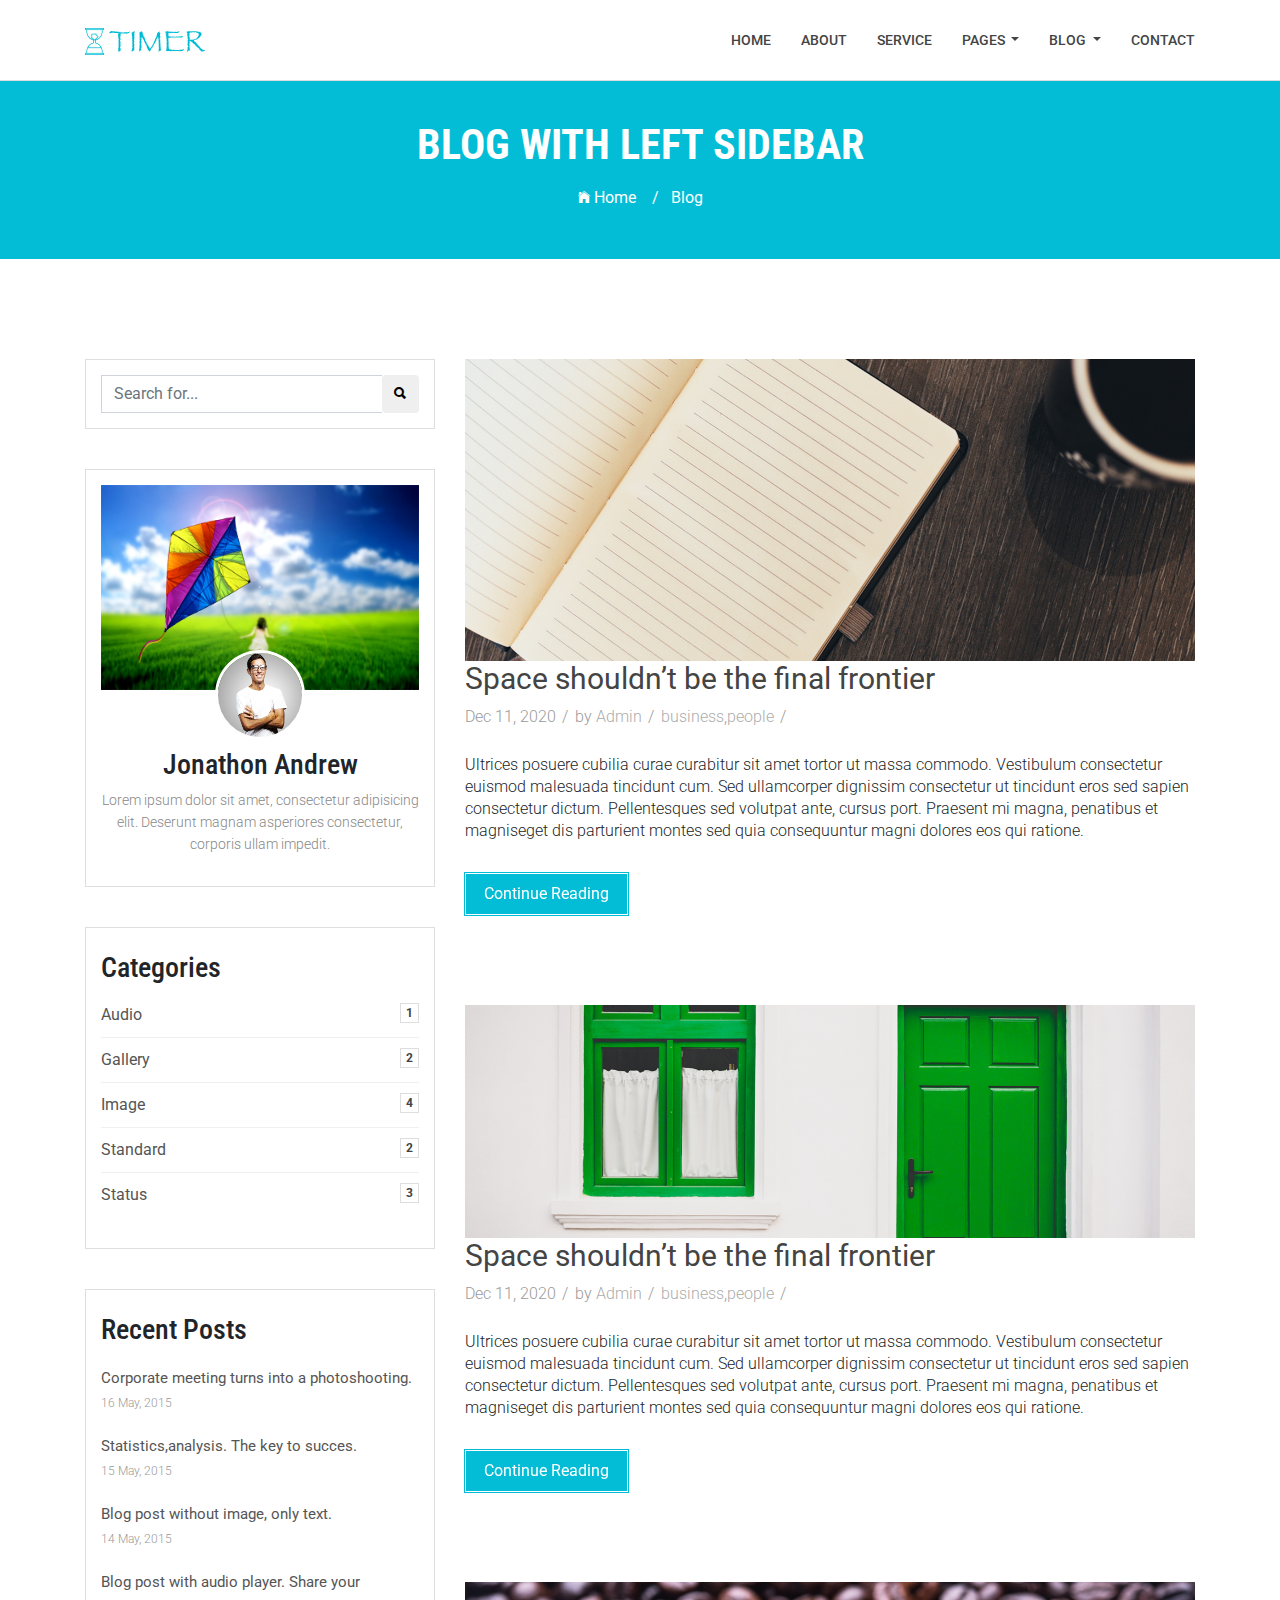
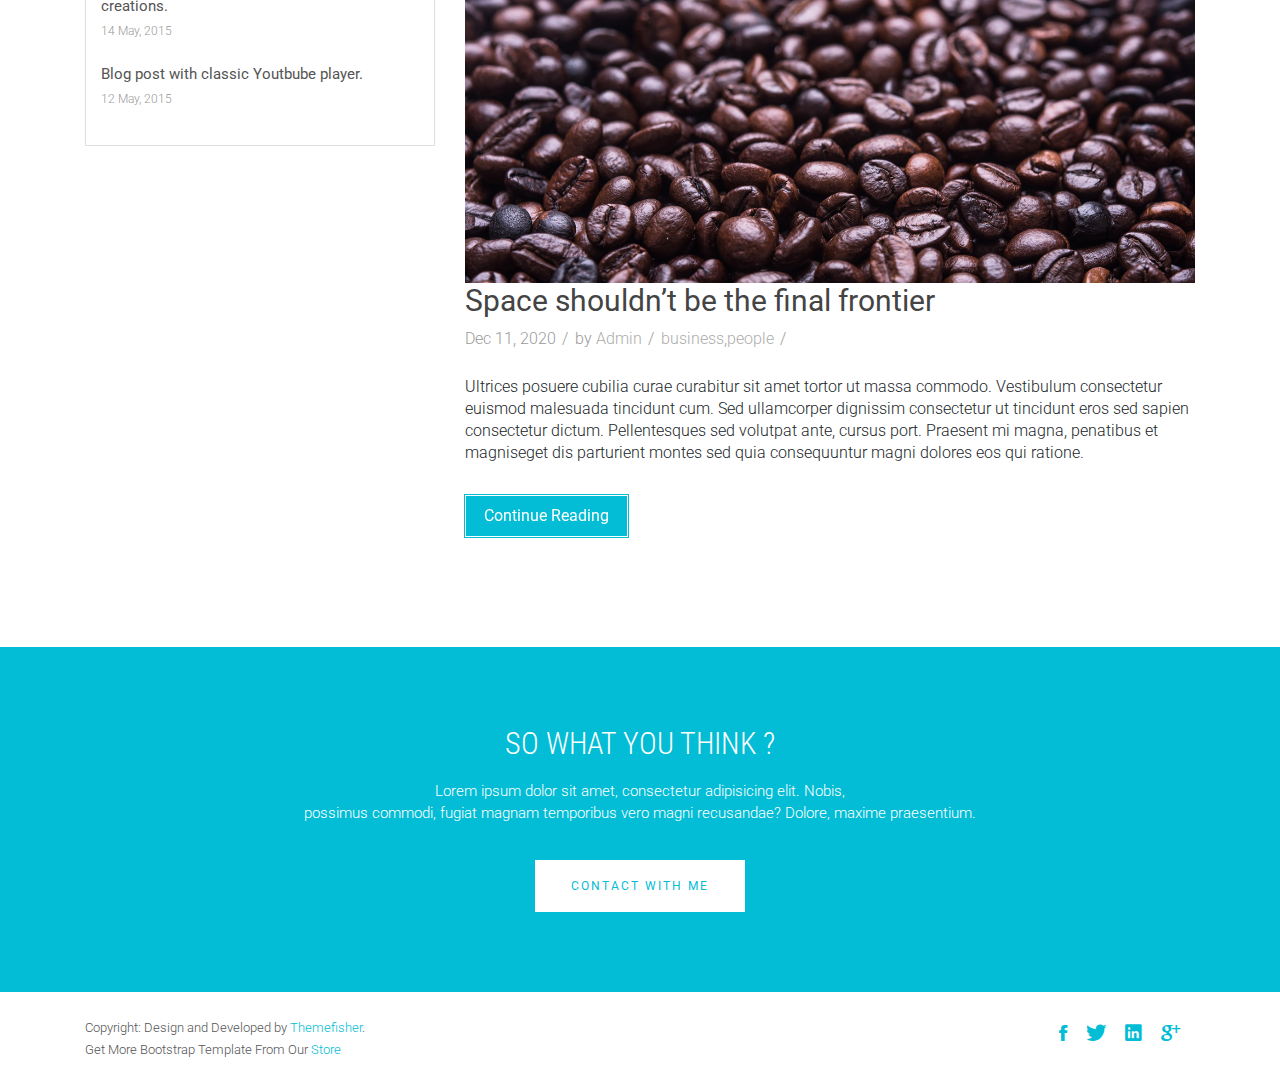
<file: theme/blog-left-sidebar.html>
<!DOCTYPE html>

<!--
 // WEBSITE: https://themefisher.com
 // TWITTER: https://twitter.com/themefisher
 // FACEBOOK: https://www.facebook.com/themefisher
 // GITHUB: https://github.com/themefisher/
-->

<html class="no-js">
    <head>
        <!-- Basic Page Needs
        ================================================== -->
        <meta charset="utf-8">
        <meta http-equiv="Content-Type" content="text/html; charset=utf-8">
        <link rel="icon" href="favicon.ico">
        <title>Timer Agency Template</title>
        <meta name="description" content="">
        <meta name="keywords" content="">
        <meta name="author" content="">
        <!-- Mobile Specific Metas
        ================================================== -->
        <meta name="format-detection" content="telephone=no">
        <meta name="viewport" content="width=device-width, initial-scale=1">

        
        <!-- Template CSS Files
        ================================================== -->
        <!-- Twitter Bootstrs CSS -->
        <link rel="stylesheet" href="plugins/bootstrap/bootstrap.min.css">
        <!-- Ionicons Fonts Css -->
        <link rel="stylesheet" href="plugins/ionicons/ionicons.min.css">
        <!-- animate css -->
        <link rel="stylesheet" href="plugins/animate-css/animate.css">
        <!-- Hero area slider css-->
        <link rel="stylesheet" href="plugins/slider/slider.css">
        <!-- slick slider -->
        <link rel="stylesheet" href="plugins/slick/slick.css">
        <!-- Fancybox -->
        <link rel="stylesheet" href="plugins/facncybox/jquery.fancybox.css">
        <!-- hover -->
        <link rel="stylesheet" href="plugins/hover/hover-min.css">
        <!-- template main css file -->
        <link rel="stylesheet" href="css/style.css">
    </head>
    <body>

<!--
        ==================================================
        Header Section Start
        ================================================== -->
<section class="top-bar animated-header">
    <div class="container">
        <div class="row">
            <div class="col-lg-12">
                <nav class="navbar navbar-expand-lg navbar-light bg-light">
                    <a class="navbar-brand" href="index.html">
                        <img src="../images/logo.png" alt="logo">
                    </a>
                    <button class="navbar-toggler" type="button" data-toggle="collapse" data-target="#navbarSupportedContent" aria-controls="navbarSupportedContent"
                        aria-expanded="false" aria-label="Toggle navigation">
                        <span class="navbar-toggler-icon"></span>
                    </button>

                    <div class="collapse navbar-collapse" id="navbarSupportedContent">
                        <ul class="navbar-nav ml-auto">
                            <li class="nav-item">
                                <a class="nav-link" href="index.html">Home
                                    <span class="sr-only">(current)</span>
                                </a>
                            </li>
                            <li class="nav-item">
                                <a class="nav-link" href="about.html">About</a>
                            </li>
                            <li class="nav-item">
                                <a class="nav-link" href="service.html">Service</a>
                            </li>
                            <li class="nav-item dropdown">
                                <a class="nav-link dropdown-toggle" href="#" id="navbarDropdown" role="button" data-toggle="dropdown" aria-haspopup="true"
                                    aria-expanded="false">
                                    Pages
                                </a>
                                <div class="dropdown-menu" aria-labelledby="navbarDropdown">
                                    <a class="dropdown-item" href="404.html">404 Page</a>
                                    <a class="dropdown-item" href="gallery.html">Gallery</a>
                                    <a class="dropdown-item" href="single-post.html">Single Post</a>
                                </div>
                            </li>
                            <li class="nav-item dropdown">
                                <a class="nav-link dropdown-toggle" href="#" id="navbarDropdown" role="button" data-toggle="dropdown" aria-haspopup="true"
                                    aria-expanded="false">
                                    Blog
                                </a>
                                <div class="dropdown-menu" aria-labelledby="navbarDropdown">
                                    <a class="dropdown-item" href="blog-fullwidth.html">Blog Full</a>
                                    <a class="dropdown-item" href="blog-left-sidebar.html">Blog Left sidebar</a>
                                    <a class="dropdown-item" href="blog-right-sidebar.html">Blog Right sidebar</a>
                                </div>
                            </li>
                            <li class="nav-item">
                                <a class="nav-link" href="contact.html">Contact</a>
                            </li>
                        </ul>
                    </div>
                </nav>
            </div>
        </div>
    </div>
</section>

        <!-- 
        ================================================== 
            Global Page Section Start
        ================================================== -->
        <section class="global-page-header">
            <div class="container">
                <div class="row">
                    <div class="col-md-12">
                        <div class="block">
                            <h2>Blog with left sidebar</h2>
                            <ol class="breadcrumb list-inline text-center">
                                <li class="list-inline-item">
                                    <a href="index.html">
                                        <i class="ion-ios-home"></i>
                                        Home  &nbsp; &nbsp;/
                                    </a>
                                </li>
                                <li class="active list-inline-item">Blog</li>
                            </ol>
                        </div>
                    </div>
                </div>
            </div>
        </section>


<!--=======================================
=            Blog Left sidebar            =
========================================-->

<section id="blog-full-width">
  <div class="container">
    <div class="row">
      <div class="col-md-4">
        <div class="sidebar">
          <div class="search widget">
            <form action="" method="get" class="searchform" role="search">
              <div class="input-group">
                <input type="text" class="form-control" placeholder="Search for...">
                <span class="input-group-btn">
                  <button class="btn btn-default" type="button"> <i class="ion-search"></i> </button>
                </span>
              </div><!-- /input-group -->
            </form>
          </div>
          <div class="author widget">
            <img class="img-fluid" src="images/author/author-bg.jpg">
            <div class="author-body text-center">
              <div class="author-img">
                <img src="images/author/author.jpg">
              </div>
              <div class="author-bio">
                <h3>Jonathon Andrew</h3>
                <p>Lorem ipsum dolor sit amet, consectetur adipisicing elit. Deserunt magnam asperiores consectetur,
                  corporis ullam impedit.</p>
              </div>
            </div>
          </div>
          <div class="categories widget">
            <h3 class="widget-head">Categories</h3>
            <ul>
              <li>
                <a href="">Audio</a> <span class="badge">1</span>
              </li>
              <li>
                <a href="">Gallery</a> <span class="badge">2</span>
              </li>
              <li>
                <a href="">Image</a> <span class="badge">4</span>
              </li>
              <li>
                <a href="">Standard</a> <span class="badge">2</span>
              </li>
              <li>
                <a href="">Status</a> <span class="badge">3</span>
              </li>
            </ul>
          </div>

          <div class="recent-post widget">
            <h3>Recent Posts</h3>
            <ul>
              <li>
                <a href="#">Corporate meeting turns into a photoshooting.</a><br>
                <time>16 May, 2015</time>
              </li>
              <li>
                <a href="#">Statistics,analysis. The key to succes.</a><br>
                <time>15 May, 2015</time>
              </li>
              <li>
                <a href="#">Blog post without image, only text.</a><br>
                <time>14 May, 2015</time>
              </li>
              <li>
                <a href="#">Blog post with audio player. Share your creations.</a><br>
                <time>14 May, 2015</time>
              </li>
              <li>
                <a href="#">Blog post with classic Youtbube player.</a><br>
                <time>12 May, 2015</time>
              </li>
            </ul>
          </div>
        </div>
      </div>
      <div class="col-md-8">
        <article class="wow fadeInDown" data-wow-delay=".3s" data-wow-duration="500ms">
          <div class="blog-post-image">
            <a href="post-fullwidth.html"><img class="img-fluid" src="images/blog/post-1.jpg" alt="" /></a>
          </div>
          <div class="blog-content">
            <h2 class="blogpost-title">
              <a href="post-fullwidth.html">Space shouldn’t be the final frontier</a>
            </h2>
            <div class="blog-meta">
              <span>Dec 11, 2020</span>
              <span>by <a href="">Admin</a></span>
              <span><a href="">business</a>,<a href="">people</a></span>
            </div>
            <p>Ultrices posuere cubilia curae curabitur sit amet tortor ut massa commodo. Vestibulum consectetur euismod
              malesuada tincidunt cum. Sed ullamcorper dignissim consectetur ut tincidunt eros sed sapien consectetur
              dictum. Pellentesques sed volutpat ante, cursus port. Praesent mi magna, penatibus et magniseget dis
              parturient montes sed quia consequuntur magni dolores eos qui ratione.
            </p>
            <a href="single-post.html" class="btn btn-dafault btn-details hvr-bounce-to-right">Continue Reading</a>
          </div>
        </article>
        <article class="wow fadeInDown" data-wow-delay=".5s" data-wow-duration="500ms">
          <div class="blog-post-image">
            <a href="post-fullwidth.html"><img class="img-fluid" src="images/blog/post-2.jpg" alt="" /></a>
          </div>
          <div class="blog-content">
            <h2 class="blogpost-title">
              <a href="post-fullwidth.html">Space shouldn’t be the final frontier</a>
            </h2>
            <div class="blog-meta">
              <span>Dec 11, 2020</span>
              <span>by <a href="">Admin</a></span>
              <span><a href="">business</a>,<a href="">people</a></span>
            </div>
            <p>Ultrices posuere cubilia curae curabitur sit amet tortor ut massa commodo. Vestibulum consectetur euismod
              malesuada tincidunt cum. Sed ullamcorper dignissim consectetur ut tincidunt eros sed sapien consectetur
              dictum. Pellentesques sed volutpat ante, cursus port. Praesent mi magna, penatibus et magniseget dis
              parturient montes sed quia consequuntur magni dolores eos qui ratione.
            </p>
            <a href="single-post.html" class="btn btn-dafault btn-details hvr-bounce-to-right">Continue Reading</a>
          </div>
        </article>
        <article class="wow fadeInDown" data-wow-delay=".7s" data-wow-duration="500ms">
          <div class="blog-post-image">
            <a href="post-fullwidth.html"><img class="img-fluid" src="images/blog/post-3.jpg" alt="" /></a>
          </div>
          <div class="blog-content">
            <h2 class="blogpost-title">
              <a href="post-fullwidth.html">Space shouldn’t be the final frontier</a>
            </h2>
            <div class="blog-meta">
              <span>Dec 11, 2020</span>
              <span>by <a href="">Admin</a></span>
              <span><a href="">business</a>,<a href="">people</a></span>
            </div>
            <p>Ultrices posuere cubilia curae curabitur sit amet tortor ut massa commodo. Vestibulum consectetur euismod
              malesuada tincidunt cum. Sed ullamcorper dignissim consectetur ut tincidunt eros sed sapien consectetur
              dictum. Pellentesques sed volutpat ante, cursus port. Praesent mi magna, penatibus et magniseget dis
              parturient montes sed quia consequuntur magni dolores eos qui ratione.
            </p>
            <a href="single-post.html" class="btn btn-dafault btn-details hvr-bounce-to-right">Continue Reading</a>
          </div>
        </article>
      </div>
    </div>
  </div>
</section>

<!--====  End of Blog Left sidebar  ====-->

            <!--
            ==================================================
            Call To Action Section Start
            ================================================== -->
            <section id="call-to-action">
                <div class="container">
                    <div class="row">
                        <div class="col-md-12">
                            <div class="block">
                                <h2 class="title wow fadeInDown" data-wow-delay=".3s" data-wow-duration="500ms">SO WHAT YOU THINK ?</h1>
                                <p class="wow fadeInDown" data-wow-delay=".5s" data-wow-duration="500ms">Lorem ipsum dolor sit amet, consectetur adipisicing elit. Nobis,<br>possimus commodi, fugiat magnam temporibus vero magni recusandae? Dolore, maxime praesentium.</p>
                                <a href="contact.html" class="btn btn-default btn-contact wow fadeInDown" data-wow-delay=".7s" data-wow-duration="500ms">Contact With Me</a>
                            </div>
                        </div>
                        
                    </div>
                </div>
            </section>

            <!--
            ==================================================
            Footer Section Start
            ================================================== -->
            <footer id="footer">
                <div class="container">
                    <div class="row content-justify-between">
                        <div class="col-md-8 col-12 text-center text-lg-left text-md-left">
                            <p class="copyright">Copyright: Design and Developed by <a href="http://www.Themefisher.com" target="_blank">Themefisher</a>. <br> 
                                Get More Bootstrap Template From Our 
                                <a href="https://themefisher.com/free-bootstrap-templates/" target="_blank">Store</a>
                            </p>
                        </div>
                        <div class="col-md-4 col-12">
                            <!-- Social Media -->
                            <ul class="social text-center text-md-right text-lg-right">
                                <li>
                                    <a href="http://wwww.fb.com/themefisher" class="Facebook">
                                        <i class="ion-social-facebook"></i>
                                    </a>
                                </li>
                                <li>
                                    <a href="http://wwww.twitter.com/themefisher" class="Twitter">
                                        <i class="ion-social-twitter"></i>
                                    </a>
                                </li>
                                <li>
                                    <a href="#" class="Linkedin">
                                        <i class="ion-social-linkedin"></i>
                                    </a>
                                </li>
                                <li>
                                    <a href="http://wwww.fb.com/themefisher" class="Google Plus">
                                        <i class="ion-social-googleplus"></i>
                                    </a>
                                </li>
                            </ul>
                        </div>
                    </div>
                </div>
            </footer> <!-- /#footer -->

	<!-- Template Javascript Files
	================================================== -->
	<!-- jquery -->
	<script src="plugins/jQurey/jquery.min.js"></script>
	<!-- Form Validation -->
    <script src="plugins/form-validation/jquery.form.js"></script> 
    <script src="plugins/form-validation/jquery.validate.min.js"></script>
	<!-- slick slider -->
	<script src="plugins/slick/slick.min.js"></script>
	<!-- bootstrap js -->
	<script src="plugins/bootstrap/bootstrap.min.js"></script>
	<!-- wow js -->
	<script src="plugins/wow-js/wow.min.js"></script>
	<!-- slider js -->
	<script src="plugins/slider/slider.js"></script>
	<!-- Fancybox -->
	<script src="plugins/facncybox/jquery.fancybox.js"></script>
	<!-- template main js -->
	<script src="js/main.js"></script>
 	</body>
</html>
</file>
<file: plugins/slider/slider.css>
/* -------------------------------- 

Primary style

-------------------------------- */


.cd-words-wrapper {
  display: inline-block;
  position: relative;
  text-align: left;
}
.cd-words-wrapper b {
  display: inline-block;
  position: absolute;
  white-space: nowrap;
  left: 0;
  top: 0;
}
.cd-words-wrapper b.is-visible {
  position: relative;
}
.no-js .cd-words-wrapper b {
  opacity: 0;
}
.no-js .cd-words-wrapper b.is-visible {
  opacity: 1;
}


xslide 

-------------------------------- */
.cd-headline.slide span {
  display: inline-block;
  padding: .2em 0;
}
.cd-headline.slide .cd-words-wrapper {
  overflow: hidden;
  vertical-align: top;
  width: auto!important;
}
.cd-headline.slide b {
  opacity: 0;
  top: .2em;
}
.cd-headline.slide b.is-visible {
  top: 0;
  opacity: 1;
  -webkit-animation: slide-in 0.6s;
  -moz-animation: slide-in 0.6s;
  animation: slide-in 0.6s;
}
.cd-headline.slide b.is-hidden {
  -webkit-animation: slide-out 0.6s;
  -moz-animation: slide-out 0.6s;
  animation: slide-out 0.6s;
}

@-webkit-keyframes slide-in {
  0% {
    opacity: 0;
    -webkit-transform: translateY(-100%);
  }
  60% {
    opacity: 1;
    -webkit-transform: translateY(20%);
  }
  100% {
    opacity: 1;
    -webkit-transform: translateY(0);
  }
}
@-moz-keyframes slide-in {
  0% {
    opacity: 0;
    -moz-transform: translateY(-100%);
  }
  60% {
    opacity: 1;
    -moz-transform: translateY(20%);
  }
  100% {
    opacity: 1;
    -moz-transform: translateY(0);
  }
}
@keyframes slide-in {
  0% {
    opacity: 0;
    -webkit-transform: translateY(-100%);
    -moz-transform: translateY(-100%);
    -ms-transform: translateY(-100%);
    -o-transform: translateY(-100%);
    transform: translateY(-100%);
  }
  60% {
    opacity: 1;
    -webkit-transform: translateY(20%);
    -moz-transform: translateY(20%);
    -ms-transform: translateY(20%);
    -o-transform: translateY(20%);
    transform: translateY(20%);
  }
  100% {
    opacity: 1;
    -webkit-transform: translateY(0);
    -moz-transform: translateY(0);
    -ms-transform: translateY(0);
    -o-transform: translateY(0);
    transform: translateY(0);
  }
}
@-webkit-keyframes slide-out {
  0% {
    opacity: 1;
    -webkit-transform: translateY(0);
  }
  60% {
    opacity: 0;
    -webkit-transform: translateY(120%);
  }
  100% {
    opacity: 0;
    -webkit-transform: translateY(100%);
  }
}
@-moz-keyframes slide-out {
  0% {
    opacity: 1;
    -moz-transform: translateY(0);
  }
  60% {
    opacity: 0;
    -moz-transform: translateY(120%);
  }
  100% {
    opacity: 0;
    -moz-transform: translateY(100%);
  }
}
@keyframes slide-out {
  0% {
    opacity: 1;
    -webkit-transform: translateY(0);
    -moz-transform: translateY(0);
    -ms-transform: translateY(0);
    -o-transform: translateY(0);
    transform: translateY(0);
  }
  60% {
    opacity: 0;
    -webkit-transform: translateY(120%);
    -moz-transform: translateY(120%);
    -ms-transform: translateY(120%);
    -o-transform: translateY(120%);
    transform: translateY(120%);
  }
  100% {
    opacity: 0;
    -webkit-transform: translateY(100%);
    -moz-transform: translateY(100%);
    -ms-transform: translateY(100%);
    -o-transform: translateY(100%);
    transform: translateY(100%);
  }
}
/* --------------------------------
</file>
<file: css/style.css>
/**
 * WEBSITE: https://themefisher.com
 * TWITTER: https://twitter.com/themefisher
 * FACEBOOK: https://www.facebook.com/themefisher
 * GITHUB: https://github.com/themefisher/
 */

@import url(http://fonts.googleapis.com/css?family=Roboto:400,300,100,500,700);
@import url(http://fonts.googleapis.com/css?family=Roboto+Condensed:400,300,700);
@import url(http://fonts.googleapis.com/css?family=Glegoo);
body {
  font-family: "Roboto", sans-serif;
}

h1, h2, h3, h4, h5, h6 {
  font-family: "Roboto Condensed", sans-serif;
}

h2 {
  font-size: 26px;
}

p {
  font-family: "Roboto", sans-serif;
  line-height: 22px;
  font-size: 16px;
  font-weight: 300;
}

body {
  background: #ffffff;
}

ul {
  padding-left: 0;
}
ul li {
  list-style: none;
}

a:hover {
  text-decoration: none;
}

.section-heading {
  text-align: center;
  margin-bottom: 65px;
}
.section-heading p {
  font-size: 14px;
  font-weight: 300;
  color: #727272;
  line-height: 20px;
}

.title {
  font-size: 30px;
  line-height: 1.1;
  font-weight: 300;
  color: #333;
  text-transform: uppercase;
  margin-bottom: 20px;
}

.subtitle {
  font-size: 24px;
  font-weight: 600;
  margin-bottom: 18px;
  text-transform: uppercase;
}

.subtitle-des {
  color: #727272;
  font-size: 14px;
  margin-bottom: 35px;
  font-weight: 300;
}

.pages {
  padding: 80px 0 40px;
}

.moduler {
  padding: 140px 0;
}

.social-share li {
  display: inline-block;
  margin: 3px 1px;
}
.social-share a {
  font-size: 20px;
  color: #fff;
  background: #02bdd5;
  padding: 4px 10px;
  display: inline-block;
}

.fancybox-close {
  background: url("../images/icons/close.png") no-repeat scroll 0 0 transparent;
  height: 50px;
  right: 0;
  top: 0;
  width: 50px;
}

.fancybox-next span {
  background: url("../images/icons/right.png") no-repeat scroll center center #009ee3;
  height: 50px;
  width: 50px;
  right: 0;
}

.fancybox-prev span {
  background: url("../images/icons/left.png") no-repeat scroll center center #009ee3;
  height: 50px;
  width: 50px;
  left: 0;
}

.fancybox-title {
  padding: 15px 8px;
}
.fancybox-title h3 {
  font-size: 15px;
  margin: 0;
}

.global-page-header {
  background-attachment: fixed;
  background-size: cover;
  padding: 120px 0 25px 0;
  position: relative;
  background: #02bdd5;
  color: #fff;
}
.global-page-header h2 {
  font-size: 42px;
  font-weight: bold;
  color: #fff;
  text-transform: uppercase;
}
.global-page-header .breadcrumb {
  background: none;
  font-size: 16px;
  padding: 8px 0;
  display: block;
}
.global-page-header .breadcrumb .active, .global-page-header .breadcrumb li a {
  color: #fff;
}
.global-page-header .block {
  position: relative;
  z-index: 9;
  text-align: center;
}

.works-fit {
  padding: 40px 0;
}
.works-fit figure .buttons {
  left: 14%;
}

.company-description {
  margin-top: 80px;
}
.company-description .block h3 {
  margin-top: 0;
}
.company-description .block p {
  color: #727272;
}

/*=== MEDIA QUERY ===*/
.top-bar {
  position: fixed;
  top: 0;
  width: 100%;
  background: #fff;
  color: #fff;
  transition: all 0.2s ease-out 0s;
  padding: 15px 0;
  box-shadow: 0 0 3px 0 rgba(0, 0, 0, 0.1);
  border-bottom: 1px solid #dedede;
  z-index: 10;
}
.top-bar.animated-header {
  padding: 20px 0;
  background: #fff;
  box-shadow: none;
}

.navbar {
  border: 0;
  border-radius: 0;
  margin-bottom: 0;
  padding: 0;
}
.navbar.bg-light {
  background: #fff !important;
}
.navbar .nav-item .nav-link {
  color: #444 !important;
  font-size: 14px;
  font-weight: 500;
  transition: 0.3s all;
  text-transform: uppercase;
  padding: 5px 15px;
  display: block;
}
.navbar .nav-item .nav-link:hover {
  color: #02bdd5 !important;
}
.navbar .nav-item:last-child .nav-link {
  padding-right: 0;
}

.dropdown-menu {
  background: #222222;
  border: 0;
  border-radius: 0;
  padding: 15px;
  box-shadow: none;
  display: block;
  opacity: 0;
  z-index: 1;
  visibility: hidden;
  transform: scale(0.8);
  transition: visibility 500ms, opacity 500ms, transform 500ms cubic-bezier(0.43, 0.26, 0.11, 0.99);
}
@media (max-width: 991px) {
  .dropdown-menu {
    display: none;
    opacity: unset;
    visibility: unset;
    transform: scale(1);
  }
}
.dropdown-item {
  color: #fff;
  display: block;
  font-size: 14px;
  font-weight: 500;
  line-height: normal;
  text-decoration: none;
  padding: 8px 0;
  transition: 0.3s all;
}
.dropdown-item:not(:last-child) {
  border-bottom: 1px solid rgba(0, 0, 0, 0.1);
}
.dropdown-item:hover {
  color: #02bdd5 !important;
  background: transparent;
}
.dropdown:hover .dropdown-menu {
  opacity: 1;
  visibility: visible;
  transform: scale(1);
}

#hero-area {
  background: url("../images/slider.jpg") no-repeat 50%;
  background-size: cover;
  background-attachment: fixed;
  padding: 230px 0;
  color: #fff;
  box-shadow: 0 0 8px rgba(0, 0, 0, 0.3);
  position: relative;
}
#hero-area:before {
  content: "";
  z-index: 9;
  background: rgba(255, 255, 255, 0.78);
  position: absolute;
  top: 0;
  left: 0;
  right: 0;
  bottom: 0;
}
#hero-area .block {
  position: relative;
  z-index: 9;
}
#hero-area h1 {
  font-size: 40px;
  line-height: 50px;
  color: #333;
  font-weight: 700;
  margin-bottom: 15px;
  text-transform: uppercase;
}
#hero-area h2 {
  font-size: 18px;
  font-weight: 300;
  margin-bottom: 38px;
  line-height: 27px;
  text-transform: uppercase;
  color: #666;
  font-family: "Roboto", sans-serif;
  margin-top: 25px;
}
#hero-area .btn {
  background: #414141;
  border: none;
  color: #fff;
  padding: 20px 35px;
  margin-top: 30px;
  font-size: 16px;
  font-size: 13px;
  line-height: 1em;
  text-transform: uppercase;
  letter-spacing: normal;
  border-radius: 0;
}

#call-to-action {
  background: #02bdd5;
  background-size: cover;
  background-attachment: fixed;
  padding: 80px 0;
  text-align: center;
  position: relative;
  color: #fff;
}
#call-to-action .block {
  position: relative;
  z-index: 9;
  color: #fff;
}
#call-to-action .block h2 {
  margin-bottom: 15px;
  color: #fff;
}
#call-to-action .block p {
  font-size: 15px;
  font-weight: 300;
  font-family: "Roboto", sans-serif;
  margin-top: 20px;
}
#call-to-action .block .btn-contact {
  background: #fff;
  border: 2px solid #fff;
  color: #02bdd5;
  padding: 15px 34px;
  margin-top: 20px;
  font-size: 12px;
  letter-spacing: 2px;
  text-transform: uppercase;
  border-radius: 0;
  transition: all linear 0.2s;
}
#call-to-action .block .btn-contact i {
  margin-right: 10px;
}
#call-to-action .block .btn-contact:hover {
  color: #fff;
  background: #02bdd5;
}

#about {
  padding: 110px 0;
}
#about .block {
  padding: 10px 0px 0 0px;
}
#about .block h2 {
  font-size: 24px;
  font-weight: 600;
  margin-bottom: 30px;
  text-transform: uppercase;
}
#about .block p {
  color: #727272;
  font-size: 16px;
  line-height: 28px;
  margin-bottom: 35px;
}
#about .block img {
  max-width: 100%;
  height: auto;
  padding: 0;
  margin: 0;
}

.about-feature {
  margin-top: 50px;
}
.about-feature .block {
  color: #fff;
  padding: 85px 65px;
  float: left;
}
.about-feature .block p {
  font-weight: 300;
}
.about-feature .about-feature-1 {
  background: #02bdd5;
}
.about-feature .about-feature-2 {
  background: #00B0C7;
}
.about-feature .about-feature-3 {
  background: #00A6BB;
}

.works {
  padding: 80px 0;
  background: #FCFCFC;
}
.works .block {
  position: relative;
  z-index: 99;
}
.works .block:hover .img-overly .overly {
  opacity: 1;
}
.works .block h4 {
  padding: 20px 15px;
  margin-top: 0;
  color: #666;
}
.works .block .img-overly {
  position: relative;
  background: rgba(0, 0, 0, 0.85);
}
.works .block .img-overly img {
  border-radius: 0;
}
.works .block .img-overly .overly {
  background: rgba(57, 181, 74, 0.9);
  position: absolute;
  top: 0;
  right: 0;
  left: 0;
  bottom: 0;
  opacity: 0;
  transition: 0.3s all;
}
.works .block .img-overly .overly a {
  position: absolute;
  top: 45%;
  left: 22%;
}
.works .block .img-overly .overly a i {
  font-size: 30px;
  color: #fff;
}

figure {
  background: #fff;
  margin-bottom: 45px;
  box-shadow: 0 2px 5px 0 rgba(0, 0, 0, 0.04), 0 2px 10px 0 rgba(0, 0, 0, 0.06);
}
figure .img-wrapper {
  position: relative;
  overflow: hidden;
}
figure img {
  transform: scale3d(1, 1, 1);
  transition: transform 400ms;
}
figure:hover img {
  transform: scale3d(1.2, 1.2, 1);
}
figure:hover .overlay {
  opacity: 1;
}
figure:hover .overlay .buttons a {
  transform: scale3d(1, 1, 1);
}
figure .overlay {
  position: absolute;
  top: 0;
  left: 0;
  right: 0;
  bottom: 0;
  padding: 10px;
  text-align: center;
  background: rgba(0, 0, 0, 0.7);
  opacity: 0;
  transition: opacity 400ms;
}
figure .overlay a {
  display: inline-block;
  color: #fff;
  padding: 10px 23px;
  line-height: 1;
  border: 1px solid #fff;
  border-radius: 0px;
  margin: 4px;
  transform: scale3d(0, 0, 0);
  transition: all 400ms;
}
figure .overlay a:hover {
  text-decoration: none;
}
figure .overlay:hover a {
  transform: scale3d(1, 1, 1);
}
figure .buttons {
  margin-top: 40%;
  text-align: center;
  transform: translateY(-50%);
  display: inline-block;
}
figure .buttons a:hover {
  background: #02bdd5;
  border-color: #02bdd5;
}
figure .buttons a:focus {
  text-decoration: none;
}
figure figcaption {
  padding: 20px 25px;
  margin-top: 0;
  color: #666;
}
figure figcaption h4 {
  margin: 0;
}
figure figcaption h4 a {
  color: #02bdd5;
}
figure figcaption p {
  font-size: 14px;
  margin-bottom: 0;
  margin-top: 5px;
}

#feature {
  padding: 80px 0;
}
#feature .media {
  margin: 0px 0 70px 0;
}
#feature .media .media-left {
  padding-right: 25px;
}
#feature h3 {
  color: #222222;
  font-size: 18px;
  text-transform: uppercase;
  text-align: center;
  margin-bottom: 20px;
  margin: 0px 0px 15px;
  font-weight: 400;
}
#feature p {
  line-height: 25px;
  font-size: 14px;
  color: #777777;
}
#feature .icon {
  text-decoration: none;
  color: #fff;
  background-color: #02bdd5;
  height: 100px;
  text-align: center;
  width: 100px;
  font-size: 50px;
  line-height: 100px;
  overflow: hidden;
  -webkit-border-radius: 50%;
  -moz-border-radius: 50%;
  -ms-border-radius: 50%;
  -o-border-radius: 50%;
  text-shadow: #00a4ba 1px 1px, #00a4ba 2px 2px, #00a4ba 3px 3px, #00a4ba 4px 4px, #00a4ba 5px 5px, #00a4ba 6px 6px, #00a4ba 7px 7px, #00a4ba 8px 8px, #00a4ba 9px 9px, #00a4ba 10px 10px, #00a4ba 11px 11px, #00a4ba 12px 12px, #00a4ba 13px 13px, #00a4ba 14px 14px, #00a4ba 15px 15px, #00a4ba 16px 16px, #00a4ba 17px 17px, #00a4ba 18px 18px, #00a4ba 19px 19px, #00a4ba 20px 20px, #00a4ba 21px 21px, #00a4ba 22px 22px, #00a4ba 23px 23px, #00a4ba 24px 24px, #00a4ba 25px 25px, #00a4ba 26px 26px, #00a4ba 27px 27px, #00a4ba 28px 28px, #00a4ba 29px 29px, #00a4ba 30px 30px, #00a4ba 31px 31px, #00a4ba 32px 32px, #00a4ba 33px 33px, #00a4ba 34px 34px, #00a4ba 35px 35px, #00a4ba 36px 36px, #00a4ba 37px 37px, #00a4ba 38px 38px, #00a4ba 39px 39px, #00a4ba 40px 40px, #00a4ba 41px 41px, #00a4ba 42px 42px, #00a4ba 43px 43px, #00a4ba 44px 44px, #00a4ba 45px 45px, #00a4ba 46px 46px, #00a4ba 47px 47px, #00a4ba 48px 48px, #00a4ba 49px 49px, #00a4ba 50px 50px, #00a4ba 51px 51px, #00a4ba 52px 52px, #00a4ba 53px 53px, #00a4ba 54px 54px, #00a4ba 55px 55px, #00a4ba 56px 56px, #00a4ba 57px 57px, #00a4ba 58px 58px, #00a4ba 59px 59px, #00a4ba 60px 60px, #00a4ba 61px 61px, #00a4ba 62px 62px, #00a4ba 63px 63px, #00a4ba 64px 64px, #00a4ba 65px 65px, #00a4ba 66px 66px, #00a4ba 67px 67px, #00a4ba 68px 68px, #00a4ba 69px 69px, #00a4ba 70px 70px, #00a4ba 71px 71px, #00a4ba 72px 72px, #00a4ba 73px 73px, #00a4ba 74px 74px, #00a4ba 75px 75px, #00a4ba 76px 76px, #00a4ba 77px 77px, #00a4ba 78px 78px, #00a4ba 79px 79px, #00a4ba 80px 80px, #00a4ba 81px 81px, #00a4ba 82px 82px, #00a4ba 83px 83px, #00a4ba 84px 84px, #00a4ba 85px 85px, #00a4ba 86px 86px, #00a4ba 87px 87px, #00a4ba 88px 88px, #00a4ba 89px 89px, #00a4ba 90px 90px, #00a4ba 91px 91px, #00a4ba 92px 92px, #00a4ba 93px 93px, #00a4ba 94px 94px, #00a4ba 95px 95px, #00a4ba 96px 96px, #00a4ba 97px 97px, #00a4ba 98px 98px, #00a4ba 99px 99px, #00a4ba 100px 100px;
}

.wrapper_404 h1 {
  font-size: 200px;
  color: #02bdd5;
  line-height: 1;
}
.wrapper_404 h2 {
  font-size: 50px;
  margin-top: 0;
}
.wrapper_404 .btn-home {
  background: #414141;
  border: none;
  color: #fff;
  padding: 20px 35px;
  margin-top: 10px;
  font-size: 16px;
  font-size: 13px;
  line-height: 1em;
  text-transform: uppercase;
  letter-spacing: normal;
  border-radius: 0;
  transition: all linear 0.2s;
}

#blog-full-width {
  padding: 40px 0 80px;
}

article {
  padding: 30px 0;
}

.blog-content h2 {
  font-family: "Roboto", sans-serif;
}
.blog-content h2 a {
  color: #444;
  font-weight: 400;
  font-size: 30px;
}
.blog-content .blog-meta {
  color: #9a9a9a;
  font-weight: 300;
  margin-bottom: 25px;
}
.blog-content .blog-meta span:after {
  content: "/";
  padding: 0 3px 0 6px;
}
.blog-content .blog-meta a {
  color: #acacac;
}
.blog-content .blog-meta p {
  margin-top: 20px;
}
.blog-content .btn-details {
  color: #02bdd5;
  padding: 0;
  background: #02bdd5;
  color: #fff;
  padding: 8px 18px;
  border-radius: 0;
  margin-top: 15px;
  border: 1px solid #fff;
  box-shadow: 0px 0px 0px 1px #02bdd5;
}

.blog-post-image {
  margin-top: 30px;
}

.sidebar {
  padding-top: 60px;
}
.sidebar .widget {
  margin-bottom: 40px;
  padding: 15px;
  border: 1px solid #dedede;
}
.sidebar .widget h3 {
  margin-top: 8px;
}
.sidebar .search input.form-control {
  border-right: 0;
  border-radius: 0;
  box-shadow: inset 0 0px 0px rgba(0, 0, 0, 0.075);
}
.sidebar .search button {
  border-left: 0;
}
.sidebar .search button:hover {
  background: transparent;
}
.sidebar .author .author-img img {
  width: 90px;
  border-radius: 100%;
  margin-top: -40px;
  border: 3px solid #fff;
}
.sidebar .author .author-bio p {
  font-size: 14px;
  color: #888;
}
.sidebar .categories ul li {
  border-bottom: 1px solid #f0f0f0;
  padding: 10px 0;
  list-style: none;
}
.sidebar .categories ul li span.badge {
  float: right;
  background: transparent;
  color: #444;
  border: 1px solid #dedede;
  border-radius: 0;
}
.sidebar .categories ul li a {
  color: #555;
}
.sidebar .categories ul li:last-child {
  border-bottom: none;
}
.sidebar .recent-post ul li {
  margin: 20px 0;
}
.sidebar .recent-post ul li a {
  color: #555;
  font-size: 15px;
}
.sidebar .recent-post ul li a:hover {
  color: #02bdd5;
}
.sidebar .recent-post time {
  font-weight: 300;
  color: #999;
  font-size: 12px;
}

#clients {
  padding: 30px 0 60px;
}

.slick-slide:focus {
  outline: 0;
}

#contact-section {
  padding: 90px 0;
}
#contact-section .contact-form {
  margin-top: 42px;
}
#contact-section .contact-form .btn-send {
  color: #fff;
  outline: none;
  background: #02bdd5;
  transition: all linear 0.2s;
  border-color: #02bdd5;
  border-radius: 0;
}
#contact-section input {
  display: block;
  height: 40px;
  padding: 6px 12px;
  font-size: 13px;
  line-height: 1.428571429;
  background-color: #fff;
  background-image: none;
  border: 1px solid #ccc;
  border-radius: 4px;
  box-shadow: inset 0 1px 1px rgba(0, 0, 0, 0.075);
  transition: border-color ease-in-out 0.15s, box-shadow ease-in-out 0.15s;
  border-radius: 1px;
  border: 1px solid rgba(111, 121, 122, 0.3);
  box-shadow: none;
  -webkit-box-shadow: none;
}
#contact-section textarea {
  display: block;
  border-radius: 0;
  width: 100%;
  padding: 6px 12px;
  font-size: 14px;
  line-height: 1.42857143;
  color: #555555;
  background-color: #fff;
  background-image: none;
  border: 1px solid #cccccc;
  box-shadow: none;
  transition: border-color ease-in-out 0.15s, box-shadow ease-in-out 0.15s;
}
#contact-section .address, #contact-section .email, #contact-section .phone {
  text-align: center;
  background: #F7F7F7;
  padding: 20px 0 40px 0;
  margin-bottom: 20px;
}
#contact-section .address i, #contact-section .email i, #contact-section .phone i {
  font-size: 45px;
  color: #02bdd5;
}
#contact-section .address h5, #contact-section .email h5, #contact-section .phone h5 {
  font-size: 16px;
  line-height: 1.4;
}
#contact-section .address-details {
  padding-top: 70px;
}

#map-canvas {
  width: 100%;
  height: 350px;
  background-color: #CCC;
}

.error {
  padding: 10px;
  color: #D8000C;
  border-radius: 2px;
  font-size: 14px;
  background-color: #FFBABA;
}

.success {
  background-color: #6cb670;
  border-radius: 2px;
  color: #fff;
  font-size: 14px;
  padding: 10px;
}

#error, #success {
  display: none;
  margin-bottom: 10px;
}

.gallery {
  padding: 100px;
}
.gallery figure .buttons {
  left: 40%;
}

.portfolio-meta span {
  margin: 5px 10px;
  font-weight: 300;
}
.portfolio-meta span a {
  color: #fff;
}

.single-post {
  padding: 80px 0 20px;
}
.single-post .post-content {
  padding: 40px 0;
}
.single-post .post-content ol li, .single-post .post-content ul li {
  color: #666;
}
.single-post .media {
  border: 1px solid #dedede;
  padding: 30px 20px;
}
.single-post .media .media-body a {
  color: #02bdd5;
  font-size: 12px;
}
.single-post .media .media {
  border: none;
}
.single-post .comments {
  margin-top: 40px;
}
.single-post .post-comment {
  margin-top: 40px;
}
.single-post .post-comment h3 {
  margin-bottom: 15px;
}
.single-post .post-comment .form-control {
  box-shadow: none;
  border-radius: 0;
}
.single-post .post-comment .btn-send {
  background: #02bdd5;
  color: #fff;
  border-radius: 0;
}

/* portfolio single */
.work-single {
  padding: 100px 0 20px;
}
.work-single h3 {
  font-size: 30px;
  margin-bottom: 25px;
}
.work-single-image {
  margin-bottom: 35px;
}
.work-single-content p {
  margin-bottom: 30px;
}
.work-single blockquote {
  margin-bottom: 30px;
  padding: 30px 25px;
  background: #eae9ec;
  color: #848484;
}
.work-single-sidebar {
  background: #eae9ec;
  margin: 70px 0 50px;
  position: -webkit-sticky;
  position: sticky;
  top: 100px;
  padding: 30px 25px;
}
.work-single-sidebar h5 {
  margin-bottom: 8px;
}
.work-single-sidebar h6 {
  margin-bottom: 20px;
}

.btn-work {
  color: #fff;
  background: #02bdd5;
  border-radius: 0;
}

#product-showcase-banner {
  padding-top: 160px;
}
#product-showcase-banner .block {
  padding: 20px 0 20px 50px;
}
#product-showcase-banner .block h2 {
  font-size: 40px;
  color: #02bdd5;
  margin-bottom: 20px;
  margin-top: 0;
}
#product-showcase-banner .block p {
  color: #666;
  line-height: 25px;
}
#product-showcase-banner .block .buttons {
  margin-top: 25px;
}
#product-showcase-banner .block .buttons .btn {
  color: #fff;
  border: none;
  padding: 12px 40px;
  transition: 0.2s all;
  letter-spacing: 2px;
  font-size: 15px;
}
#product-showcase-banner .block .buttons .btn-demo {
  background: #5abd4f;
  margin-right: 8px;
  border-bottom: 3px solid #429E38;
}
#product-showcase-banner .block .buttons .btn-demo:hover {
  background: #429E38;
}
#product-showcase-banner .block .buttons .btn-buy {
  background: #00AEDA;
  border-bottom: 3px solid #0190B5;
}
#product-showcase-banner .block .buttons .btn-buy:hover {
  background: #0190B5;
}
#product-showcase-banner .block .buttons .btn-buy span {
  margin-right: 8px;
  font-weight: bold;
}

#product-description {
  padding-top: 80px;
}
#product-description .block {
  height: 400px;
  overflow: hidden;
  margin-top: 35px;
  border-bottom: 1px solid #dedede;
  padding-top: 30px;
  position: relative;
  webkit-transform: translateZ(0);
  transform: translateZ(0);
}
#product-description .block:hover img {
  transform: translateY(20px);
}
#product-description .block img {
  position: absolute;
  top: 10px;
  left: 0;
  transform: translateY(60px);
  transition: transform 0.35s cubic-bezier(0.645, 0.045, 0.355, 1);
}
#product-description .block .content {
  width: 60%;
  padding-top: 70px;
}
#product-description .block .content h3 {
  font-size: 32px;
  color: #5c5c5c;
}
#product-description .block .content p {
  color: #787f8c;
  line-height: 25px;
}

#related-items {
  padding: 60px 0 110px;
}
#related-items .title {
  border-bottom: 1px solid #dedede;
  padding: 10px 0;
  margin: 5px 15px 30px 15px;
  text-align: left;
  color: #777;
}
#related-items .product-details {
  margin-bottom: 0;
}
#related-items .block {
  position: relative;
  background: #fff;
  margin-bottom: 45px;
  box-shadow: 0 0px 1px rgba(0, 0, 0, 0.14);
}
#related-items .block:hover .img-overly .overly {
  opacity: 1;
}
#related-items .block h4 {
  padding: 20px 15px;
  margin-top: 0;
  color: #666;
}
#related-items .block h4 span {
  float: right;
  color: #02bdd5;
}
#related-items .block .img-overly {
  position: relative;
  background: rgba(0, 0, 0, 0.85);
}
#related-items .block .img-overly img {
  border-radius: 0;
}
#related-items .block .img-overly .overly {
  background: rgba(57, 181, 74, 0.9);
  position: absolute;
  top: 0;
  right: 0;
  left: 0;
  bottom: 0;
  opacity: 0;
  transition: 0.3s all;
}
#related-items .block .img-overly .overly a {
  position: absolute;
  top: 45%;
  left: 45%;
}
#related-items .block .img-overly .overly a i {
  font-size: 30px;
  color: #fff;
}

.service-page .service-parts .block {
  margin-bottom: 40px;
  text-align: center;
}
.service-page .service-parts .block i {
  font-size: 35px;
  color: #02bdd5;
}
.service-page .service-parts .block p {
  padding: 0 8px;
  font-size: 14px;
  color: #777;
  line-height: 1.7;
}

#team {
  margin: 50px 0;
}

.team-member {
  margin-top: 30px;
}
.team-member:hover .team-img img {
  opacity: 0.8;
}
.team-member .team-img {
  position: relative;
}
.team-member .team-img .team-pic {
  width: 100%;
}
.team-member .team_designation {
  font-size: 13px;
}
.team-member h3 {
  color: #02bdd5;
  margin-bottom: 0;
  font-size: 20px;
}
.team-member p {
  font-size: 14px;
}
.team-member .social-icons a {
  background: #02bdd5;
  color: #fff;
  padding: 4px 8px;
  display: inline-block;
  font-size: 15px;
}
.team-member .social-icons .facebook {
  padding: 4px 12px;
}

#footer {
  background: #fff;
  padding: 25px 0;
  color: #555;
}
#footer .copyright {
  font-size: 13px;
  margin-bottom: 0;
}
#footer .copyright a {
  color: #02bdd5;
}
#footer .social {
  text-align: right;
  margin-bottom: 0;
}
#footer .social li {
  display: inline-block;
  margin-right: 15px;
}
#footer .social li a {
  font-size: 22px;
  color: #02bdd5;
}

.cd-headline.slide .cd-words-wrapper {
  color: #02bdd5;
}

ul.social-icons {
  height: auto;
  overflow: hidden;
  list-style: none !important;
  margin-bottom: 10px;
}
ul.social-icons li {
  float: none;
  display: inline-block;
  height: 36px;
}

#copyright a:hover, #copyright nav .menu li a:hover {
  color: #e4e4e4 !important;
}
#copyright a {
  text-decoration: none;
}
#copyright a:hover {
  text-decoration: none;
}
/*# sourceMappingURL=style.css.map */
</file>
<file: theme/plugins/slider/slider.css>
/* -------------------------------- 

Primary style

-------------------------------- */


.cd-words-wrapper {
  display: inline-block;
  position: relative;
  text-align: left;
}
.cd-words-wrapper b {
  display: inline-block;
  position: absolute;
  white-space: nowrap;
  left: 0;
  top: 0;
}
.cd-words-wrapper b.is-visible {
  position: relative;
}
.no-js .cd-words-wrapper b {
  opacity: 0;
}
.no-js .cd-words-wrapper b.is-visible {
  opacity: 1;
}


xslide 

-------------------------------- */
.cd-headline.slide span {
  display: inline-block;
  padding: .2em 0;
}
.cd-headline.slide .cd-words-wrapper {
  overflow: hidden;
  vertical-align: top;
  width: auto!important;
}
.cd-headline.slide b {
  opacity: 0;
  top: .2em;
}
.cd-headline.slide b.is-visible {
  top: 0;
  opacity: 1;
  -webkit-animation: slide-in 0.6s;
  -moz-animation: slide-in 0.6s;
  animation: slide-in 0.6s;
}
.cd-headline.slide b.is-hidden {
  -webkit-animation: slide-out 0.6s;
  -moz-animation: slide-out 0.6s;
  animation: slide-out 0.6s;
}

@-webkit-keyframes slide-in {
  0% {
    opacity: 0;
    -webkit-transform: translateY(-100%);
  }
  60% {
    opacity: 1;
    -webkit-transform: translateY(20%);
  }
  100% {
    opacity: 1;
    -webkit-transform: translateY(0);
  }
}
@-moz-keyframes slide-in {
  0% {
    opacity: 0;
    -moz-transform: translateY(-100%);
  }
  60% {
    opacity: 1;
    -moz-transform: translateY(20%);
  }
  100% {
    opacity: 1;
    -moz-transform: translateY(0);
  }
}
@keyframes slide-in {
  0% {
    opacity: 0;
    -webkit-transform: translateY(-100%);
    -moz-transform: translateY(-100%);
    -ms-transform: translateY(-100%);
    -o-transform: translateY(-100%);
    transform: translateY(-100%);
  }
  60% {
    opacity: 1;
    -webkit-transform: translateY(20%);
    -moz-transform: translateY(20%);
    -ms-transform: translateY(20%);
    -o-transform: translateY(20%);
    transform: translateY(20%);
  }
  100% {
    opacity: 1;
    -webkit-transform: translateY(0);
    -moz-transform: translateY(0);
    -ms-transform: translateY(0);
    -o-transform: translateY(0);
    transform: translateY(0);
  }
}
@-webkit-keyframes slide-out {
  0% {
    opacity: 1;
    -webkit-transform: translateY(0);
  }
  60% {
    opacity: 0;
    -webkit-transform: translateY(120%);
  }
  100% {
    opacity: 0;
    -webkit-transform: translateY(100%);
  }
}
@-moz-keyframes slide-out {
  0% {
    opacity: 1;
    -moz-transform: translateY(0);
  }
  60% {
    opacity: 0;
    -moz-transform: translateY(120%);
  }
  100% {
    opacity: 0;
    -moz-transform: translateY(100%);
  }
}
@keyframes slide-out {
  0% {
    opacity: 1;
    -webkit-transform: translateY(0);
    -moz-transform: translateY(0);
    -ms-transform: translateY(0);
    -o-transform: translateY(0);
    transform: translateY(0);
  }
  60% {
    opacity: 0;
    -webkit-transform: translateY(120%);
    -moz-transform: translateY(120%);
    -ms-transform: translateY(120%);
    -o-transform: translateY(120%);
    transform: translateY(120%);
  }
  100% {
    opacity: 0;
    -webkit-transform: translateY(100%);
    -moz-transform: translateY(100%);
    -ms-transform: translateY(100%);
    -o-transform: translateY(100%);
    transform: translateY(100%);
  }
}
/* --------------------------------
</file>
<file: theme/css/style.css>
/**
 * WEBSITE: https://themefisher.com
 * TWITTER: https://twitter.com/themefisher
 * FACEBOOK: https://www.facebook.com/themefisher
 * GITHUB: https://github.com/themefisher/
 */

@import url(http://fonts.googleapis.com/css?family=Roboto:400,300,100,500,700);
@import url(http://fonts.googleapis.com/css?family=Roboto+Condensed:400,300,700);
@import url(http://fonts.googleapis.com/css?family=Glegoo);
body {
  font-family: "Roboto", sans-serif;
}

h1, h2, h3, h4, h5, h6 {
  font-family: "Roboto Condensed", sans-serif;
}

h2 {
  font-size: 26px;
}

p {
  font-family: "Roboto", sans-serif;
  line-height: 22px;
  font-size: 16px;
  font-weight: 300;
}

body {
  background: #ffffff;
}

ul {
  padding-left: 0;
}
ul li {
  list-style: none;
}

a:hover {
  text-decoration: none;
}

.section-heading {
  text-align: center;
  margin-bottom: 65px;
}
.section-heading p {
  font-size: 14px;
  font-weight: 300;
  color: #727272;
  line-height: 20px;
}

.title {
  font-size: 30px;
  line-height: 1.1;
  font-weight: 300;
  color: #333;
  text-transform: uppercase;
  margin-bottom: 20px;
}

.subtitle {
  font-size: 24px;
  font-weight: 600;
  margin-bottom: 18px;
  text-transform: uppercase;
}

.subtitle-des {
  color: #727272;
  font-size: 14px;
  margin-bottom: 35px;
  font-weight: 300;
}

.pages {
  padding: 80px 0 40px;
}

.moduler {
  padding: 140px 0;
}

.social-share li {
  display: inline-block;
  margin: 3px 1px;
}
.social-share a {
  font-size: 20px;
  color: #fff;
  background: #02bdd5;
  padding: 4px 10px;
  display: inline-block;
}

.fancybox-close {
  background: url("../images/icons/close.png") no-repeat scroll 0 0 transparent;
  height: 50px;
  right: 0;
  top: 0;
  width: 50px;
}

.fancybox-next span {
  background: url("../images/icons/right.png") no-repeat scroll center center #009ee3;
  height: 50px;
  width: 50px;
  right: 0;
}

.fancybox-prev span {
  background: url("../images/icons/left.png") no-repeat scroll center center #009ee3;
  height: 50px;
  width: 50px;
  left: 0;
}

.fancybox-title {
  padding: 15px 8px;
}
.fancybox-title h3 {
  font-size: 15px;
  margin: 0;
}

.global-page-header {
  background-attachment: fixed;
  background-size: cover;
  padding: 120px 0 25px 0;
  position: relative;
  background: #02bdd5;
  color: #fff;
}
.global-page-header h2 {
  font-size: 42px;
  font-weight: bold;
  color: #fff;
  text-transform: uppercase;
}
.global-page-header .breadcrumb {
  background: none;
  font-size: 16px;
  padding: 8px 0;
  display: block;
}
.global-page-header .breadcrumb .active, .global-page-header .breadcrumb li a {
  color: #fff;
}
.global-page-header .block {
  position: relative;
  z-index: 9;
  text-align: center;
}

.works-fit {
  padding: 40px 0;
}
.works-fit figure .buttons {
  left: 14%;
}

.company-description {
  margin-top: 80px;
}
.company-description .block h3 {
  margin-top: 0;
}
.company-description .block p {
  color: #727272;
}

/*=== MEDIA QUERY ===*/
.top-bar {
  position: fixed;
  top: 0;
  width: 100%;
  background: #fff;
  color: #fff;
  transition: all 0.2s ease-out 0s;
  padding: 15px 0;
  box-shadow: 0 0 3px 0 rgba(0, 0, 0, 0.1);
  border-bottom: 1px solid #dedede;
  z-index: 10;
}
.top-bar.animated-header {
  padding: 20px 0;
  background: #fff;
  box-shadow: none;
}

.navbar {
  border: 0;
  border-radius: 0;
  margin-bottom: 0;
  padding: 0;
}
.navbar.bg-light {
  background: #fff !important;
}
.navbar .nav-item .nav-link {
  color: #444 !important;
  font-size: 14px;
  font-weight: 500;
  transition: 0.3s all;
  text-transform: uppercase;
  padding: 5px 15px;
  display: block;
}
.navbar .nav-item .nav-link:hover {
  color: #02bdd5 !important;
}
.navbar .nav-item:last-child .nav-link {
  padding-right: 0;
}

.dropdown-menu {
  background: #222222;
  border: 0;
  border-radius: 0;
  padding: 15px;
  box-shadow: none;
  display: block;
  opacity: 0;
  z-index: 1;
  visibility: hidden;
  transform: scale(0.8);
  transition: visibility 500ms, opacity 500ms, transform 500ms cubic-bezier(0.43, 0.26, 0.11, 0.99);
}
@media (max-width: 991px) {
  .dropdown-menu {
    display: none;
    opacity: unset;
    visibility: unset;
    transform: scale(1);
  }
}
.dropdown-item {
  color: #fff;
  display: block;
  font-size: 14px;
  font-weight: 500;
  line-height: normal;
  text-decoration: none;
  padding: 8px 0;
  transition: 0.3s all;
}
.dropdown-item:not(:last-child) {
  border-bottom: 1px solid rgba(0, 0, 0, 0.1);
}
.dropdown-item:hover {
  color: #02bdd5 !important;
  background: transparent;
}
.dropdown:hover .dropdown-menu {
  opacity: 1;
  visibility: visible;
  transform: scale(1);
}

#hero-area {
  background: url("../images/slider.jpg") no-repeat 50%;
  background-size: cover;
  background-attachment: fixed;
  padding: 230px 0;
  color: #fff;
  box-shadow: 0 0 8px rgba(0, 0, 0, 0.3);
  position: relative;
}
#hero-area:before {
  content: "";
  z-index: 9;
  background: rgba(255, 255, 255, 0.78);
  position: absolute;
  top: 0;
  left: 0;
  right: 0;
  bottom: 0;
}
#hero-area .block {
  position: relative;
  z-index: 9;
}
#hero-area h1 {
  font-size: 40px;
  line-height: 50px;
  color: #333;
  font-weight: 700;
  margin-bottom: 15px;
  text-transform: uppercase;
}
#hero-area h2 {
  font-size: 18px;
  font-weight: 300;
  margin-bottom: 38px;
  line-height: 27px;
  text-transform: uppercase;
  color: #666;
  font-family: "Roboto", sans-serif;
  margin-top: 25px;
}
#hero-area .btn {
  background: #414141;
  border: none;
  color: #fff;
  padding: 20px 35px;
  margin-top: 30px;
  font-size: 16px;
  font-size: 13px;
  line-height: 1em;
  text-transform: uppercase;
  letter-spacing: normal;
  border-radius: 0;
}

#call-to-action {
  background: #02bdd5;
  background-size: cover;
  background-attachment: fixed;
  padding: 80px 0;
  text-align: center;
  position: relative;
  color: #fff;
}
#call-to-action .block {
  position: relative;
  z-index: 9;
  color: #fff;
}
#call-to-action .block h2 {
  margin-bottom: 15px;
  color: #fff;
}
#call-to-action .block p {
  font-size: 15px;
  font-weight: 300;
  font-family: "Roboto", sans-serif;
  margin-top: 20px;
}
#call-to-action .block .btn-contact {
  background: #fff;
  border: 2px solid #fff;
  color: #02bdd5;
  padding: 15px 34px;
  margin-top: 20px;
  font-size: 12px;
  letter-spacing: 2px;
  text-transform: uppercase;
  border-radius: 0;
  transition: all linear 0.2s;
}
#call-to-action .block .btn-contact i {
  margin-right: 10px;
}
#call-to-action .block .btn-contact:hover {
  color: #fff;
  background: #02bdd5;
}

#about {
  padding: 110px 0;
}
#about .block {
  padding: 10px 20px 0 20px;
}
#about .block h2 {
  font-size: 24px;
  font-weight: 600;
  margin-bottom: 30px;
  text-transform: uppercase;
}
#about .block p {
  color: #727272;
  font-size: 16px;
  line-height: 28px;
  margin-bottom: 35px;
}
#about .block img {
  max-width: 100%;
  height: auto;
  padding: 0;
  margin: 0;
}

.about-feature {
  margin-top: 50px;
}
.about-feature .block {
  color: #fff;
  padding: 85px 65px;
  float: left;
}
.about-feature .block p {
  font-weight: 300;
}
.about-feature .about-feature-1 {
  background: #02bdd5;
}
.about-feature .about-feature-2 {
  background: #00B0C7;
}
.about-feature .about-feature-3 {
  background: #00A6BB;
}

.works {
  padding: 80px 0;
  background: #FCFCFC;
}
.works .block {
  position: relative;
  z-index: 99;
}
.works .block:hover .img-overly .overly {
  opacity: 1;
}
.works .block h4 {
  padding: 20px 15px;
  margin-top: 0;
  color: #666;
}
.works .block .img-overly {
  position: relative;
  background: rgba(0, 0, 0, 0.85);
}
.works .block .img-overly img {
  border-radius: 0;
}
.works .block .img-overly .overly {
  background: rgba(57, 181, 74, 0.9);
  position: absolute;
  top: 0;
  right: 0;
  left: 0;
  bottom: 0;
  opacity: 0;
  transition: 0.3s all;
}
.works .block .img-overly .overly a {
  position: absolute;
  top: 45%;
  left: 22%;
}
.works .block .img-overly .overly a i {
  font-size: 30px;
  color: #fff;
}

figure {
  background: #fff;
  margin-bottom: 45px;
  box-shadow: 0 2px 5px 0 rgba(0, 0, 0, 0.04), 0 2px 10px 0 rgba(0, 0, 0, 0.06);
}
figure .img-wrapper {
  position: relative;
  overflow: hidden;
}
figure img {
  transform: scale3d(1, 1, 1);
  transition: transform 400ms;
}
figure:hover img {
  transform: scale3d(1.2, 1.2, 1);
}
figure:hover .overlay {
  opacity: 1;
}
figure:hover .overlay .buttons a {
  transform: scale3d(1, 1, 1);
}
figure .overlay {
  position: absolute;
  top: 0;
  left: 0;
  right: 0;
  bottom: 0;
  padding: 10px;
  text-align: center;
  background: rgba(0, 0, 0, 0.7);
  opacity: 0;
  transition: opacity 400ms;
}
figure .overlay a {
  display: inline-block;
  color: #fff;
  padding: 10px 23px;
  line-height: 1;
  border: 1px solid #fff;
  border-radius: 0px;
  margin: 4px;
  transform: scale3d(0, 0, 0);
  transition: all 400ms;
}
figure .overlay a:hover {
  text-decoration: none;
}
figure .overlay:hover a {
  transform: scale3d(1, 1, 1);
}
figure .buttons {
  margin-top: 40%;
  text-align: center;
  transform: translateY(-50%);
  display: inline-block;
}
figure .buttons a:hover {
  background: #02bdd5;
  border-color: #02bdd5;
}
figure .buttons a:focus {
  text-decoration: none;
}
figure figcaption {
  padding: 20px 25px;
  margin-top: 0;
  color: #666;
}
figure figcaption h4 {
  margin: 0;
}
figure figcaption h4 a {
  color: #02bdd5;
}
figure figcaption p {
  font-size: 14px;
  margin-bottom: 0;
  margin-top: 5px;
}

#feature {
  padding: 80px 0;
}
#feature .media {
  margin: 0px 0 70px 0;
}
#feature .media .media-left {
  padding-right: 25px;
}
#feature h3 {
  color: #222222;
  font-size: 18px;
  text-transform: uppercase;
  text-align: center;
  margin-bottom: 20px;
  margin: 0px 0px 15px;
  font-weight: 400;
}
#feature p {
  line-height: 25px;
  font-size: 14px;
  color: #777777;
}
#feature .icon {
  text-decoration: none;
  color: #fff;
  background-color: #02bdd5;
  height: 100px;
  text-align: center;
  width: 100px;
  font-size: 50px;
  line-height: 100px;
  overflow: hidden;
  -webkit-border-radius: 50%;
  -moz-border-radius: 50%;
  -ms-border-radius: 50%;
  -o-border-radius: 50%;
  text-shadow: #00a4ba 1px 1px, #00a4ba 2px 2px, #00a4ba 3px 3px, #00a4ba 4px 4px, #00a4ba 5px 5px, #00a4ba 6px 6px, #00a4ba 7px 7px, #00a4ba 8px 8px, #00a4ba 9px 9px, #00a4ba 10px 10px, #00a4ba 11px 11px, #00a4ba 12px 12px, #00a4ba 13px 13px, #00a4ba 14px 14px, #00a4ba 15px 15px, #00a4ba 16px 16px, #00a4ba 17px 17px, #00a4ba 18px 18px, #00a4ba 19px 19px, #00a4ba 20px 20px, #00a4ba 21px 21px, #00a4ba 22px 22px, #00a4ba 23px 23px, #00a4ba 24px 24px, #00a4ba 25px 25px, #00a4ba 26px 26px, #00a4ba 27px 27px, #00a4ba 28px 28px, #00a4ba 29px 29px, #00a4ba 30px 30px, #00a4ba 31px 31px, #00a4ba 32px 32px, #00a4ba 33px 33px, #00a4ba 34px 34px, #00a4ba 35px 35px, #00a4ba 36px 36px, #00a4ba 37px 37px, #00a4ba 38px 38px, #00a4ba 39px 39px, #00a4ba 40px 40px, #00a4ba 41px 41px, #00a4ba 42px 42px, #00a4ba 43px 43px, #00a4ba 44px 44px, #00a4ba 45px 45px, #00a4ba 46px 46px, #00a4ba 47px 47px, #00a4ba 48px 48px, #00a4ba 49px 49px, #00a4ba 50px 50px, #00a4ba 51px 51px, #00a4ba 52px 52px, #00a4ba 53px 53px, #00a4ba 54px 54px, #00a4ba 55px 55px, #00a4ba 56px 56px, #00a4ba 57px 57px, #00a4ba 58px 58px, #00a4ba 59px 59px, #00a4ba 60px 60px, #00a4ba 61px 61px, #00a4ba 62px 62px, #00a4ba 63px 63px, #00a4ba 64px 64px, #00a4ba 65px 65px, #00a4ba 66px 66px, #00a4ba 67px 67px, #00a4ba 68px 68px, #00a4ba 69px 69px, #00a4ba 70px 70px, #00a4ba 71px 71px, #00a4ba 72px 72px, #00a4ba 73px 73px, #00a4ba 74px 74px, #00a4ba 75px 75px, #00a4ba 76px 76px, #00a4ba 77px 77px, #00a4ba 78px 78px, #00a4ba 79px 79px, #00a4ba 80px 80px, #00a4ba 81px 81px, #00a4ba 82px 82px, #00a4ba 83px 83px, #00a4ba 84px 84px, #00a4ba 85px 85px, #00a4ba 86px 86px, #00a4ba 87px 87px, #00a4ba 88px 88px, #00a4ba 89px 89px, #00a4ba 90px 90px, #00a4ba 91px 91px, #00a4ba 92px 92px, #00a4ba 93px 93px, #00a4ba 94px 94px, #00a4ba 95px 95px, #00a4ba 96px 96px, #00a4ba 97px 97px, #00a4ba 98px 98px, #00a4ba 99px 99px, #00a4ba 100px 100px;
}

.wrapper_404 h1 {
  font-size: 200px;
  color: #02bdd5;
  line-height: 1;
}
.wrapper_404 h2 {
  font-size: 50px;
  margin-top: 0;
}
.wrapper_404 .btn-home {
  background: #414141;
  border: none;
  color: #fff;
  padding: 20px 35px;
  margin-top: 10px;
  font-size: 16px;
  font-size: 13px;
  line-height: 1em;
  text-transform: uppercase;
  letter-spacing: normal;
  border-radius: 0;
  transition: all linear 0.2s;
}

#blog-full-width {
  padding: 40px 0 80px;
}

article {
  padding: 30px 0;
}

.blog-content h2 {
  font-family: "Roboto", sans-serif;
}
.blog-content h2 a {
  color: #444;
  font-weight: 400;
  font-size: 30px;
}
.blog-content .blog-meta {
  color: #9a9a9a;
  font-weight: 300;
  margin-bottom: 25px;
}
.blog-content .blog-meta span:after {
  content: "/";
  padding: 0 3px 0 6px;
}
.blog-content .blog-meta a {
  color: #acacac;
}
.blog-content .blog-meta p {
  margin-top: 20px;
}
.blog-content .btn-details {
  color: #02bdd5;
  padding: 0;
  background: #02bdd5;
  color: #fff;
  padding: 8px 18px;
  border-radius: 0;
  margin-top: 15px;
  border: 1px solid #fff;
  box-shadow: 0px 0px 0px 1px #02bdd5;
}

.blog-post-image {
  margin-top: 30px;
}

.sidebar {
  padding-top: 60px;
}
.sidebar .widget {
  margin-bottom: 40px;
  padding: 15px;
  border: 1px solid #dedede;
}
.sidebar .widget h3 {
  margin-top: 8px;
}
.sidebar .search input.form-control {
  border-right: 0;
  border-radius: 0;
  box-shadow: inset 0 0px 0px rgba(0, 0, 0, 0.075);
}
.sidebar .search button {
  border-left: 0;
}
.sidebar .search button:hover {
  background: transparent;
}
.sidebar .author .author-img img {
  width: 90px;
  border-radius: 100%;
  margin-top: -40px;
  border: 3px solid #fff;
}
.sidebar .author .author-bio p {
  font-size: 14px;
  color: #888;
}
.sidebar .categories ul li {
  border-bottom: 1px solid #f0f0f0;
  padding: 10px 0;
  list-style: none;
}
.sidebar .categories ul li span.badge {
  float: right;
  background: transparent;
  color: #444;
  border: 1px solid #dedede;
  border-radius: 0;
}
.sidebar .categories ul li a {
  color: #555;
}
.sidebar .categories ul li:last-child {
  border-bottom: none;
}
.sidebar .recent-post ul li {
  margin: 20px 0;
}
.sidebar .recent-post ul li a {
  color: #555;
  font-size: 15px;
}
.sidebar .recent-post ul li a:hover {
  color: #02bdd5;
}
.sidebar .recent-post time {
  font-weight: 300;
  color: #999;
  font-size: 12px;
}

#clients {
  padding: 30px 0 60px;
}

.slick-slide:focus {
  outline: 0;
}

#contact-section {
  padding: 90px 0;
}
#contact-section .contact-form {
  margin-top: 42px;
}
#contact-section .contact-form .btn-send {
  color: #fff;
  outline: none;
  background: #02bdd5;
  transition: all linear 0.2s;
  border-color: #02bdd5;
  border-radius: 0;
}
#contact-section input {
  display: block;
  height: 40px;
  padding: 6px 12px;
  font-size: 13px;
  line-height: 1.428571429;
  background-color: #fff;
  background-image: none;
  border: 1px solid #ccc;
  border-radius: 4px;
  box-shadow: inset 0 1px 1px rgba(0, 0, 0, 0.075);
  transition: border-color ease-in-out 0.15s, box-shadow ease-in-out 0.15s;
  border-radius: 1px;
  border: 1px solid rgba(111, 121, 122, 0.3);
  box-shadow: none;
  -webkit-box-shadow: none;
}
#contact-section textarea {
  display: block;
  border-radius: 0;
  width: 100%;
  padding: 6px 12px;
  font-size: 14px;
  line-height: 1.42857143;
  color: #555555;
  background-color: #fff;
  background-image: none;
  border: 1px solid #cccccc;
  box-shadow: none;
  transition: border-color ease-in-out 0.15s, box-shadow ease-in-out 0.15s;
}
#contact-section .address, #contact-section .email, #contact-section .phone {
  text-align: center;
  background: #F7F7F7;
  padding: 20px 0 40px 0;
  margin-bottom: 20px;
}
#contact-section .address i, #contact-section .email i, #contact-section .phone i {
  font-size: 45px;
  color: #02bdd5;
}
#contact-section .address h5, #contact-section .email h5, #contact-section .phone h5 {
  font-size: 16px;
  line-height: 1.4;
}
#contact-section .address-details {
  padding-top: 70px;
}

#map-canvas {
  width: 100%;
  height: 350px;
  background-color: #CCC;
}

.error {
  padding: 10px;
  color: #D8000C;
  border-radius: 2px;
  font-size: 14px;
  background-color: #FFBABA;
}

.success {
  background-color: #6cb670;
  border-radius: 2px;
  color: #fff;
  font-size: 14px;
  padding: 10px;
}

#error, #success {
  display: none;
  margin-bottom: 10px;
}

.gallery {
  padding: 100px;
}
.gallery figure .buttons {
  left: 40%;
}

.portfolio-meta span {
  margin: 5px 10px;
  font-weight: 300;
}
.portfolio-meta span a {
  color: #fff;
}

.single-post {
  padding: 80px 0 20px;
}
.single-post .post-content {
  padding: 40px 0;
}
.single-post .post-content ol li, .single-post .post-content ul li {
  color: #666;
}
.single-post .media {
  border: 1px solid #dedede;
  padding: 30px 20px;
}
.single-post .media .media-body a {
  color: #02bdd5;
  font-size: 12px;
}
.single-post .media .media {
  border: none;
}
.single-post .comments {
  margin-top: 40px;
}
.single-post .post-comment {
  margin-top: 40px;
}
.single-post .post-comment h3 {
  margin-bottom: 15px;
}
.single-post .post-comment .form-control {
  box-shadow: none;
  border-radius: 0;
}
.single-post .post-comment .btn-send {
  background: #02bdd5;
  color: #fff;
  border-radius: 0;
}

/* portfolio single */
.work-single {
  padding: 100px 0 20px;
}
.work-single h3 {
  font-size: 30px;
  margin-bottom: 25px;
}
.work-single-image {
  margin-bottom: 35px;
}
.work-single-content p {
  margin-bottom: 30px;
}
.work-single blockquote {
  margin-bottom: 30px;
  padding: 30px 25px;
  background: #eae9ec;
  color: #848484;
}
.work-single-sidebar {
  background: #eae9ec;
  margin: 70px 0 50px;
  position: -webkit-sticky;
  position: sticky;
  top: 100px;
  padding: 30px 25px;
}
.work-single-sidebar h5 {
  margin-bottom: 8px;
}
.work-single-sidebar h6 {
  margin-bottom: 20px;
}

.btn-work {
  color: #fff;
  background: #02bdd5;
  border-radius: 0;
}

#product-showcase-banner {
  padding-top: 160px;
}
#product-showcase-banner .block {
  padding: 20px 0 20px 50px;
}
#product-showcase-banner .block h2 {
  font-size: 40px;
  color: #02bdd5;
  margin-bottom: 20px;
  margin-top: 0;
}
#product-showcase-banner .block p {
  color: #666;
  line-height: 25px;
}
#product-showcase-banner .block .buttons {
  margin-top: 25px;
}
#product-showcase-banner .block .buttons .btn {
  color: #fff;
  border: none;
  padding: 12px 40px;
  transition: 0.2s all;
  letter-spacing: 2px;
  font-size: 15px;
}
#product-showcase-banner .block .buttons .btn-demo {
  background: #5abd4f;
  margin-right: 8px;
  border-bottom: 3px solid #429E38;
}
#product-showcase-banner .block .buttons .btn-demo:hover {
  background: #429E38;
}
#product-showcase-banner .block .buttons .btn-buy {
  background: #00AEDA;
  border-bottom: 3px solid #0190B5;
}
#product-showcase-banner .block .buttons .btn-buy:hover {
  background: #0190B5;
}
#product-showcase-banner .block .buttons .btn-buy span {
  margin-right: 8px;
  font-weight: bold;
}

#product-description {
  padding-top: 80px;
}
#product-description .block {
  height: 400px;
  overflow: hidden;
  margin-top: 35px;
  border-bottom: 1px solid #dedede;
  padding-top: 30px;
  position: relative;
  webkit-transform: translateZ(0);
  transform: translateZ(0);
}
#product-description .block:hover img {
  transform: translateY(20px);
}
#product-description .block img {
  position: absolute;
  top: 10px;
  left: 0;
  transform: translateY(60px);
  transition: transform 0.35s cubic-bezier(0.645, 0.045, 0.355, 1);
}
#product-description .block .content {
  width: 60%;
  padding-top: 70px;
}
#product-description .block .content h3 {
  font-size: 32px;
  color: #5c5c5c;
}
#product-description .block .content p {
  color: #787f8c;
  line-height: 25px;
}

#related-items {
  padding: 60px 0 110px;
}
#related-items .title {
  border-bottom: 1px solid #dedede;
  padding: 10px 0;
  margin: 5px 15px 30px 15px;
  text-align: left;
  color: #777;
}
#related-items .product-details {
  margin-bottom: 0;
}
#related-items .block {
  position: relative;
  background: #fff;
  margin-bottom: 45px;
  box-shadow: 0 0px 1px rgba(0, 0, 0, 0.14);
}
#related-items .block:hover .img-overly .overly {
  opacity: 1;
}
#related-items .block h4 {
  padding: 20px 15px;
  margin-top: 0;
  color: #666;
}
#related-items .block h4 span {
  float: right;
  color: #02bdd5;
}
#related-items .block .img-overly {
  position: relative;
  background: rgba(0, 0, 0, 0.85);
}
#related-items .block .img-overly img {
  border-radius: 0;
}
#related-items .block .img-overly .overly {
  background: rgba(57, 181, 74, 0.9);
  position: absolute;
  top: 0;
  right: 0;
  left: 0;
  bottom: 0;
  opacity: 0;
  transition: 0.3s all;
}
#related-items .block .img-overly .overly a {
  position: absolute;
  top: 45%;
  left: 45%;
}
#related-items .block .img-overly .overly a i {
  font-size: 30px;
  color: #fff;
}

.service-page .service-parts .block {
  margin-bottom: 40px;
  text-align: center;
}
.service-page .service-parts .block i {
  font-size: 35px;
  color: #02bdd5;
}
.service-page .service-parts .block p {
  padding: 0 8px;
  font-size: 14px;
  color: #777;
  line-height: 1.7;
}

#team {
  margin: 50px 0;
}

.team-member {
  margin-top: 30px;
}
.team-member:hover .team-img img {
  opacity: 0.8;
}
.team-member .team-img {
  position: relative;
}
.team-member .team-img .team-pic {
  width: 100%;
}
.team-member .team_designation {
  font-size: 13px;
}
.team-member h3 {
  color: #02bdd5;
  margin-bottom: 0;
  font-size: 20px;
}
.team-member p {
  font-size: 14px;
}
.team-member .social-icons a {
  background: #02bdd5;
  color: #fff;
  padding: 4px 8px;
  display: inline-block;
  font-size: 15px;
}
.team-member .social-icons .facebook {
  padding: 4px 12px;
}

#footer {
  background: #fff;
  padding: 25px 0;
  color: #555;
}
#footer .copyright {
  font-size: 13px;
  margin-bottom: 0;
}
#footer .copyright a {
  color: #02bdd5;
}
#footer .social {
  text-align: right;
  margin-bottom: 0;
}
#footer .social li {
  display: inline-block;
  margin-right: 15px;
}
#footer .social li a {
  font-size: 22px;
  color: #02bdd5;
}

.cd-headline.slide .cd-words-wrapper {
  color: #02bdd5;
}

ul.social-icons {
  height: auto;
  overflow: hidden;
  list-style: none !important;
  margin-bottom: 10px;
}
ul.social-icons li {
  float: none;
  display: inline-block;
  height: 36px;
}

#copyright a:hover, #copyright nav .menu li a:hover {
  color: #e4e4e4 !important;
}
#copyright a {
  text-decoration: none;
}
#copyright a:hover {
  text-decoration: none;
}
/*# sourceMappingURL=style.css.map */
</file>
